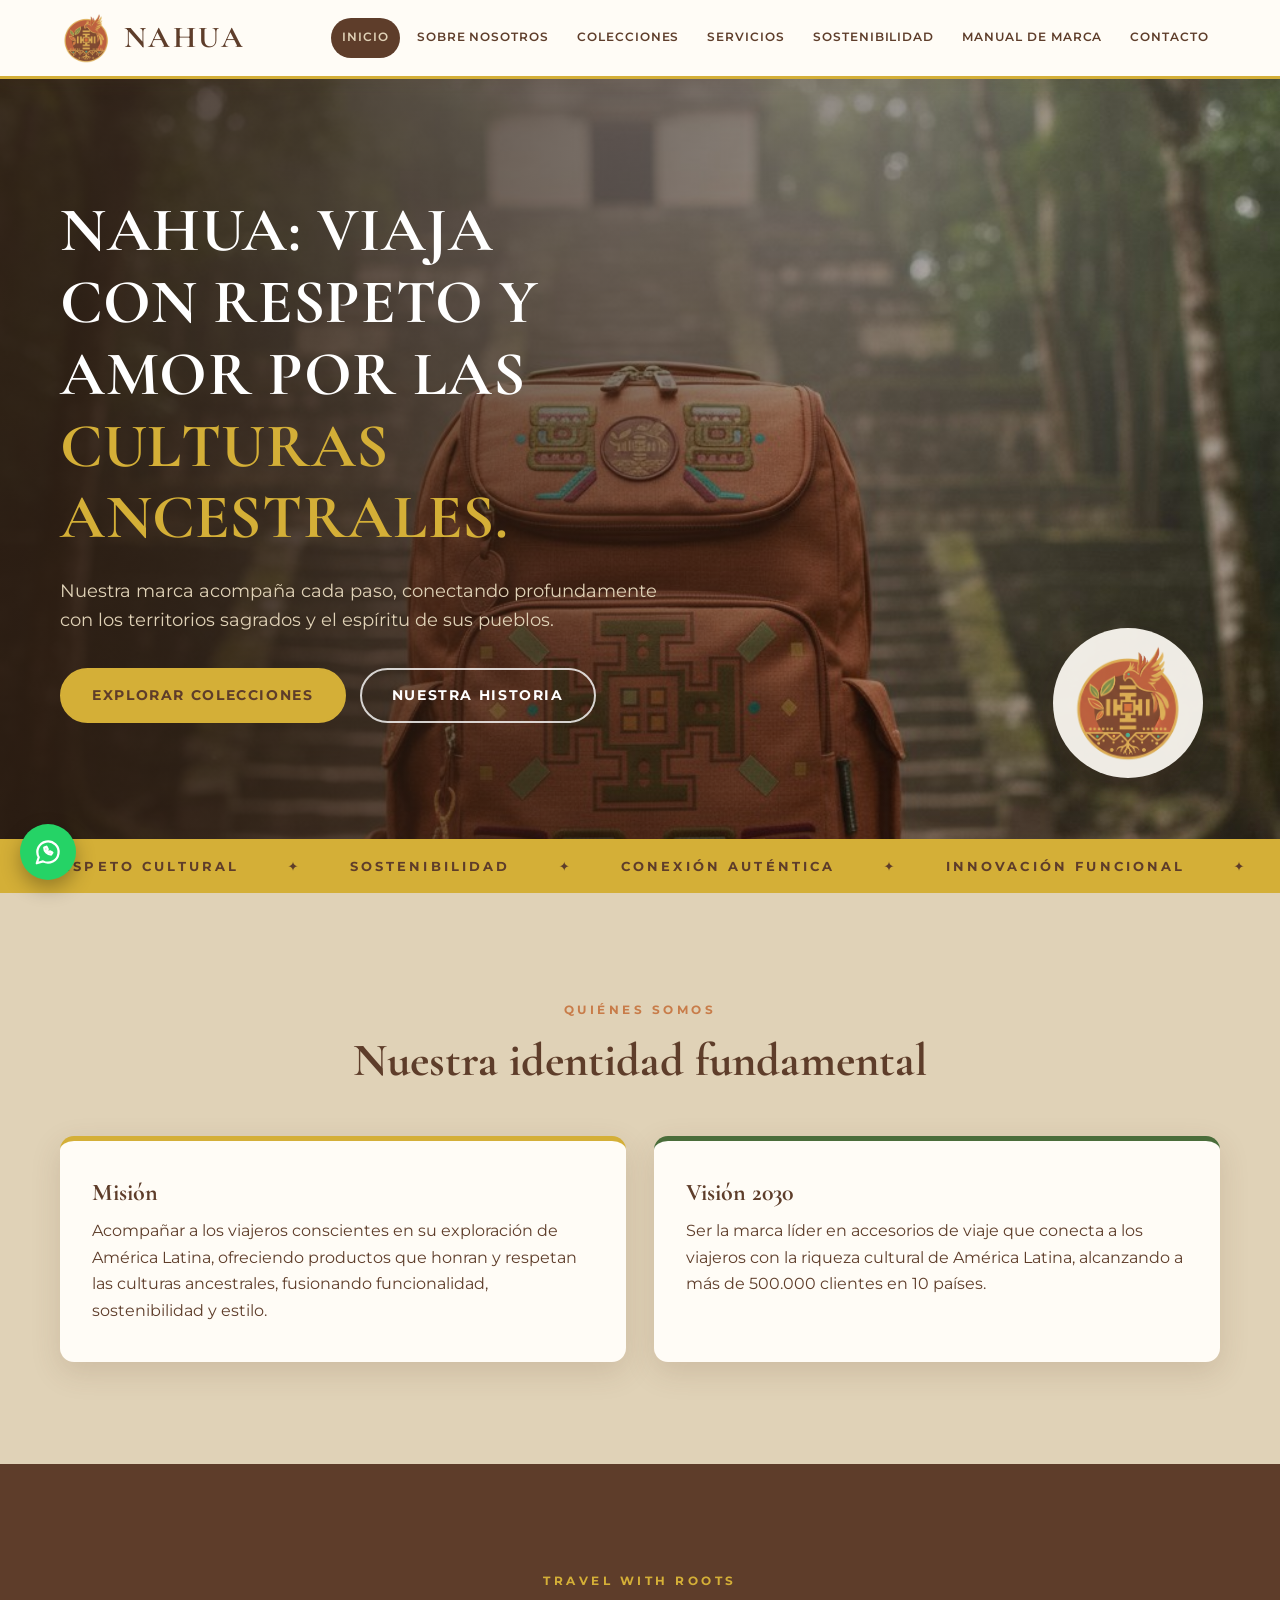
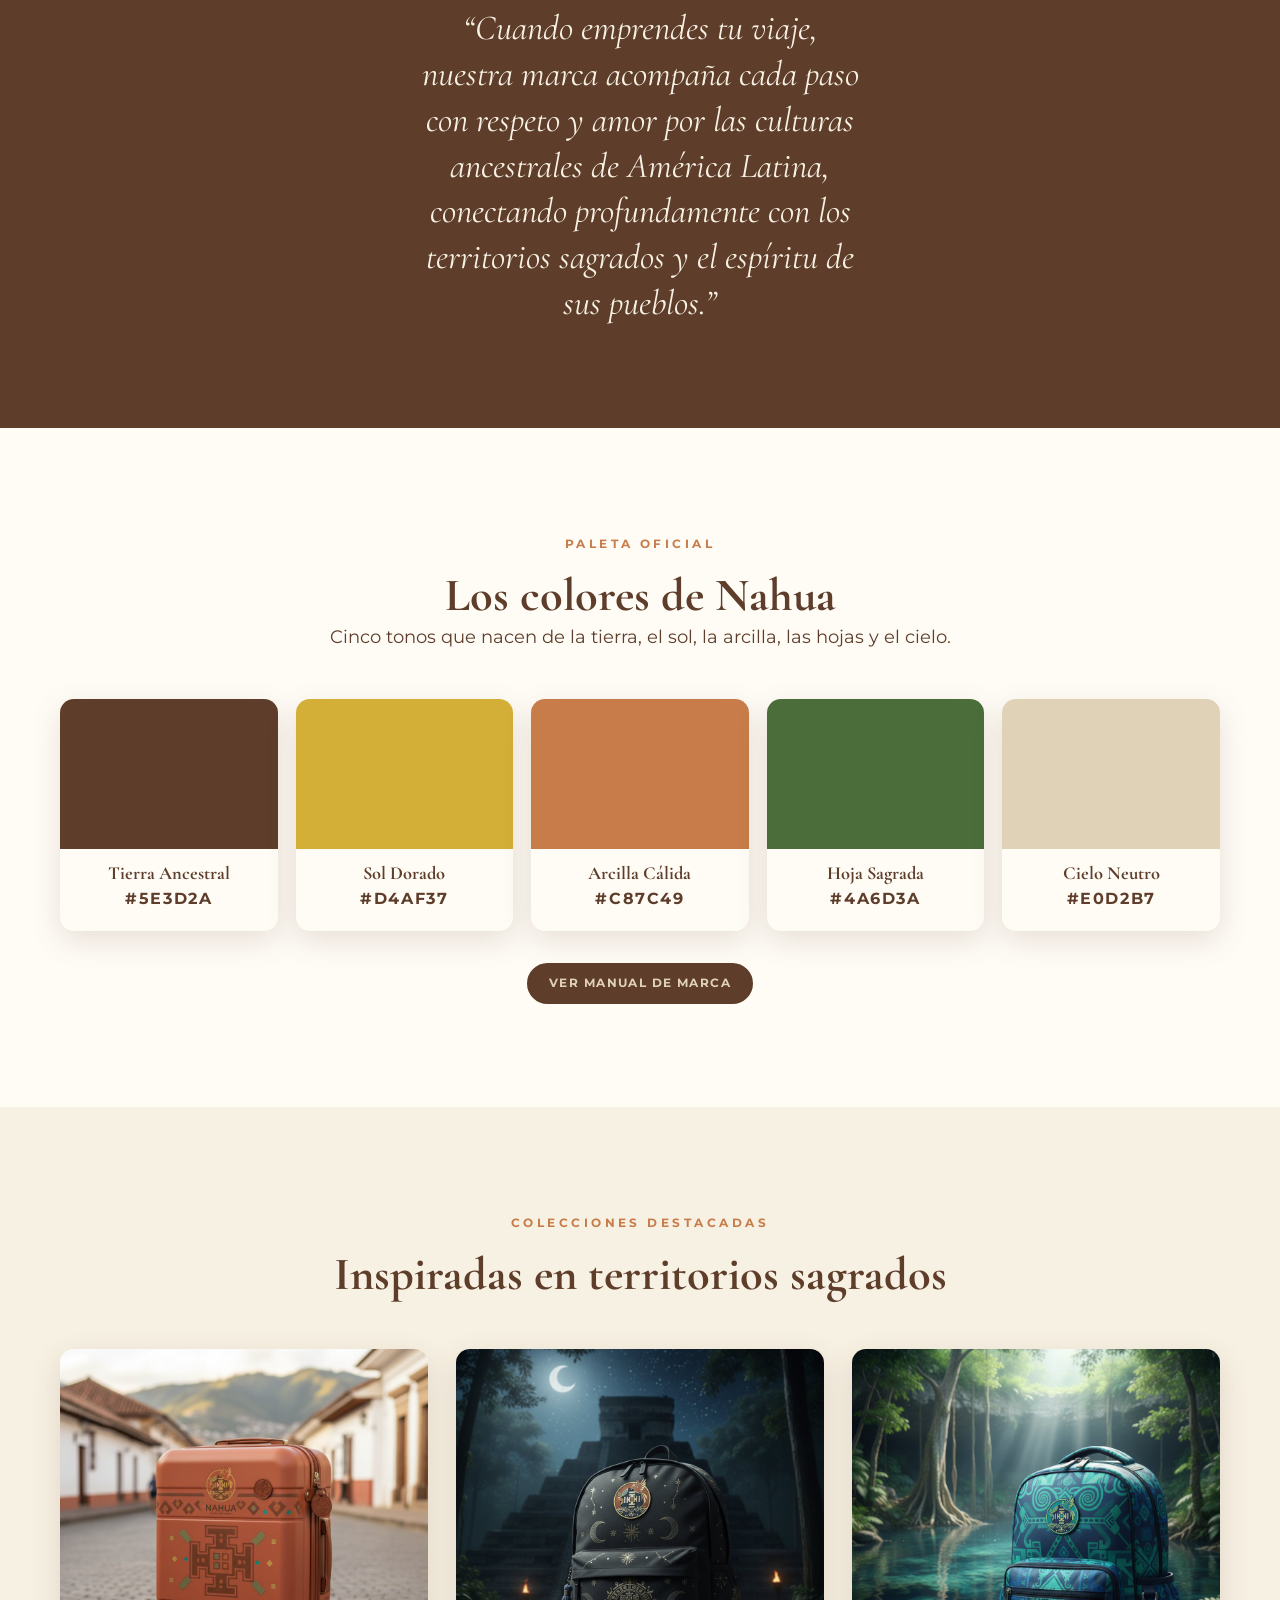
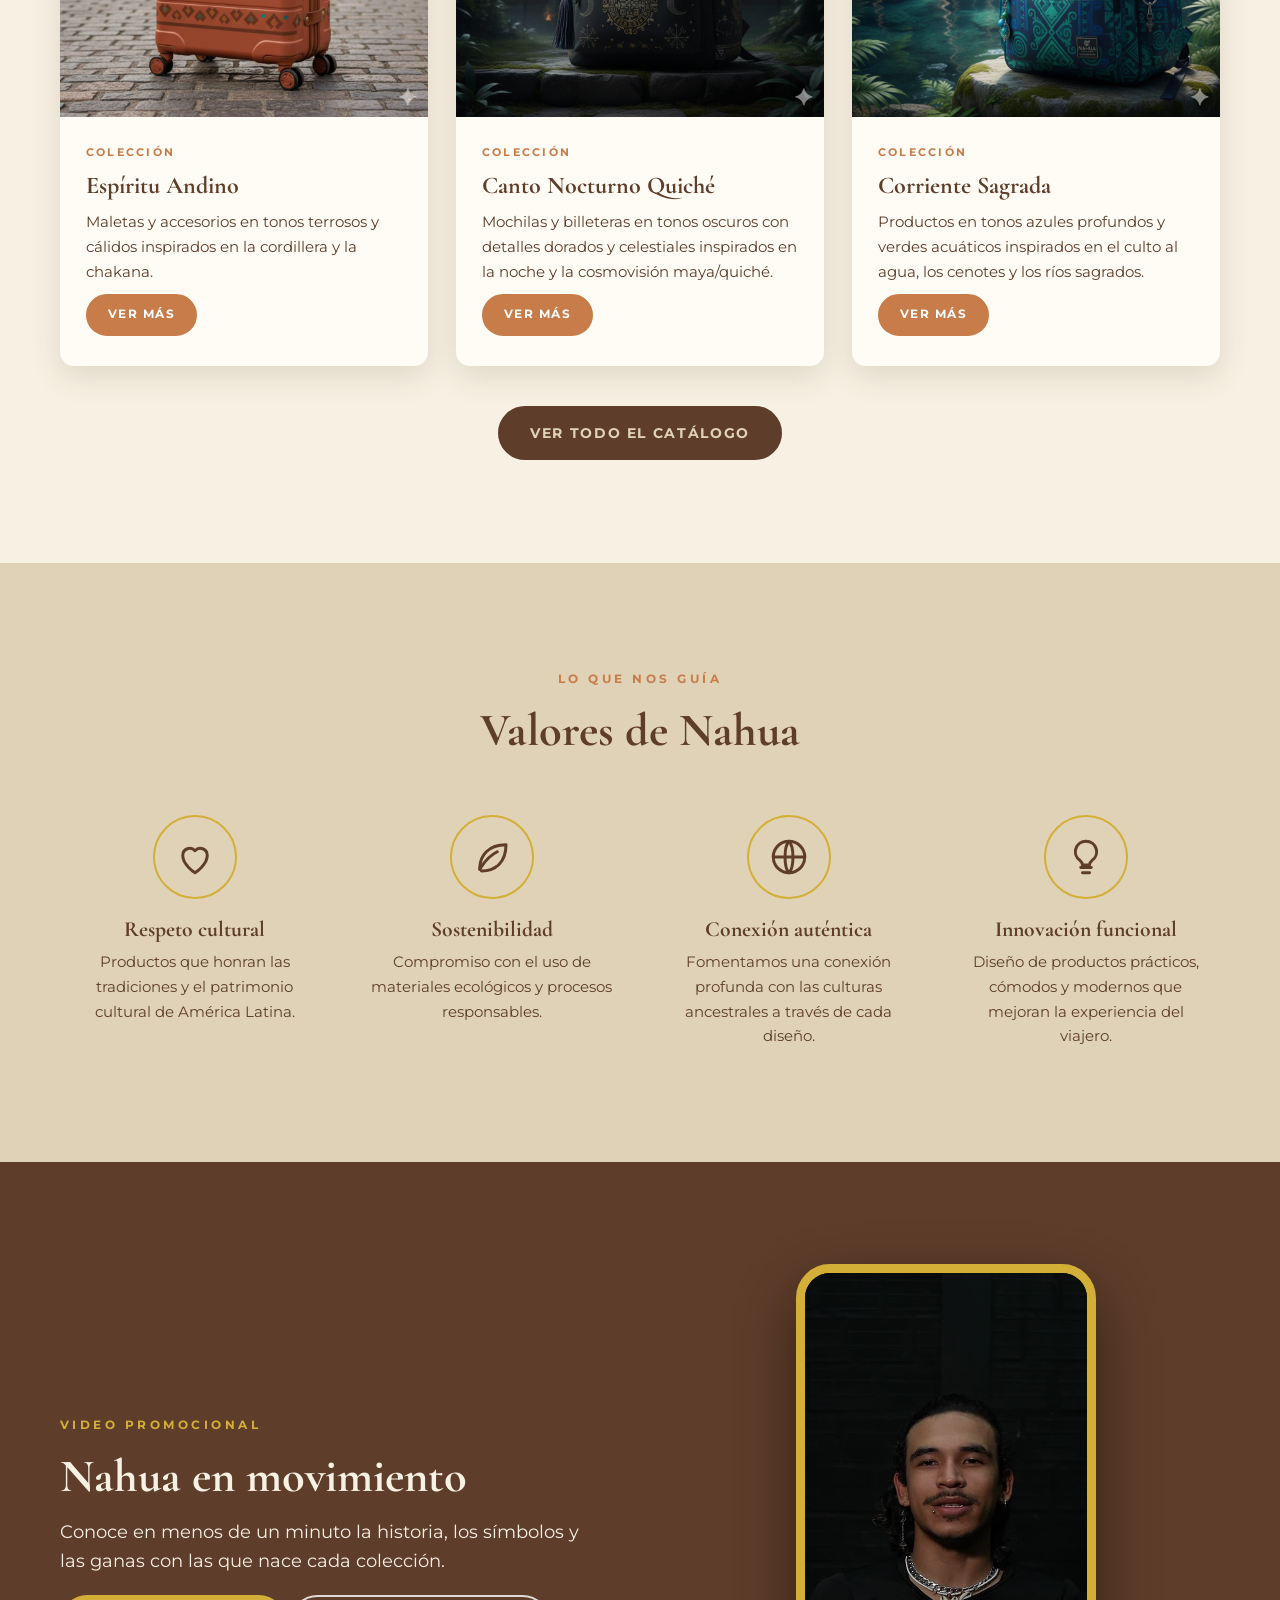
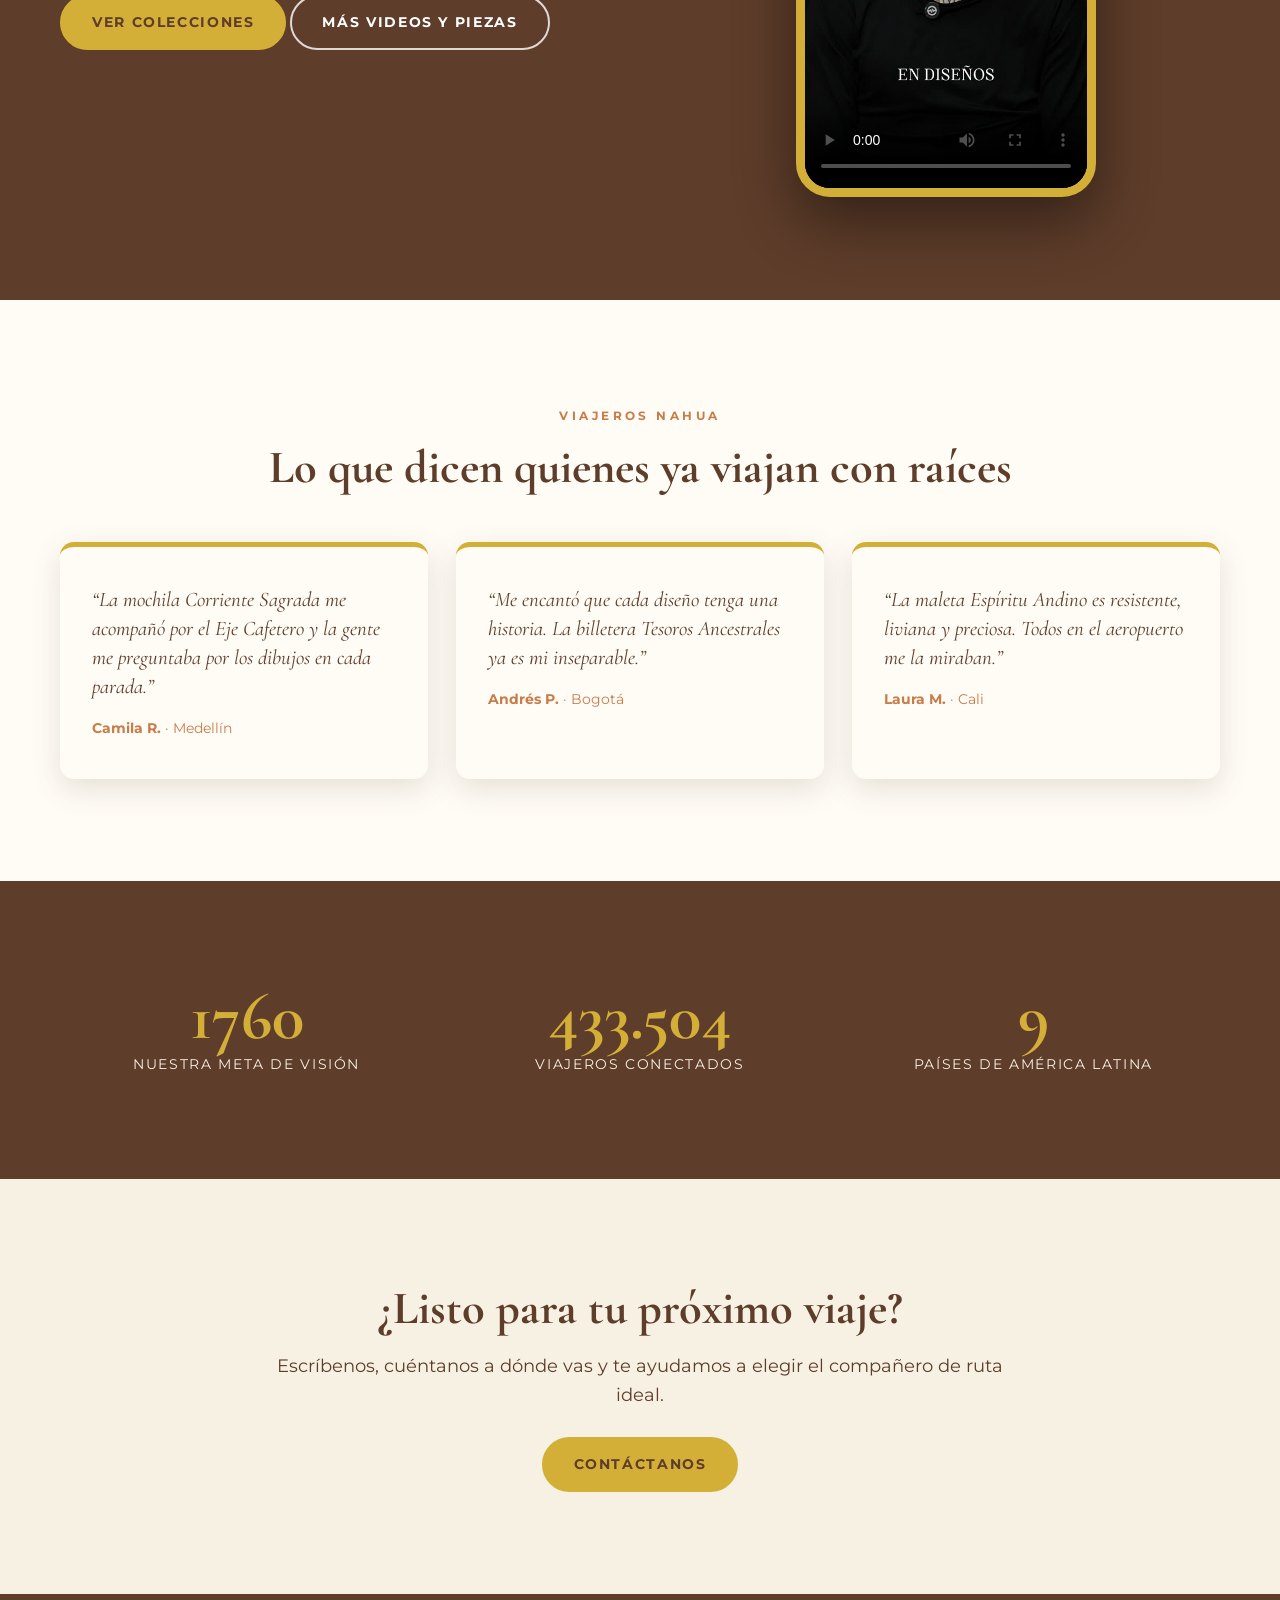
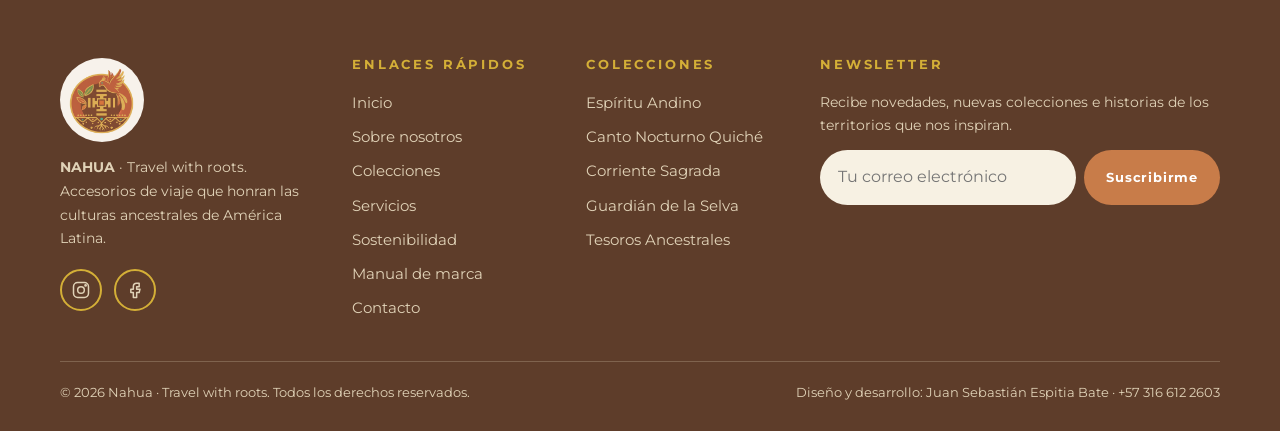
<file: index.html>
<!DOCTYPE html>
<html lang="es">
<head>
  <meta charset="UTF-8">
  <meta name="viewport" content="width=device-width, initial-scale=1.0">
  <title>Nahua · Travel with roots | Accesorios de viaje con raíces</title>
  <meta name="description" content="Nahua: accesorios de viaje que honran las culturas ancestrales de América Latina. Maletas, mochilas y billeteras con respeto, sostenibilidad y estilo.">
  <meta name="theme-color" content="#5E3D2A">
  <meta property="og:title" content="Nahua · Travel with roots | Accesorios de viaje con raíces">
  <meta property="og:description" content="Nahua: accesorios de viaje que honran las culturas ancestrales de América Latina. Maletas, mochilas y billeteras con respeto, sostenibilidad y estilo.">
  <meta property="og:image" content="imagenes/mochila-guardian-de-la-selva.jpg">
  <link rel="icon" href="imagenes/emblema-nahua.png" type="image/png">
  <link rel="preconnect" href="https://fonts.googleapis.com">
  <link rel="preconnect" href="https://fonts.gstatic.com" crossorigin>
  <link href="https://fonts.googleapis.com/css2?family=Cormorant+Garamond:ital,wght@0,500;0,700;1,500&family=Montserrat:wght@400;500;600;700&display=swap" rel="stylesheet">
  <link rel="stylesheet" href="css/styles.css">
</head>
<body>
<a class="skip-link" href="#contenido">Saltar al contenido</a>
<header class="site-header">
  <div class="container nav-wrap">
    <a class="brand" href="index.html" aria-label="Nahua, ir al inicio">
      <img src="imagenes/emblema-nahua.png" alt="" width="52" height="52">
      <span>NAHUA</span>
    </a>
    <input type="checkbox" id="nav-toggle" class="nav-toggle" aria-label="Abrir o cerrar el menú">
    <label for="nav-toggle" class="nav-burger" aria-hidden="true"><span></span><span></span><span></span></label>
    <nav class="main-nav" aria-label="Navegación principal">
      <ul>
        <li><a href="index.html" aria-current="page">Inicio</a></li>
        <li><a href="historia.html">Sobre nosotros</a></li>
        <li><a href="colecciones.html">Colecciones</a></li>
        <li><a href="servicios.html">Servicios</a></li>
        <li><a href="sostenibilidad.html">Sostenibilidad</a></li>
        <li><a href="marca.html">Manual de marca</a></li>
        <li><a href="contacto.html">Contacto</a></li>
      </ul>
    </nav>
  </div>
</header>
<main id="contenido">

<section class="hero" style="background-image: linear-gradient(90deg, rgba(43,27,17,.88) 0%, rgba(43,27,17,.55) 55%, rgba(43,27,17,.1) 100%), url('imagenes/mochila-guardian-de-la-selva.jpg')">
  <div class="container">
    <h1>Nahua: viaja con respeto y amor por las <em>culturas ancestrales.</em></h1>
    <p>Nuestra marca acompaña cada paso, conectando profundamente con los territorios sagrados y el espíritu de sus pueblos.</p>
    <div class="hero-actions">
      <a class="btn" href="colecciones.html">Explorar colecciones</a>
      <a class="btn btn--ghost" href="historia.html">Nuestra historia</a>
    </div>
  </div>
  <div class="hero-badge"><img src="imagenes/emblema-nahua.png" alt="Emblema de Nahua"></div>
</section>

<div class="ribbon" aria-hidden="true"><div class="ribbon-track">
  <span>Respeto cultural</span><span>Sostenibilidad</span><span>Conexión auténtica</span><span>Innovación funcional</span><span>Travel with roots</span>
  <span>Respeto cultural</span><span>Sostenibilidad</span><span>Conexión auténtica</span><span>Innovación funcional</span><span>Travel with roots</span>
</div></div>

<section class="section section--cielo">
  <div class="container">
    <div class="section-head center reveal">
      <span class="eyebrow">Quiénes somos</span>
      <h2>Nuestra identidad fundamental</h2>
    </div>
    <div class="grid-2">
      <article class="card reveal"><h3>Misión</h3><p>Acompañar a los viajeros conscientes en su exploración de América Latina, ofreciendo productos que honran y respetan las culturas ancestrales, fusionando funcionalidad, sostenibilidad y estilo.</p></article>
      <article class="card card--hoja reveal"><h3>Visión 2030</h3><p>Ser la marca líder en accesorios de viaje que conecta a los viajeros con la riqueza cultural de América Latina, alcanzando a más de 500.000 clientes en 10 países.</p></article>
    </div>
  </div>
</section>

<section class="section section--tierra center">
  <div class="container reveal">
    <span class="eyebrow">Travel with roots</span>
    <p class="quote">“Cuando emprendes tu viaje, nuestra marca acompaña cada paso con respeto y amor por las culturas ancestrales de América Latina, conectando profundamente con los territorios sagrados y el espíritu de sus pueblos.”</p>
  </div>
</section>

<section class="section section--papel">
  <div class="container">
    <div class="section-head center reveal">
      <span class="eyebrow">Paleta oficial</span>
      <h2>Los colores de Nahua</h2>
      <p class="lead">Cinco tonos que nacen de la tierra, el sol, la arcilla, las hojas y el cielo.</p>
    </div>
    <div class="swatches">
  <div class="swatch reveal"><div class="color" style="background:#5E3D2A"></div><div class="meta"><h3>Tierra Ancestral</h3><code>#5E3D2A</code></div></div>
  <div class="swatch reveal"><div class="color" style="background:#D4AF37"></div><div class="meta"><h3>Sol Dorado</h3><code>#D4AF37</code></div></div>
  <div class="swatch reveal"><div class="color" style="background:#C87C49"></div><div class="meta"><h3>Arcilla Cálida</h3><code>#C87C49</code></div></div>
  <div class="swatch reveal"><div class="color" style="background:#4A6D3A"></div><div class="meta"><h3>Hoja Sagrada</h3><code>#4A6D3A</code></div></div>
  <div class="swatch reveal"><div class="color" style="background:#E0D2B7"></div><div class="meta"><h3>Cielo Neutro</h3><code>#E0D2B7</code></div></div>
</div>
    <p class="center reveal" style="margin-top:32px"><a class="btn btn--dark btn--small" href="marca.html">Ver manual de marca</a></p>
  </div>
</section>

<section class="section">
  <div class="container">
    <div class="section-head center reveal">
      <span class="eyebrow">Colecciones destacadas</span>
      <h2>Inspiradas en territorios sagrados</h2>
    </div>
    <div class="collections">
    <article class="collection-card reveal">
      <figure><img src="imagenes/maleta-espiritu-andino.jpg" alt="Maleta de cabina Espíritu Andino de Nahua" loading="lazy" width="1024" height="1024"></figure>
      <div class="body"><span class="tag">Colección</span><h3>Espíritu Andino</h3><p>Maletas y accesorios en tonos terrosos y cálidos inspirados en la cordillera y la chakana.</p>
        <a class="btn btn--small" href="colecciones.html#p-maleta-espiritu-andino">Ver más</a></div>
    </article>
    <article class="collection-card reveal">
      <figure><img src="imagenes/mochila-canto-nocturno.jpg" alt="Mochila Canto Nocturno de Nahua" loading="lazy" width="1024" height="1024"></figure>
      <div class="body"><span class="tag">Colección</span><h3>Canto Nocturno Quiché</h3><p>Mochilas y billeteras en tonos oscuros con detalles dorados y celestiales inspirados en la noche y la cosmovisión maya/quiché.</p>
        <a class="btn btn--small" href="colecciones.html#p-mochila-canto-nocturno">Ver más</a></div>
    </article>
    <article class="collection-card reveal">
      <figure><img src="imagenes/mochila-corriente-sagrada.jpg" alt="Mochila Corriente Sagrada de Nahua" loading="lazy" width="1024" height="1024"></figure>
      <div class="body"><span class="tag">Colección</span><h3>Corriente Sagrada</h3><p>Productos en tonos azules profundos y verdes acuáticos inspirados en el culto al agua, los cenotes y los ríos sagrados.</p>
        <a class="btn btn--small" href="colecciones.html#p-mochila-corriente-sagrada">Ver más</a></div>
    </article>
    </div>
    <p class="center reveal" style="margin-top:40px"><a class="btn btn--dark" href="colecciones.html">Ver todo el catálogo</a></p>
  </div>
</section>

<section class="section section--cielo">
  <div class="container">
    <div class="section-head center reveal">
      <span class="eyebrow">Lo que nos guía</span>
      <h2>Valores de Nahua</h2>
    </div>
    <div class="grid-4">
  <div class="value reveal"><div class="value-icon"><svg viewBox="0 0 24 24" aria-hidden="true"><path d="M12 21s-7-4.4-7-10a4 4 0 0 1 7-2.6A4 4 0 0 1 19 11c0 5.6-7 10-7 10z"/></svg></div><h3>Respeto cultural</h3><p>Productos que honran las tradiciones y el patrimonio cultural de América Latina.</p></div>
  <div class="value reveal"><div class="value-icon"><svg viewBox="0 0 24 24" aria-hidden="true"><path d="M5 19c0-8 5-14 15-14 0 10-6 15-14 15"/><path d="M5 19c3-5 6-8 10-10"/></svg></div><h3>Sostenibilidad</h3><p>Compromiso con el uso de materiales ecológicos y procesos responsables.</p></div>
  <div class="value reveal"><div class="value-icon"><svg viewBox="0 0 24 24" aria-hidden="true"><circle cx="12" cy="12" r="9"/><path d="M3 12h18M12 3c3 3 3 15 0 18M12 3c-3 3-3 15 0 18"/></svg></div><h3>Conexión auténtica</h3><p>Fomentamos una conexión profunda con las culturas ancestrales a través de cada diseño.</p></div>
  <div class="value reveal"><div class="value-icon"><svg viewBox="0 0 24 24" aria-hidden="true"><path d="M9 18h6M10 21h4M12 3a6 6 0 0 0-3.5 10.9c.9.7 1.5 1.5 1.5 2.6h4c0-1.1.6-1.9 1.5-2.6A6 6 0 0 0 12 3z"/></svg></div><h3>Innovación funcional</h3><p>Diseño de productos prácticos, cómodos y modernos que mejoran la experiencia del viajero.</p></div>
</div>
  </div>
</section>

<section class="section section--tierra" id="video">
  <div class="container split">
    <div class="reveal">
      <span class="eyebrow">Video promocional</span>
      <h2>Nahua en movimiento</h2>
      <p class="lead" style="margin-top:14px">Conoce en menos de un minuto la historia, los símbolos y las ganas con las que nace cada colección.</p>
      <p style="margin-top:20px"><a class="btn" href="colecciones.html">Ver colecciones</a> <a class="btn btn--ghost" href="marca.html#sec-8">Más videos y piezas</a></p>
    </div>
    <div class="phone reveal">
        <video controls preload="metadata" playsinline poster="imagenes/video-portada.jpg" aria-label="Video promocional de Nahua">
          <source src="videos/nahua-corporativo.mp4" type="video/mp4">
          Tu navegador no puede reproducir el video. <a href="videos/nahua-corporativo.mp4">Descárgalo aquí</a>.
        </video>
      </div>
  </div>
</section>

<section class="section section--papel">
  <div class="container">
    <div class="section-head center reveal"><span class="eyebrow">Viajeros Nahua</span><h2>Lo que dicen quienes ya viajan con raíces</h2></div>
    <div class="grid-3">
      <figure class="card testimonial reveal"><blockquote>“La mochila Corriente Sagrada me acompañó por el Eje Cafetero y la gente me preguntaba por los dibujos en cada parada.”</blockquote><figcaption><strong>Camila R.</strong> · Medellín</figcaption></figure>
      <figure class="card testimonial reveal"><blockquote>“Me encantó que cada diseño tenga una historia. La billetera Tesoros Ancestrales ya es mi inseparable.”</blockquote><figcaption><strong>Andrés P.</strong> · Bogotá</figcaption></figure>
      <figure class="card testimonial reveal"><blockquote>“La maleta Espíritu Andino es resistente, liviana y preciosa. Todos en el aeropuerto me la miraban.”</blockquote><figcaption><strong>Laura M.</strong> · Cali</figcaption></figure>
    </div>
  </div>
</section>

<section class="section section--tierra">
  <div class="container">
    <div class="stats reveal">
      <div class="stat"><strong data-count="2030" data-nogroup="true">2030</strong><span>Nuestra meta de visión</span></div>
      <div class="stat"><strong data-count="500000">500.000</strong><span>Viajeros conectados</span></div>
      <div class="stat"><strong data-count="10">10</strong><span>Países de América Latina</span></div>
    </div>
  </div>
</section>

<section class="section center">
  <div class="container reveal">
    <h2>¿Listo para tu próximo viaje?</h2>
    <p class="lead" style="margin:16px auto 28px">Escríbenos, cuéntanos a dónde vas y te ayudamos a elegir el compañero de ruta ideal.</p>
    <a class="btn" href="contacto.html">Contáctanos</a>
  </div>
</section>
</main>
<footer class="site-footer">
  <div class="container footer-top">
    <div class="footer-brand">
      <img src="imagenes/emblema-nahua.png" alt="Emblema de Nahua" width="84" height="84">
      <p><strong>NAHUA</strong> · Travel with roots.<br>Accesorios de viaje que honran las culturas ancestrales de América Latina.</p>
      <div class="social">
        <a href="https://www.instagram.com/nahua320" target="_blank" rel="noopener" aria-label="Instagram de Nahua"><svg viewBox="0 0 24 24" aria-hidden="true"><rect x="3" y="3" width="18" height="18" rx="5"/><circle cx="12" cy="12" r="4"/><circle cx="17.5" cy="6.5" r=".8"/></svg></a>
        <a href="https://www.facebook.com/people/Sebasti%C3%A1n-Espitia/pfbid02vJPzgsaAKwEZNjMiyfqXMd2s1XmEH31hKfNzRWdk8hM3HJryQjZRbi3x5wxJ3XiCl/" target="_blank" rel="noopener" aria-label="Facebook de Nahua"><svg viewBox="0 0 24 24" aria-hidden="true"><path d="M14 8h3V4h-3a4 4 0 0 0-4 4v3H7v4h3v6h4v-6h3l1-4h-4V8z"/></svg></a>
      </div>
    </div>
    <div>
      <h4>Enlaces rápidos</h4>
      <ul>
        <li><a href="index.html">Inicio</a></li>
        <li><a href="historia.html">Sobre nosotros</a></li>
        <li><a href="colecciones.html">Colecciones</a></li>
        <li><a href="servicios.html">Servicios</a></li>
        <li><a href="sostenibilidad.html">Sostenibilidad</a></li>
        <li><a href="marca.html">Manual de marca</a></li>
        <li><a href="contacto.html">Contacto</a></li>
      </ul>
    </div>
    <div>
      <h4>Colecciones</h4>
      <ul>
        <li><a href="colecciones.html#p-maleta-espiritu-andino">Espíritu Andino</a></li>
        <li><a href="colecciones.html#p-mochila-canto-nocturno">Canto Nocturno Quiché</a></li>
        <li><a href="colecciones.html#p-mochila-corriente-sagrada">Corriente Sagrada</a></li>
        <li><a href="colecciones.html#p-mochila-guardian-de-la-selva">Guardián de la Selva</a></li>
        <li><a href="colecciones.html#p-billetera-tesoros-ancestrales">Tesoros Ancestrales</a></li>
      </ul>
    </div>
    <div>
      <h4>Newsletter</h4>
      <p style="font-size:.9rem">Recibe novedades, nuevas colecciones e historias de los territorios que nos inspiran.</p>
      <form class="newsletter" data-form data-endpoint="" data-ok="¡Gracias por suscribirte!" action="mailto:juansebastianespitiabate@gmail.com?subject=Suscripci%C3%B3n%20al%20newsletter" method="post" enctype="text/plain">
        <label for="nl-email" class="sr" style="position:absolute;left:-999px">Correo electrónico</label>
        <input id="nl-email" type="email" name="correo" placeholder="Tu correo electrónico" required autocomplete="email">
        <button type="submit">Suscribirme</button>
      </form>
      <p class="form-status" role="status" aria-live="polite" style="margin-top:8px"></p>
    </div>
  </div>
  <div class="container footer-bottom">
    <span>&copy; 2026 Nahua · Travel with roots. Todos los derechos reservados.</span>
    <span>Diseño y desarrollo: Juan Sebastián Espitia Bate · +57 316 612 2603</span>
  </div>
</footer>
<a class="wa-float" href="https://wa.me/573166122603?text=Hola%20Nahua%2C%20quiero%20conocer%20m%C3%A1s%20sobre%20sus%20productos" target="_blank" rel="noopener" aria-label="Escríbenos por WhatsApp"><svg viewBox="0 0 24 24" aria-hidden="true"><path d="M3 21l1.6-4.8A8.5 8.5 0 1 1 8 19.5L3 21z"/><path d="M9 8.5c0 3 2.5 5.5 5.5 5.5l1-1.5-2-1-.8.7a3.5 3.5 0 0 1-1.6-1.6l.7-.8-1-2L9 8.5z"/></svg></a>
<script src="js/main.js" defer></script>
</body>
</html>
</file>
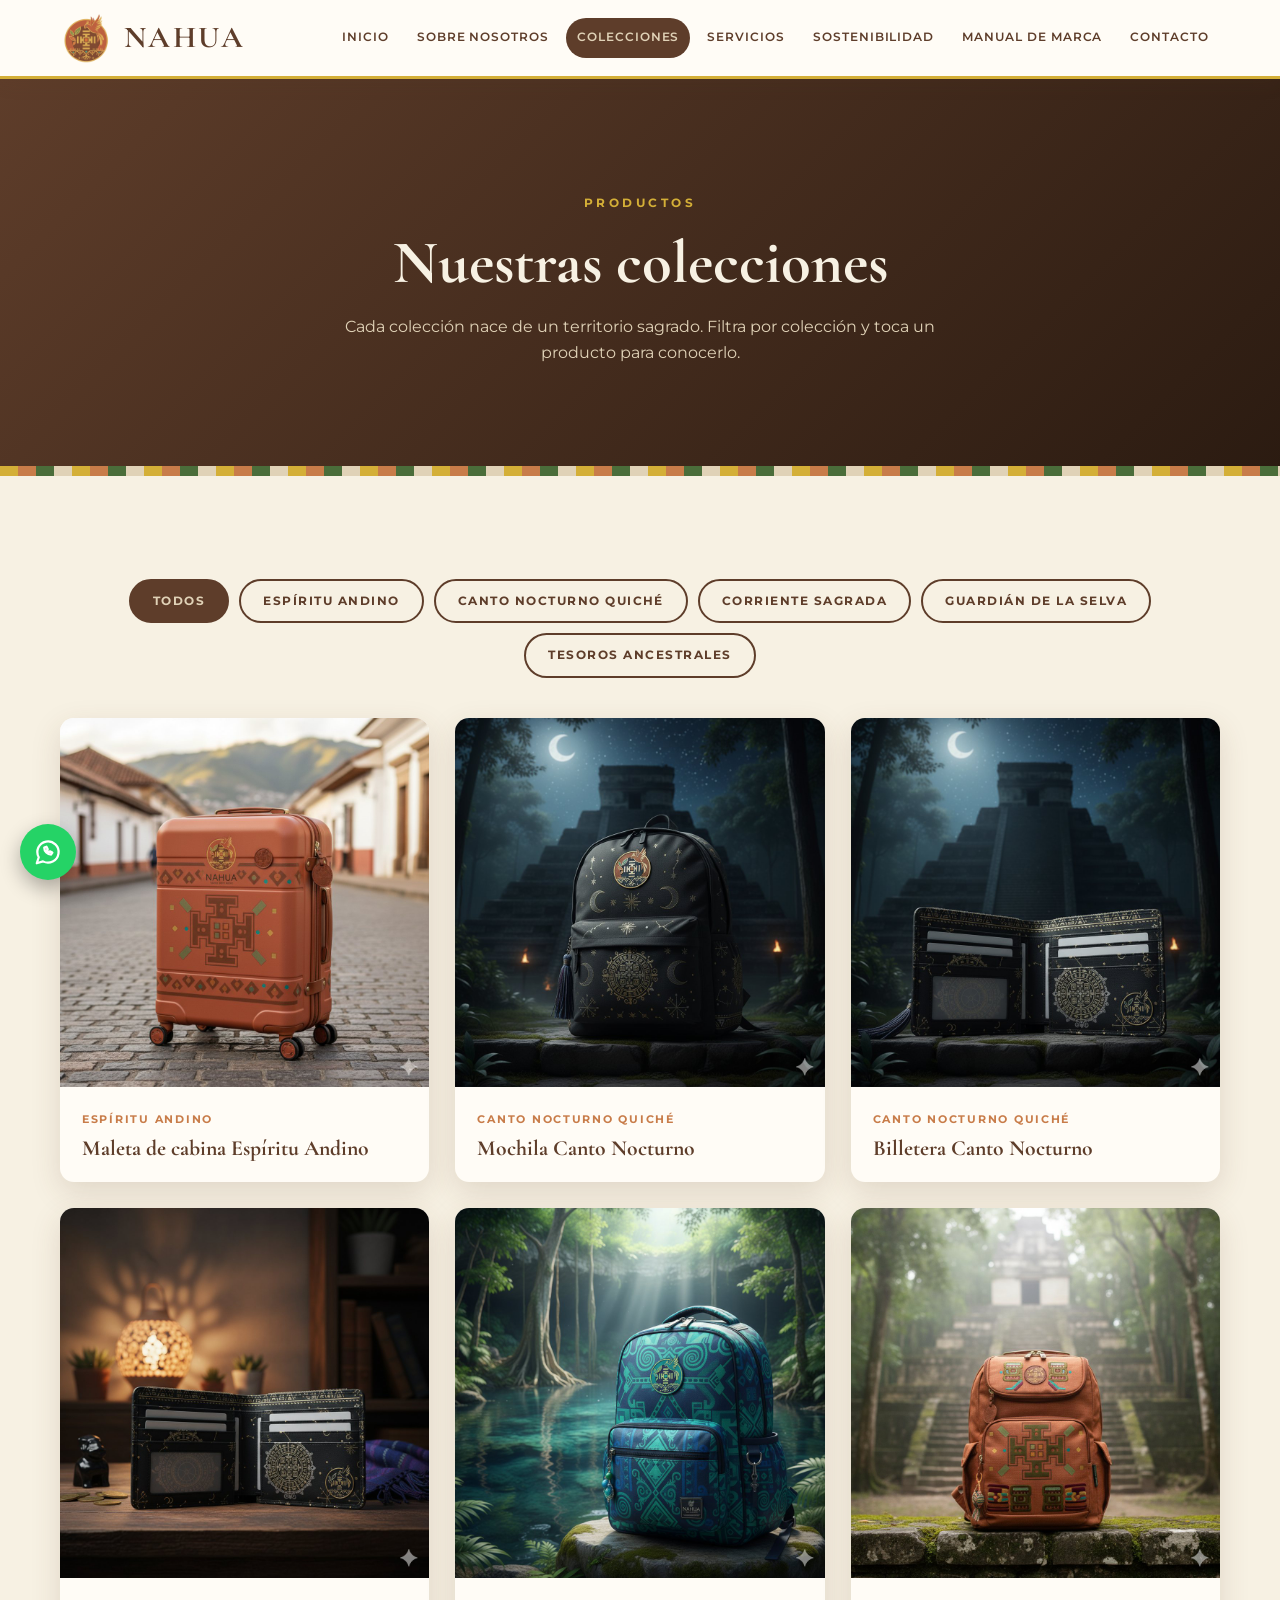
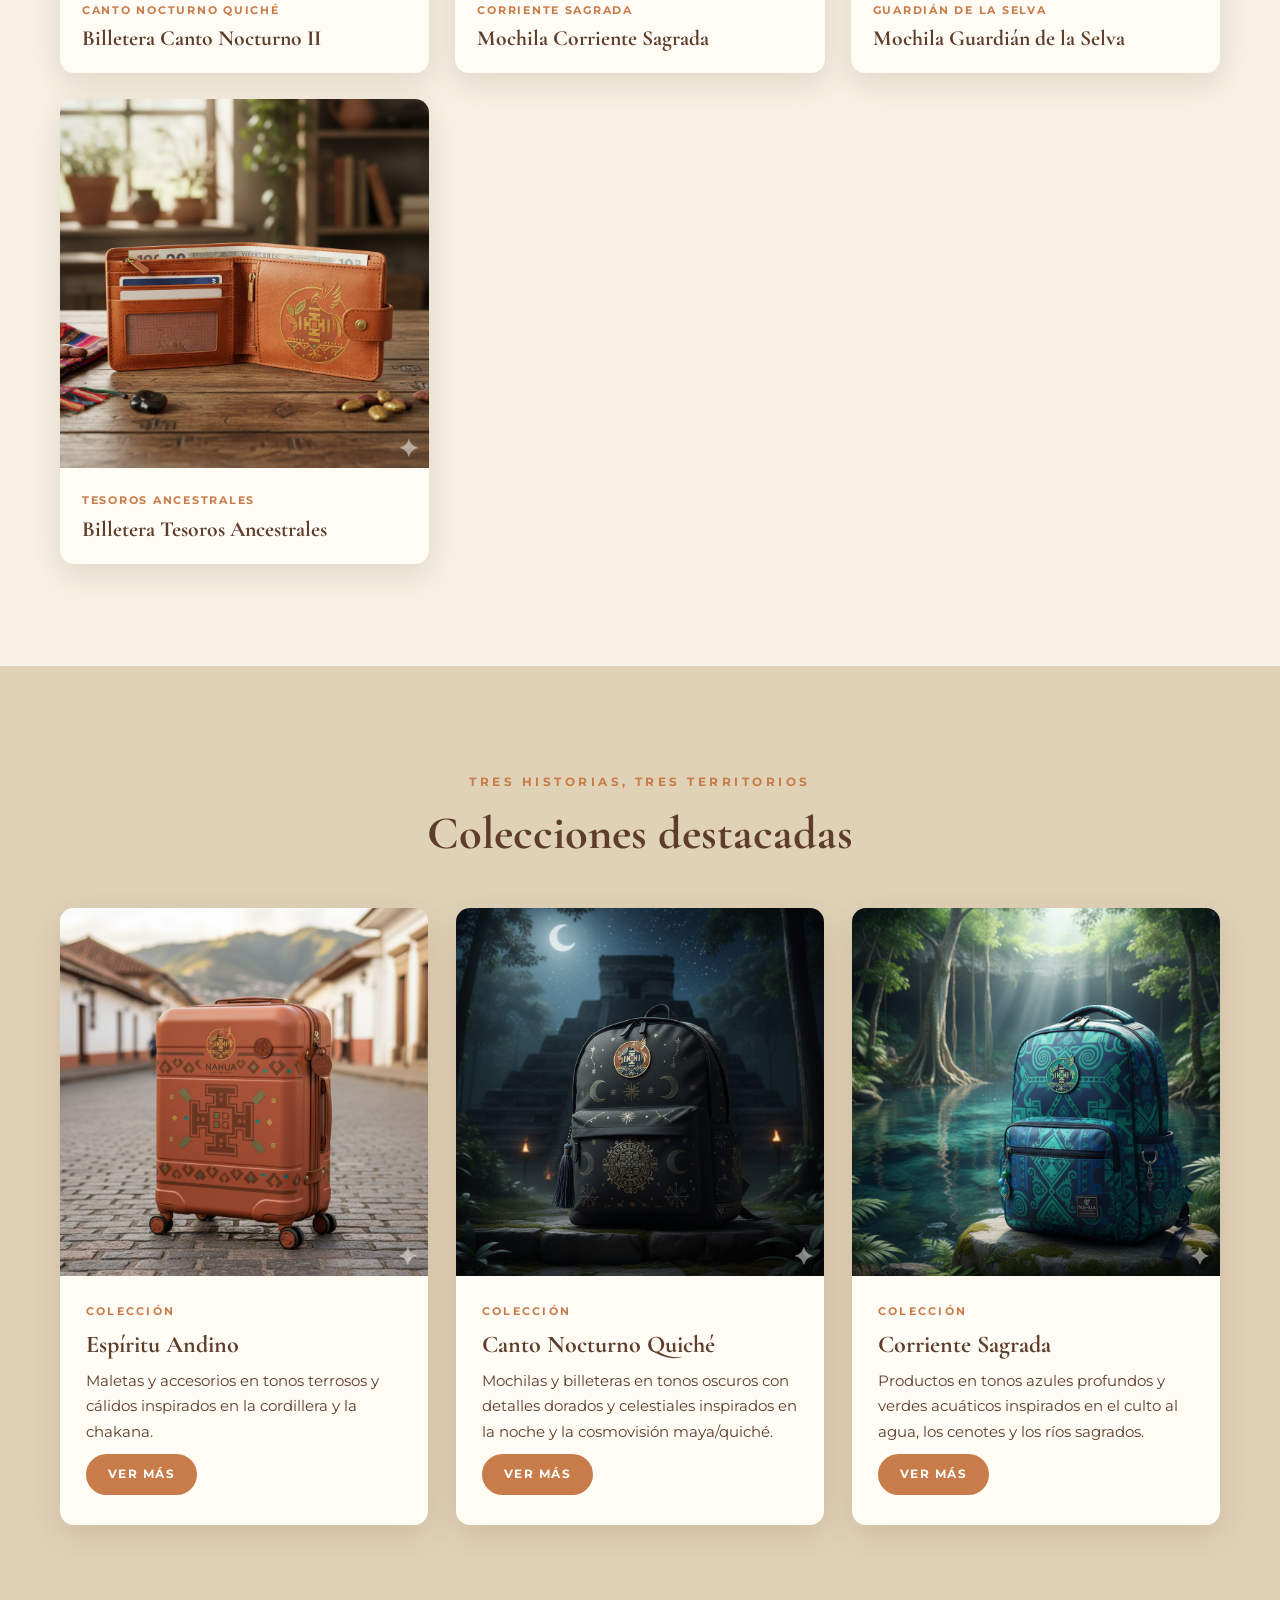
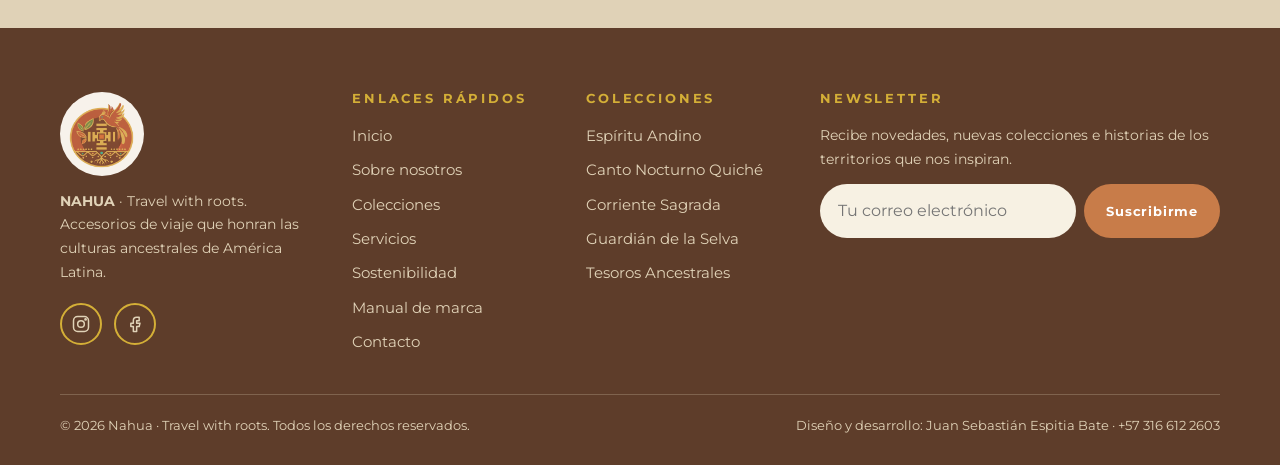
<file: colecciones.html>
<!DOCTYPE html>
<html lang="es">
<head>
  <meta charset="UTF-8">
  <meta name="viewport" content="width=device-width, initial-scale=1.0">
  <title>Colecciones | Nahua</title>
  <meta name="description" content="Catálogo de maletas, mochilas y billeteras Nahua: Espíritu Andino, Canto Nocturno Quiché, Corriente Sagrada y más.">
  <meta name="theme-color" content="#5E3D2A">
  <meta property="og:title" content="Colecciones | Nahua">
  <meta property="og:description" content="Catálogo de maletas, mochilas y billeteras Nahua: Espíritu Andino, Canto Nocturno Quiché, Corriente Sagrada y más.">
  <meta property="og:image" content="imagenes/mochila-guardian-de-la-selva.jpg">
  <link rel="icon" href="imagenes/emblema-nahua.png" type="image/png">
  <link rel="preconnect" href="https://fonts.googleapis.com">
  <link rel="preconnect" href="https://fonts.gstatic.com" crossorigin>
  <link href="https://fonts.googleapis.com/css2?family=Cormorant+Garamond:ital,wght@0,500;0,700;1,500&family=Montserrat:wght@400;500;600;700&display=swap" rel="stylesheet">
  <link rel="stylesheet" href="css/styles.css">
</head>
<body>
<a class="skip-link" href="#contenido">Saltar al contenido</a>
<header class="site-header">
  <div class="container nav-wrap">
    <a class="brand" href="index.html" aria-label="Nahua, ir al inicio">
      <img src="imagenes/emblema-nahua.png" alt="" width="52" height="52">
      <span>NAHUA</span>
    </a>
    <input type="checkbox" id="nav-toggle" class="nav-toggle" aria-label="Abrir o cerrar el menú">
    <label for="nav-toggle" class="nav-burger" aria-hidden="true"><span></span><span></span><span></span></label>
    <nav class="main-nav" aria-label="Navegación principal">
      <ul>
        <li><a href="index.html">Inicio</a></li>
        <li><a href="historia.html">Sobre nosotros</a></li>
        <li><a href="colecciones.html" aria-current="page">Colecciones</a></li>
        <li><a href="servicios.html">Servicios</a></li>
        <li><a href="sostenibilidad.html">Sostenibilidad</a></li>
        <li><a href="marca.html">Manual de marca</a></li>
        <li><a href="contacto.html">Contacto</a></li>
      </ul>
    </nav>
  </div>
</header>
<main id="contenido">
<section class="page-hero">
  <div class="container">
    <span class="eyebrow">Productos</span>
    <h1>Nuestras colecciones</h1>
    <p>Cada colección nace de un territorio sagrado. Filtra por colección y toca un producto para conocerlo.</p>
  </div>
</section>

<section class="section" id="catalogo">
  <div class="container">
    <input class="filter-radio" type="radio" name="filtro" id="f-all" checked>
    <input class="filter-radio" type="radio" name="filtro" id="f-andino">
    <input class="filter-radio" type="radio" name="filtro" id="f-quiche">
    <input class="filter-radio" type="radio" name="filtro" id="f-corriente">
    <input class="filter-radio" type="radio" name="filtro" id="f-selva">
    <input class="filter-radio" type="radio" name="filtro" id="f-tesoros">
    <div class="chips" role="group" aria-label="Filtrar por colección">
      <label for="f-all">Todos</label>
      <label for="f-andino">Espíritu Andino</label>
      <label for="f-quiche">Canto Nocturno Quiché</label>
      <label for="f-corriente">Corriente Sagrada</label>
      <label for="f-selva">Guardián de la Selva</label>
      <label for="f-tesoros">Tesoros Ancestrales</label>
    </div>
    <div class="products">
      <a class="product reveal" data-col="andino" href="#p-maleta-espiritu-andino">
        <figure><img src="imagenes/maleta-espiritu-andino.jpg" alt="Maleta de cabina Espíritu Andino de Nahua en color arcilla con chakana, sobre una calle empedrada" loading="lazy" width="1024" height="1024"></figure>
        <div class="info"><small>Espíritu Andino</small><h3>Maleta de cabina Espíritu Andino</h3></div>
      </a>
      <a class="product reveal" data-col="quiche" href="#p-mochila-canto-nocturno">
        <figure><img src="imagenes/mochila-canto-nocturno.jpg" alt="Mochila negra Canto Nocturno con bordados dorados de lunas y estrellas frente a una pirámide de noche" loading="lazy" width="1024" height="1024"></figure>
        <div class="info"><small>Canto Nocturno Quiché</small><h3>Mochila Canto Nocturno</h3></div>
      </a>
      <a class="product reveal" data-col="quiche" href="#p-billetera-canto-nocturno">
        <figure><img src="imagenes/billetera-canto-nocturno.jpg" alt="Billetera Canto Nocturno de Nahua con detalles dorados" loading="lazy" width="1024" height="1024"></figure>
        <div class="info"><small>Canto Nocturno Quiché</small><h3>Billetera Canto Nocturno</h3></div>
      </a>
      <a class="product reveal" data-col="quiche" href="#p-billetera-canto-nocturno-2">
        <figure><img src="imagenes/billetera-canto-nocturno-2.jpg" alt="Segunda versión de la billetera Canto Nocturno de Nahua" loading="lazy" width="1024" height="1024"></figure>
        <div class="info"><small>Canto Nocturno Quiché</small><h3>Billetera Canto Nocturno II</h3></div>
      </a>
      <a class="product reveal" data-col="corriente" href="#p-mochila-corriente-sagrada">
        <figure><img src="imagenes/mochila-corriente-sagrada.jpg" alt="Mochila Corriente Sagrada en azules y verdes con patrones ancestrales" loading="lazy" width="1024" height="1024"></figure>
        <div class="info"><small>Corriente Sagrada</small><h3>Mochila Corriente Sagrada</h3></div>
      </a>
      <a class="product reveal" data-col="selva" href="#p-mochila-guardian-de-la-selva">
        <figure><img src="imagenes/mochila-guardian-de-la-selva.jpg" alt="Mochila arcilla Guardián de la Selva con bordados geométricos frente a un templo en la selva" loading="lazy" width="1024" height="1024"></figure>
        <div class="info"><small>Guardián de la Selva</small><h3>Mochila Guardián de la Selva</h3></div>
      </a>
      <a class="product reveal" data-col="tesoros" href="#p-billetera-tesoros-ancestrales">
        <figure><img src="imagenes/billetera-tesoros-ancestrales.jpg" alt="Billetera Tesoros Ancestrales de Nahua abierta, con el emblema dorado, sobre una mesa de madera" loading="lazy" width="1024" height="1024"></figure>
        <div class="info"><small>Tesoros Ancestrales</small><h3>Billetera Tesoros Ancestrales</h3></div>
      </a>
    </div>
  </div>
</section>

<section class="section section--cielo">
  <div class="container">
    <div class="section-head center reveal"><span class="eyebrow">Tres historias, tres territorios</span><h2>Colecciones destacadas</h2></div>
    <div class="collections">
    <article class="collection-card reveal">
      <figure><img src="imagenes/maleta-espiritu-andino.jpg" alt="Maleta de cabina Espíritu Andino de Nahua" loading="lazy" width="1024" height="1024"></figure>
      <div class="body"><span class="tag">Colección</span><h3>Espíritu Andino</h3><p>Maletas y accesorios en tonos terrosos y cálidos inspirados en la cordillera y la chakana.</p>
        <a class="btn btn--small" href="colecciones.html#p-maleta-espiritu-andino">Ver más</a></div>
    </article>
    <article class="collection-card reveal">
      <figure><img src="imagenes/mochila-canto-nocturno.jpg" alt="Mochila Canto Nocturno de Nahua" loading="lazy" width="1024" height="1024"></figure>
      <div class="body"><span class="tag">Colección</span><h3>Canto Nocturno Quiché</h3><p>Mochilas y billeteras en tonos oscuros con detalles dorados y celestiales inspirados en la noche y la cosmovisión maya/quiché.</p>
        <a class="btn btn--small" href="colecciones.html#p-mochila-canto-nocturno">Ver más</a></div>
    </article>
    <article class="collection-card reveal">
      <figure><img src="imagenes/mochila-corriente-sagrada.jpg" alt="Mochila Corriente Sagrada de Nahua" loading="lazy" width="1024" height="1024"></figure>
      <div class="body"><span class="tag">Colección</span><h3>Corriente Sagrada</h3><p>Productos en tonos azules profundos y verdes acuáticos inspirados en el culto al agua, los cenotes y los ríos sagrados.</p>
        <a class="btn btn--small" href="colecciones.html#p-mochila-corriente-sagrada">Ver más</a></div>
    </article>
    </div>
  </div>
</section>

<div class="lightbox" id="p-maleta-espiritu-andino" role="dialog" aria-label="Maleta de cabina Espíritu Andino">
  <div class="lightbox-box">
    <a class="lightbox-close" href="#catalogo" aria-label="Cerrar">&times;</a>
    <img src="imagenes/maleta-espiritu-andino.jpg" alt="Maleta de cabina Espíritu Andino de Nahua en color arcilla con chakana, sobre una calle empedrada" loading="lazy">
    <div class="lightbox-text">
      <span class="eyebrow" style="margin:0">Colección Espíritu Andino</span>
      <h2 style="font-size:2.2rem">Maleta de cabina Espíritu Andino</h2>
      <p>Una maleta de cabina en tono arcilla con la chakana al centro, pensada para recorrer calles empedradas y ciudades de montaña.</p>
      <p class="price">Desde $489.000 COP</p>
      <dl class="specs"><div><dt>Material</dt><dd>Carcasa rígida de policarbonato reciclado</dd></div><div><dt>Medidas</dt><dd>55 × 38 × 23 cm (cabina)</dd></div><div><dt>Capacidad</dt><dd>38 litros</dd></div><div><dt>Peso</dt><dd>3,1 kg</dd></div><div><dt>Extras</dt><dd>4 ruedas giratorias 360° y candado TSA</dd></div><div><dt>Color</dt><dd>Arcilla Cálida con chakana en relieve</dd></div></dl>
      <div class="lb-actions">
        <a class="btn btn--small" href="https://wa.me/573166122603?text=Hola%20Nahua%2C%20me%20interesa%20Maleta%20de%20cabina%20Espíritu%20Andino" target="_blank" rel="noopener">Pedir por WhatsApp</a>
        <a class="btn btn--dark btn--small" href="contacto.html#formulario">Consultar</a>
      </div>
    </div>
  </div>
</div>
<div class="lightbox" id="p-mochila-canto-nocturno" role="dialog" aria-label="Mochila Canto Nocturno">
  <div class="lightbox-box">
    <a class="lightbox-close" href="#catalogo" aria-label="Cerrar">&times;</a>
    <img src="imagenes/mochila-canto-nocturno.jpg" alt="Mochila negra Canto Nocturno con bordados dorados de lunas y estrellas frente a una pirámide de noche" loading="lazy">
    <div class="lightbox-text">
      <span class="eyebrow" style="margin:0">Colección Canto Nocturno Quiché</span>
      <h2 style="font-size:2.2rem">Mochila Canto Nocturno</h2>
      <p>Mochila oscura bordada en dorado con lunas, constelaciones y un mandala central, inspirada en la noche y la cosmovisión maya/quiché.</p>
      <p class="price">Desde $259.000 COP</p>
      <dl class="specs"><div><dt>Material</dt><dd>Lona de algodón orgánico negra</dd></div><div><dt>Medidas</dt><dd>42 × 30 × 16 cm</dd></div><div><dt>Capacidad</dt><dd>24 litros</dd></div><div><dt>Detalles</dt><dd>Bordado dorado de lunas y constelaciones</dd></div><div><dt>Extras</dt><dd>Bolsillo acolchado para portátil de 15 pulgadas</dd></div><div><dt>Color</dt><dd>Negro noche con hilo dorado</dd></div></dl>
      <div class="lb-actions">
        <a class="btn btn--small" href="https://wa.me/573166122603?text=Hola%20Nahua%2C%20me%20interesa%20Mochila%20Canto%20Nocturno" target="_blank" rel="noopener">Pedir por WhatsApp</a>
        <a class="btn btn--dark btn--small" href="contacto.html#formulario">Consultar</a>
      </div>
    </div>
  </div>
</div>
<div class="lightbox" id="p-billetera-canto-nocturno" role="dialog" aria-label="Billetera Canto Nocturno">
  <div class="lightbox-box">
    <a class="lightbox-close" href="#catalogo" aria-label="Cerrar">&times;</a>
    <img src="imagenes/billetera-canto-nocturno.jpg" alt="Billetera Canto Nocturno de Nahua con detalles dorados" loading="lazy">
    <div class="lightbox-text">
      <span class="eyebrow" style="margin:0">Colección Canto Nocturno Quiché</span>
      <h2 style="font-size:2.2rem">Billetera Canto Nocturno</h2>
      <p>Billetera en tonos oscuros con detalles dorados que acompaña a la mochila de la colección.</p>
      <p class="price">Desde $89.000 COP</p>
      <dl class="specs"><div><dt>Material</dt><dd>Cuero curtido vegetal</dd></div><div><dt>Medidas</dt><dd>11 × 9 cm cerrada</dd></div><div><dt>Capacidad</dt><dd>8 tarjetas y billetes</dd></div><div><dt>Detalles</dt><dd>Mandala dorado grabado</dd></div><div><dt>Color</dt><dd>Negro con detalles dorados</dd></div></dl>
      <div class="lb-actions">
        <a class="btn btn--small" href="https://wa.me/573166122603?text=Hola%20Nahua%2C%20me%20interesa%20Billetera%20Canto%20Nocturno" target="_blank" rel="noopener">Pedir por WhatsApp</a>
        <a class="btn btn--dark btn--small" href="contacto.html#formulario">Consultar</a>
      </div>
    </div>
  </div>
</div>
<div class="lightbox" id="p-billetera-canto-nocturno-2" role="dialog" aria-label="Billetera Canto Nocturno II">
  <div class="lightbox-box">
    <a class="lightbox-close" href="#catalogo" aria-label="Cerrar">&times;</a>
    <img src="imagenes/billetera-canto-nocturno-2.jpg" alt="Segunda versión de la billetera Canto Nocturno de Nahua" loading="lazy">
    <div class="lightbox-text">
      <span class="eyebrow" style="margin:0">Colección Canto Nocturno Quiché</span>
      <h2 style="font-size:2.2rem">Billetera Canto Nocturno II</h2>
      <p>Una segunda versión de la billetera nocturna, con el emblema Nahua y acabados dorados.</p>
      <p class="price">Desde $99.000 COP</p>
      <dl class="specs"><div><dt>Material</dt><dd>Cuero curtido vegetal</dd></div><div><dt>Medidas</dt><dd>12 × 10 cm cerrada</dd></div><div><dt>Capacidad</dt><dd>10 tarjetas, billetes y monedas</dd></div><div><dt>Detalles</dt><dd>Cierre con cremallera y mandala dorado</dd></div><div><dt>Color</dt><dd>Negro con detalles dorados</dd></div></dl>
      <div class="lb-actions">
        <a class="btn btn--small" href="https://wa.me/573166122603?text=Hola%20Nahua%2C%20me%20interesa%20Billetera%20Canto%20Nocturno%20II" target="_blank" rel="noopener">Pedir por WhatsApp</a>
        <a class="btn btn--dark btn--small" href="contacto.html#formulario">Consultar</a>
      </div>
    </div>
  </div>
</div>
<div class="lightbox" id="p-mochila-corriente-sagrada" role="dialog" aria-label="Mochila Corriente Sagrada">
  <div class="lightbox-box">
    <a class="lightbox-close" href="#catalogo" aria-label="Cerrar">&times;</a>
    <img src="imagenes/mochila-corriente-sagrada.jpg" alt="Mochila Corriente Sagrada en azules y verdes con patrones ancestrales" loading="lazy">
    <div class="lightbox-text">
      <span class="eyebrow" style="margin:0">Colección Corriente Sagrada</span>
      <h2 style="font-size:2.2rem">Mochila Corriente Sagrada</h2>
      <p>Mochila en azules profundos y verdes acuáticos con motivos que evocan el agua, los cenotes y los ríos sagrados.</p>
      <p class="price">Desde $279.000 COP</p>
      <dl class="specs"><div><dt>Material</dt><dd>Lona hecha con botellas PET recicladas</dd></div><div><dt>Medidas</dt><dd>45 × 31 × 17 cm</dd></div><div><dt>Capacidad</dt><dd>26 litros</dd></div><div><dt>Detalles</dt><dd>Estampado de ondas y espirales de agua</dd></div><div><dt>Extras</dt><dd>Tela repelente al agua y bolsillo para botella</dd></div><div><dt>Color</dt><dd>Azul profundo y verde acuático</dd></div></dl>
      <div class="lb-actions">
        <a class="btn btn--small" href="https://wa.me/573166122603?text=Hola%20Nahua%2C%20me%20interesa%20Mochila%20Corriente%20Sagrada" target="_blank" rel="noopener">Pedir por WhatsApp</a>
        <a class="btn btn--dark btn--small" href="contacto.html#formulario">Consultar</a>
      </div>
    </div>
  </div>
</div>
<div class="lightbox" id="p-mochila-guardian-de-la-selva" role="dialog" aria-label="Mochila Guardián de la Selva">
  <div class="lightbox-box">
    <a class="lightbox-close" href="#catalogo" aria-label="Cerrar">&times;</a>
    <img src="imagenes/mochila-guardian-de-la-selva.jpg" alt="Mochila arcilla Guardián de la Selva con bordados geométricos frente a un templo en la selva" loading="lazy">
    <div class="lightbox-text">
      <span class="eyebrow" style="margin:0">Colección Guardián de la Selva</span>
      <h2 style="font-size:2.2rem">Mochila Guardián de la Selva</h2>
      <p>Mochila en arcilla con bordados geométricos de colores, fotografiada frente a un templo escondido en la selva.</p>
      <p class="price">Desde $269.000 COP</p>
      <dl class="specs"><div><dt>Material</dt><dd>Lona de algodón color arcilla</dd></div><div><dt>Medidas</dt><dd>44 × 30 × 16 cm</dd></div><div><dt>Capacidad</dt><dd>25 litros</dd></div><div><dt>Detalles</dt><dd>Bordados geométricos multicolor</dd></div><div><dt>Extras</dt><dd>Llavero tejido artesanal incluido</dd></div><div><dt>Color</dt><dd>Arcilla con hilos verdes, dorados y granate</dd></div></dl>
      <div class="lb-actions">
        <a class="btn btn--small" href="https://wa.me/573166122603?text=Hola%20Nahua%2C%20me%20interesa%20Mochila%20Guardián%20de%20la%20Selva" target="_blank" rel="noopener">Pedir por WhatsApp</a>
        <a class="btn btn--dark btn--small" href="contacto.html#formulario">Consultar</a>
      </div>
    </div>
  </div>
</div>
<div class="lightbox" id="p-billetera-tesoros-ancestrales" role="dialog" aria-label="Billetera Tesoros Ancestrales">
  <div class="lightbox-box">
    <a class="lightbox-close" href="#catalogo" aria-label="Cerrar">&times;</a>
    <img src="imagenes/billetera-tesoros-ancestrales.jpg" alt="Billetera Tesoros Ancestrales de Nahua abierta, con el emblema dorado, sobre una mesa de madera" loading="lazy">
    <div class="lightbox-text">
      <span class="eyebrow" style="margin:0">Colección Tesoros Ancestrales</span>
      <h2 style="font-size:2.2rem">Billetera Tesoros Ancestrales</h2>
      <p>Billetera en tono arcilla con el emblema dorado de Nahua: organización para tus documentos y un símbolo para recordar tus raíces.</p>
      <p class="price">Desde $99.000 COP</p>
      <dl class="specs"><div><dt>Material</dt><dd>Cuero curtido vegetal</dd></div><div><dt>Medidas</dt><dd>12 × 10 cm cerrada</dd></div><div><dt>Capacidad</dt><dd>8 tarjetas, billetes y documentos</dd></div><div><dt>Detalles</dt><dd>Emblema Nahua en relieve dorado</dd></div><div><dt>Color</dt><dd>Arcilla Cálida con dorado</dd></div></dl>
      <div class="lb-actions">
        <a class="btn btn--small" href="https://wa.me/573166122603?text=Hola%20Nahua%2C%20me%20interesa%20Billetera%20Tesoros%20Ancestrales" target="_blank" rel="noopener">Pedir por WhatsApp</a>
        <a class="btn btn--dark btn--small" href="contacto.html#formulario">Consultar</a>
      </div>
    </div>
  </div>
</div></main>
<footer class="site-footer">
  <div class="container footer-top">
    <div class="footer-brand">
      <img src="imagenes/emblema-nahua.png" alt="Emblema de Nahua" width="84" height="84">
      <p><strong>NAHUA</strong> · Travel with roots.<br>Accesorios de viaje que honran las culturas ancestrales de América Latina.</p>
      <div class="social">
        <a href="https://www.instagram.com/nahua320" target="_blank" rel="noopener" aria-label="Instagram de Nahua"><svg viewBox="0 0 24 24" aria-hidden="true"><rect x="3" y="3" width="18" height="18" rx="5"/><circle cx="12" cy="12" r="4"/><circle cx="17.5" cy="6.5" r=".8"/></svg></a>
        <a href="https://www.facebook.com/people/Sebasti%C3%A1n-Espitia/pfbid02vJPzgsaAKwEZNjMiyfqXMd2s1XmEH31hKfNzRWdk8hM3HJryQjZRbi3x5wxJ3XiCl/" target="_blank" rel="noopener" aria-label="Facebook de Nahua"><svg viewBox="0 0 24 24" aria-hidden="true"><path d="M14 8h3V4h-3a4 4 0 0 0-4 4v3H7v4h3v6h4v-6h3l1-4h-4V8z"/></svg></a>
      </div>
    </div>
    <div>
      <h4>Enlaces rápidos</h4>
      <ul>
        <li><a href="index.html">Inicio</a></li>
        <li><a href="historia.html">Sobre nosotros</a></li>
        <li><a href="colecciones.html">Colecciones</a></li>
        <li><a href="servicios.html">Servicios</a></li>
        <li><a href="sostenibilidad.html">Sostenibilidad</a></li>
        <li><a href="marca.html">Manual de marca</a></li>
        <li><a href="contacto.html">Contacto</a></li>
      </ul>
    </div>
    <div>
      <h4>Colecciones</h4>
      <ul>
        <li><a href="colecciones.html#p-maleta-espiritu-andino">Espíritu Andino</a></li>
        <li><a href="colecciones.html#p-mochila-canto-nocturno">Canto Nocturno Quiché</a></li>
        <li><a href="colecciones.html#p-mochila-corriente-sagrada">Corriente Sagrada</a></li>
        <li><a href="colecciones.html#p-mochila-guardian-de-la-selva">Guardián de la Selva</a></li>
        <li><a href="colecciones.html#p-billetera-tesoros-ancestrales">Tesoros Ancestrales</a></li>
      </ul>
    </div>
    <div>
      <h4>Newsletter</h4>
      <p style="font-size:.9rem">Recibe novedades, nuevas colecciones e historias de los territorios que nos inspiran.</p>
      <form class="newsletter" data-form data-endpoint="" data-ok="¡Gracias por suscribirte!" action="mailto:juansebastianespitiabate@gmail.com?subject=Suscripci%C3%B3n%20al%20newsletter" method="post" enctype="text/plain">
        <label for="nl-email" class="sr" style="position:absolute;left:-999px">Correo electrónico</label>
        <input id="nl-email" type="email" name="correo" placeholder="Tu correo electrónico" required autocomplete="email">
        <button type="submit">Suscribirme</button>
      </form>
      <p class="form-status" role="status" aria-live="polite" style="margin-top:8px"></p>
    </div>
  </div>
  <div class="container footer-bottom">
    <span>&copy; 2026 Nahua · Travel with roots. Todos los derechos reservados.</span>
    <span>Diseño y desarrollo: Juan Sebastián Espitia Bate · +57 316 612 2603</span>
  </div>
</footer>
<a class="wa-float" href="https://wa.me/573166122603?text=Hola%20Nahua%2C%20quiero%20conocer%20m%C3%A1s%20sobre%20sus%20productos" target="_blank" rel="noopener" aria-label="Escríbenos por WhatsApp"><svg viewBox="0 0 24 24" aria-hidden="true"><path d="M3 21l1.6-4.8A8.5 8.5 0 1 1 8 19.5L3 21z"/><path d="M9 8.5c0 3 2.5 5.5 5.5 5.5l1-1.5-2-1-.8.7a3.5 3.5 0 0 1-1.6-1.6l.7-.8-1-2L9 8.5z"/></svg></a>
<script src="js/main.js" defer></script>
</body>
</html>
</file>
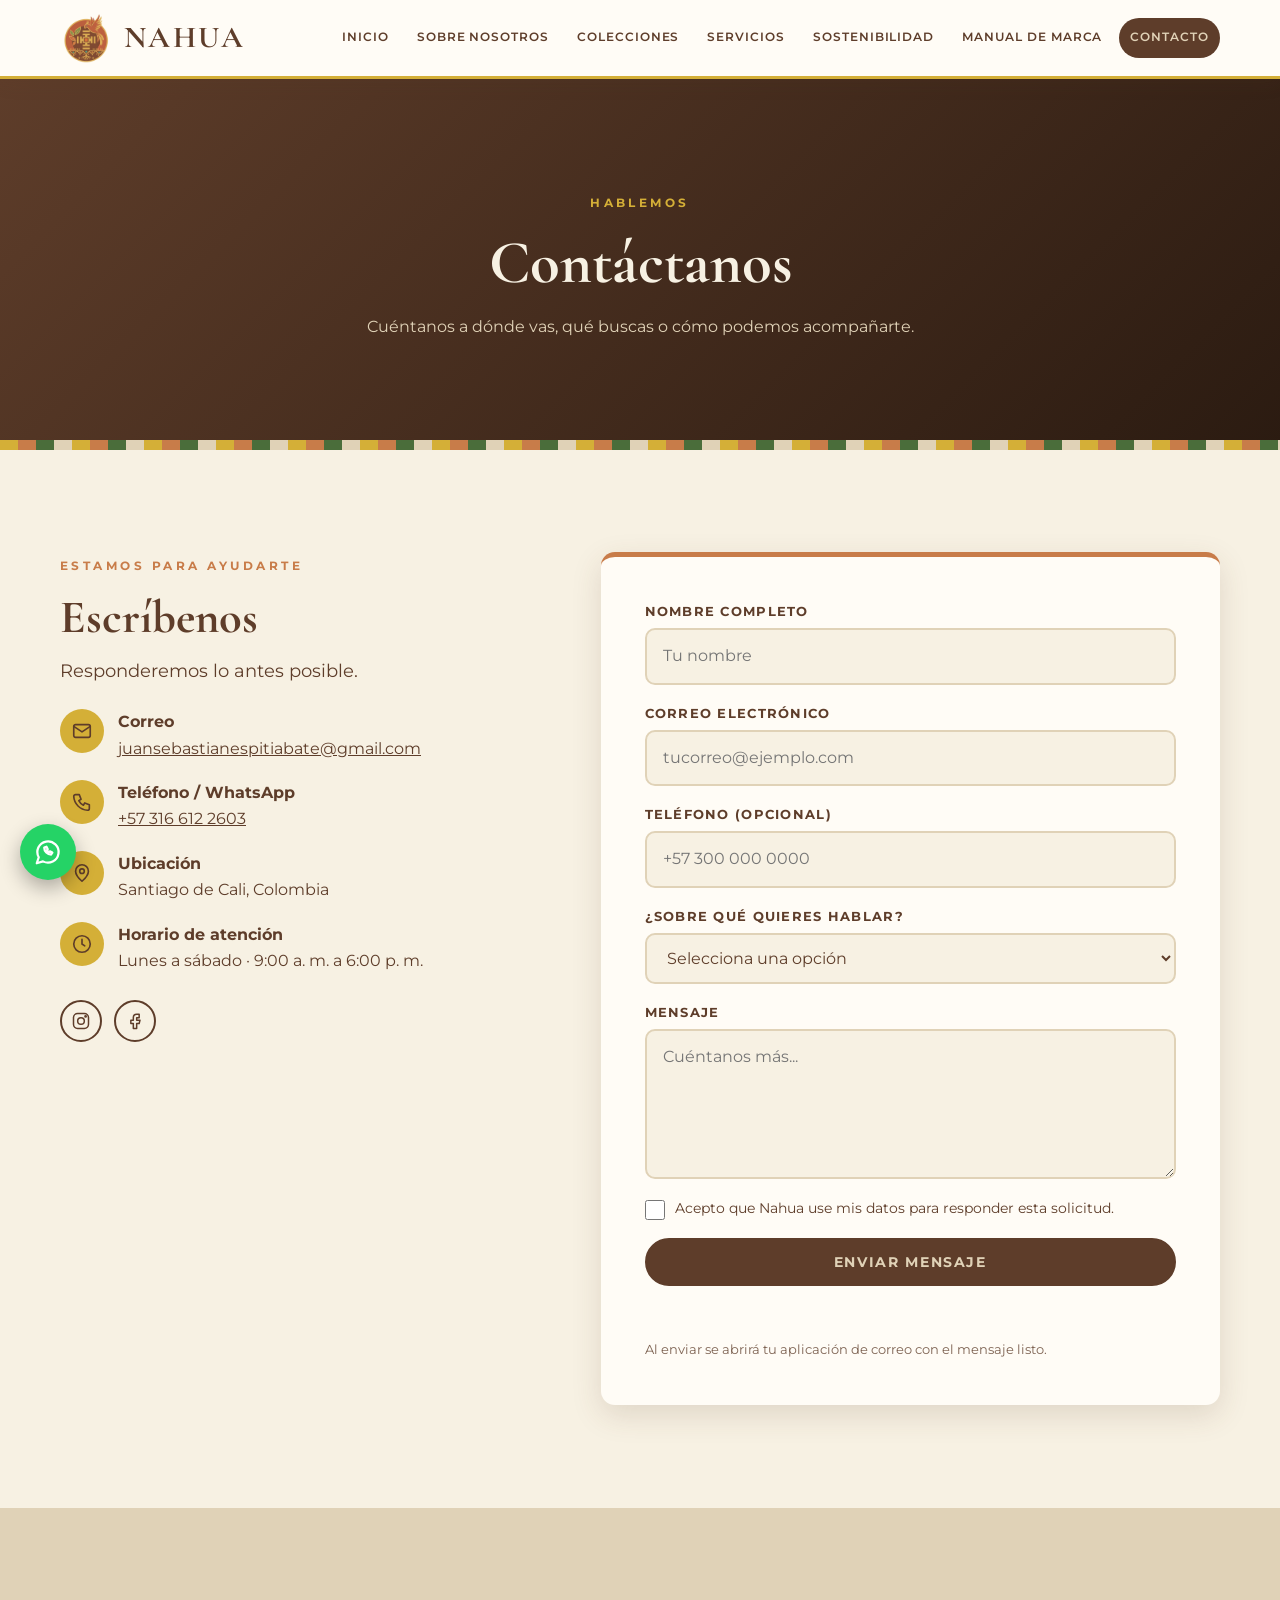
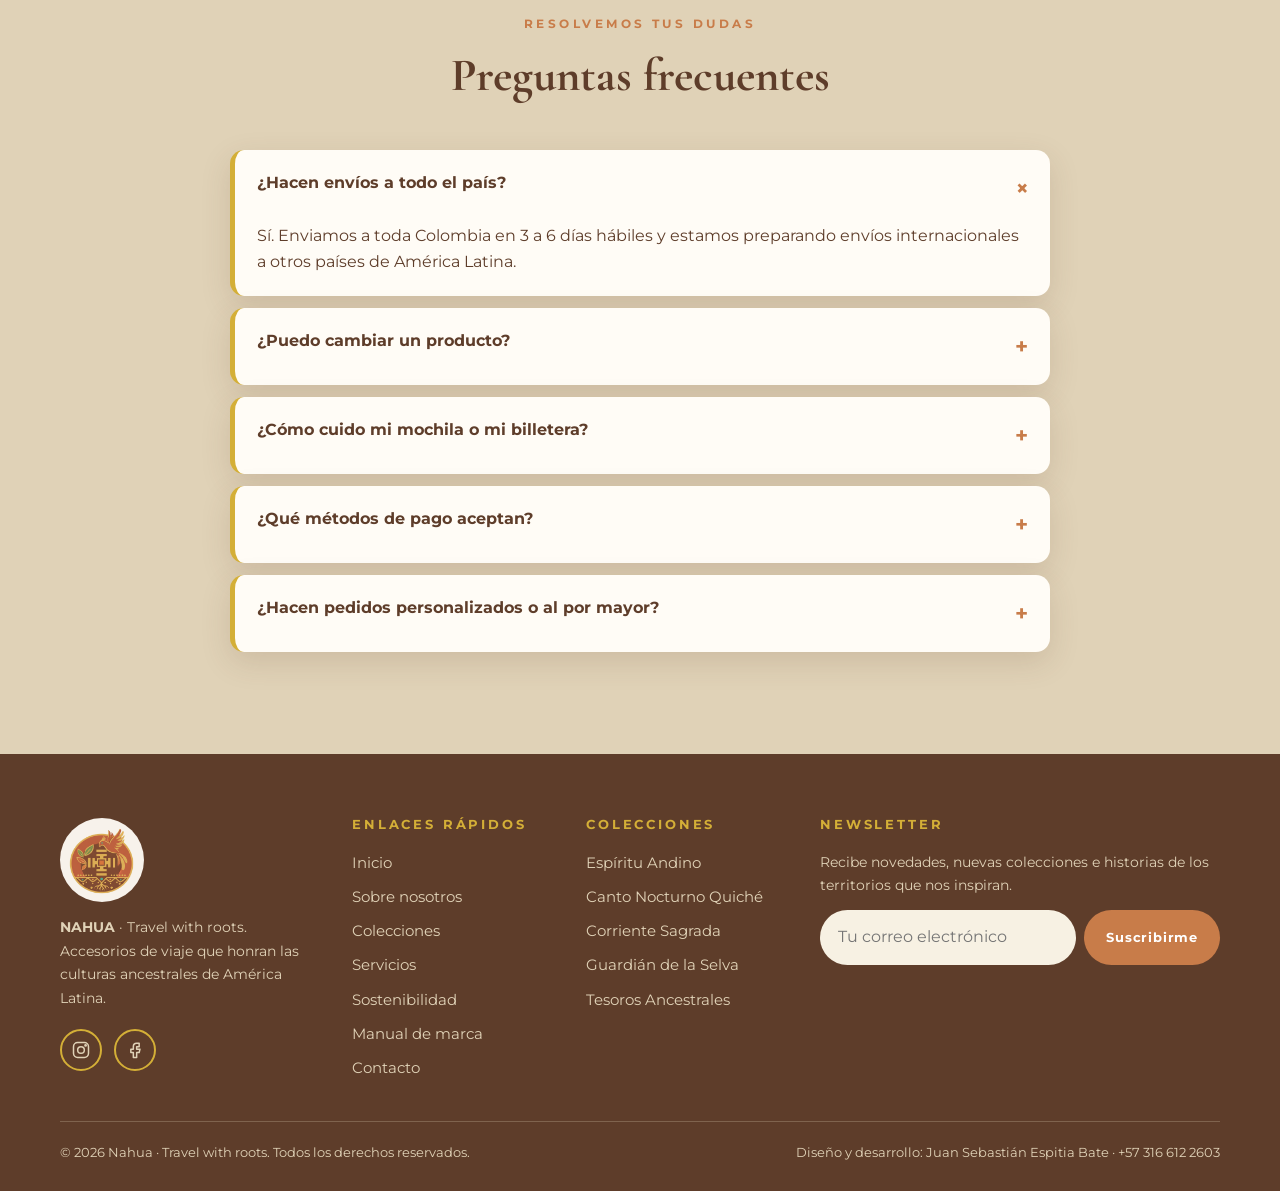
<file: contacto.html>
<!DOCTYPE html>
<html lang="es">
<head>
  <meta charset="UTF-8">
  <meta name="viewport" content="width=device-width, initial-scale=1.0">
  <title>Contacto | Nahua</title>
  <meta name="description" content="Escríbenos: consultas de productos, pedidos y alianzas con Nahua, accesorios de viaje con raíces.">
  <meta name="theme-color" content="#5E3D2A">
  <meta property="og:title" content="Contacto | Nahua">
  <meta property="og:description" content="Escríbenos: consultas de productos, pedidos y alianzas con Nahua, accesorios de viaje con raíces.">
  <meta property="og:image" content="imagenes/mochila-guardian-de-la-selva.jpg">
  <link rel="icon" href="imagenes/emblema-nahua.png" type="image/png">
  <link rel="preconnect" href="https://fonts.googleapis.com">
  <link rel="preconnect" href="https://fonts.gstatic.com" crossorigin>
  <link href="https://fonts.googleapis.com/css2?family=Cormorant+Garamond:ital,wght@0,500;0,700;1,500&family=Montserrat:wght@400;500;600;700&display=swap" rel="stylesheet">
  <link rel="stylesheet" href="css/styles.css">
</head>
<body>
<a class="skip-link" href="#contenido">Saltar al contenido</a>
<header class="site-header">
  <div class="container nav-wrap">
    <a class="brand" href="index.html" aria-label="Nahua, ir al inicio">
      <img src="imagenes/emblema-nahua.png" alt="" width="52" height="52">
      <span>NAHUA</span>
    </a>
    <input type="checkbox" id="nav-toggle" class="nav-toggle" aria-label="Abrir o cerrar el menú">
    <label for="nav-toggle" class="nav-burger" aria-hidden="true"><span></span><span></span><span></span></label>
    <nav class="main-nav" aria-label="Navegación principal">
      <ul>
        <li><a href="index.html">Inicio</a></li>
        <li><a href="historia.html">Sobre nosotros</a></li>
        <li><a href="colecciones.html">Colecciones</a></li>
        <li><a href="servicios.html">Servicios</a></li>
        <li><a href="sostenibilidad.html">Sostenibilidad</a></li>
        <li><a href="marca.html">Manual de marca</a></li>
        <li><a href="contacto.html" aria-current="page">Contacto</a></li>
      </ul>
    </nav>
  </div>
</header>
<main id="contenido">
<section class="page-hero">
  <div class="container">
    <span class="eyebrow">Hablemos</span>
    <h1>Contáctanos</h1>
    <p>Cuéntanos a dónde vas, qué buscas o cómo podemos acompañarte.</p>
  </div>
</section>

<section class="section" id="formulario">
  <div class="container contact-grid">
    <div class="reveal">
      <span class="eyebrow">Estamos para ayudarte</span>
      <h2>Escríbenos</h2>
      <p class="lead" style="margin-top:12px">Responderemos lo antes posible.</p>
      <ul class="contact-list">
        <li><span class="ico"><svg viewBox="0 0 24 24" aria-hidden="true"><rect x="3" y="5" width="18" height="14" rx="2"/><path d="m3 7 9 6 9-6"/></svg></span><div><strong>Correo</strong><br><a href="mailto:juansebastianespitiabate@gmail.com">juansebastianespitiabate@gmail.com</a></div></li>
        <li><span class="ico"><svg viewBox="0 0 24 24" aria-hidden="true"><path d="M5 4h4l2 5-2.5 1.5a11 11 0 0 0 5 5L15 13l5 2v4a2 2 0 0 1-2 2A16 16 0 0 1 3 6a2 2 0 0 1 2-2z"/></svg></span><div><strong>Teléfono / WhatsApp</strong><br><a href="https://wa.me/573166122603" target="_blank" rel="noopener">+57 316 612 2603</a></div></li>
        <li><span class="ico"><svg viewBox="0 0 24 24" aria-hidden="true"><path d="M12 21s-7-6.2-7-11a7 7 0 0 1 14 0c0 4.8-7 11-7 11z"/><circle cx="12" cy="10" r="2.5"/></svg></span><div><strong>Ubicación</strong><br>Santiago de Cali, Colombia</div></li>
        <li><span class="ico"><svg viewBox="0 0 24 24" aria-hidden="true"><circle cx="12" cy="12" r="9"/><path d="M12 7v5l3 2"/></svg></span><div><strong>Horario de atención</strong><br>Lunes a sábado · 9:00 a. m. a 6:00 p. m.</div></li>
      </ul>
      <div class="social" style="margin-top:26px">
        <a href="https://www.instagram.com/nahua320" target="_blank" rel="noopener" aria-label="Instagram de Nahua" style="border-color:var(--tierra)"><svg style='stroke:var(--tierra)' viewBox="0 0 24 24" aria-hidden="true"><rect x="3" y="3" width="18" height="18" rx="5"/><circle cx="12" cy="12" r="4"/><circle cx="17.5" cy="6.5" r=".8"/></svg></a>
        <a href="https://www.facebook.com/people/Sebasti%C3%A1n-Espitia/pfbid02vJPzgsaAKwEZNjMiyfqXMd2s1XmEH31hKfNzRWdk8hM3HJryQjZRbi3x5wxJ3XiCl/" target="_blank" rel="noopener" aria-label="Facebook de Nahua" style="border-color:var(--tierra)"><svg style='stroke:var(--tierra)' viewBox="0 0 24 24" aria-hidden="true"><path d="M14 8h3V4h-3a4 4 0 0 0-4 4v3H7v4h3v6h4v-6h3l1-4h-4V8z"/></svg></a>
      </div>
    </div>
    <form class="form reveal" data-form data-endpoint="" data-ok="¡Gracias! Recibimos tu mensaje y te responderemos pronto." action="mailto:juansebastianespitiabate@gmail.com?subject=Contacto%20desde%20la%20web%20de%20Nahua" method="post" enctype="text/plain">
      <div class="field"><label for="nombre">Nombre completo</label><input id="nombre" name="Nombre" type="text" required autocomplete="name" placeholder="Tu nombre"></div>
      <div class="field"><label for="correo">Correo electrónico</label><input id="correo" name="Correo" type="email" required autocomplete="email" placeholder="tucorreo@ejemplo.com"></div>
      <div class="field"><label for="telefono">Teléfono (opcional)</label><input id="telefono" name="Telefono" type="tel" autocomplete="tel" placeholder="+57 300 000 0000"></div>
      <div class="field"><label for="asunto">¿Sobre qué quieres hablar?</label>
        <select id="asunto" name="Asunto" required>
          <option value="" disabled selected>Selecciona una opción</option>
          <option>Información de un producto</option><option>Pedido o compra</option>
          <option>Venta al por mayor / alianzas</option><option>Prensa y medios</option><option>Otro</option>
        </select></div>
      <div class="field"><label for="mensaje">Mensaje</label><textarea id="mensaje" name="Mensaje" required minlength="10" placeholder="Cuéntanos más..."></textarea></div>
      <label class="check"><input type="checkbox" name="Acepta politica" required><span>Acepto que Nahua use mis datos para responder esta solicitud.</span></label>
      <button class="btn btn--dark" type="submit">Enviar mensaje</button>
      <p class="form-status" role="status" aria-live="polite"></p>
      <p class="form-note">Al enviar se abrirá tu aplicación de correo con el mensaje listo.</p>
    </form>
  </div>
</section>

<section class="section section--cielo">
  <div class="container">
    <div class="section-head center reveal"><span class="eyebrow">Resolvemos tus dudas</span><h2>Preguntas frecuentes</h2></div>
    <div class="faq reveal">
      <details open><summary>¿Hacen envíos a todo el país?</summary><p>Sí. Enviamos a toda Colombia en 3 a 6 días hábiles y estamos preparando envíos internacionales a otros países de América Latina.</p></details>
      <details><summary>¿Puedo cambiar un producto?</summary><p>Tienes 15 días desde que lo recibes para cambiarlo, siempre que esté sin uso y con su empaque original.</p></details>
      <details><summary>¿Cómo cuido mi mochila o mi billetera?</summary><p>Límpiala con un paño húmedo y jabón suave, sin sumergirla ni usar lavadora. Déjala secar a la sombra.</p></details>
      <details><summary>¿Qué métodos de pago aceptan?</summary><p>Transferencia, tarjeta y pago por enlace. Te enviamos las opciones por WhatsApp al confirmar tu pedido.</p></details>
      <details><summary>¿Hacen pedidos personalizados o al por mayor?</summary><p>Sí, escríbenos contando cuántas piezas necesitas y para qué ocasión.</p></details>
    </div>
  </div>
</section>
</main>
<footer class="site-footer">
  <div class="container footer-top">
    <div class="footer-brand">
      <img src="imagenes/emblema-nahua.png" alt="Emblema de Nahua" width="84" height="84">
      <p><strong>NAHUA</strong> · Travel with roots.<br>Accesorios de viaje que honran las culturas ancestrales de América Latina.</p>
      <div class="social">
        <a href="https://www.instagram.com/nahua320" target="_blank" rel="noopener" aria-label="Instagram de Nahua"><svg viewBox="0 0 24 24" aria-hidden="true"><rect x="3" y="3" width="18" height="18" rx="5"/><circle cx="12" cy="12" r="4"/><circle cx="17.5" cy="6.5" r=".8"/></svg></a>
        <a href="https://www.facebook.com/people/Sebasti%C3%A1n-Espitia/pfbid02vJPzgsaAKwEZNjMiyfqXMd2s1XmEH31hKfNzRWdk8hM3HJryQjZRbi3x5wxJ3XiCl/" target="_blank" rel="noopener" aria-label="Facebook de Nahua"><svg viewBox="0 0 24 24" aria-hidden="true"><path d="M14 8h3V4h-3a4 4 0 0 0-4 4v3H7v4h3v6h4v-6h3l1-4h-4V8z"/></svg></a>
      </div>
    </div>
    <div>
      <h4>Enlaces rápidos</h4>
      <ul>
        <li><a href="index.html">Inicio</a></li>
        <li><a href="historia.html">Sobre nosotros</a></li>
        <li><a href="colecciones.html">Colecciones</a></li>
        <li><a href="servicios.html">Servicios</a></li>
        <li><a href="sostenibilidad.html">Sostenibilidad</a></li>
        <li><a href="marca.html">Manual de marca</a></li>
        <li><a href="contacto.html">Contacto</a></li>
      </ul>
    </div>
    <div>
      <h4>Colecciones</h4>
      <ul>
        <li><a href="colecciones.html#p-maleta-espiritu-andino">Espíritu Andino</a></li>
        <li><a href="colecciones.html#p-mochila-canto-nocturno">Canto Nocturno Quiché</a></li>
        <li><a href="colecciones.html#p-mochila-corriente-sagrada">Corriente Sagrada</a></li>
        <li><a href="colecciones.html#p-mochila-guardian-de-la-selva">Guardián de la Selva</a></li>
        <li><a href="colecciones.html#p-billetera-tesoros-ancestrales">Tesoros Ancestrales</a></li>
      </ul>
    </div>
    <div>
      <h4>Newsletter</h4>
      <p style="font-size:.9rem">Recibe novedades, nuevas colecciones e historias de los territorios que nos inspiran.</p>
      <form class="newsletter" data-form data-endpoint="" data-ok="¡Gracias por suscribirte!" action="mailto:juansebastianespitiabate@gmail.com?subject=Suscripci%C3%B3n%20al%20newsletter" method="post" enctype="text/plain">
        <label for="nl-email" class="sr" style="position:absolute;left:-999px">Correo electrónico</label>
        <input id="nl-email" type="email" name="correo" placeholder="Tu correo electrónico" required autocomplete="email">
        <button type="submit">Suscribirme</button>
      </form>
      <p class="form-status" role="status" aria-live="polite" style="margin-top:8px"></p>
    </div>
  </div>
  <div class="container footer-bottom">
    <span>&copy; 2026 Nahua · Travel with roots. Todos los derechos reservados.</span>
    <span>Diseño y desarrollo: Juan Sebastián Espitia Bate · +57 316 612 2603</span>
  </div>
</footer>
<a class="wa-float" href="https://wa.me/573166122603?text=Hola%20Nahua%2C%20quiero%20conocer%20m%C3%A1s%20sobre%20sus%20productos" target="_blank" rel="noopener" aria-label="Escríbenos por WhatsApp"><svg viewBox="0 0 24 24" aria-hidden="true"><path d="M3 21l1.6-4.8A8.5 8.5 0 1 1 8 19.5L3 21z"/><path d="M9 8.5c0 3 2.5 5.5 5.5 5.5l1-1.5-2-1-.8.7a3.5 3.5 0 0 1-1.6-1.6l.7-.8-1-2L9 8.5z"/></svg></a>
<script src="js/main.js" defer></script>
</body>
</html>
</file>
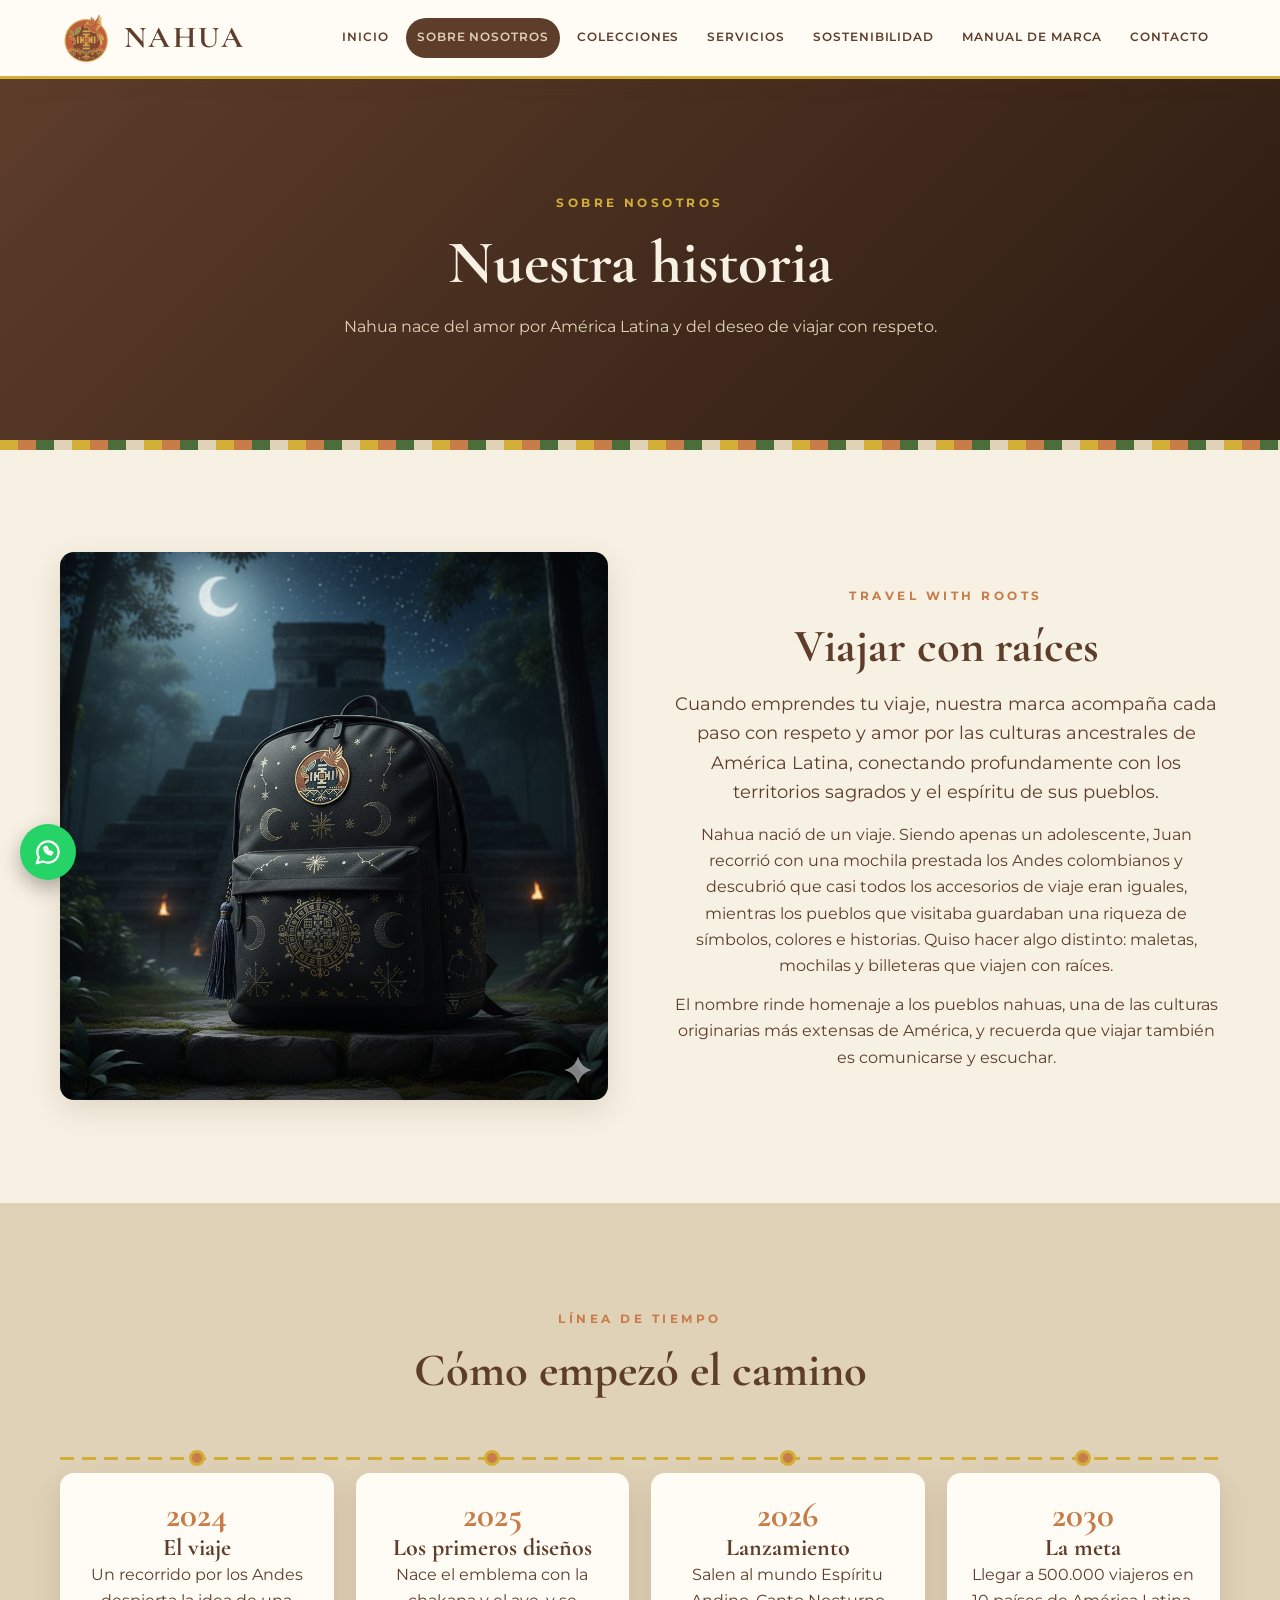
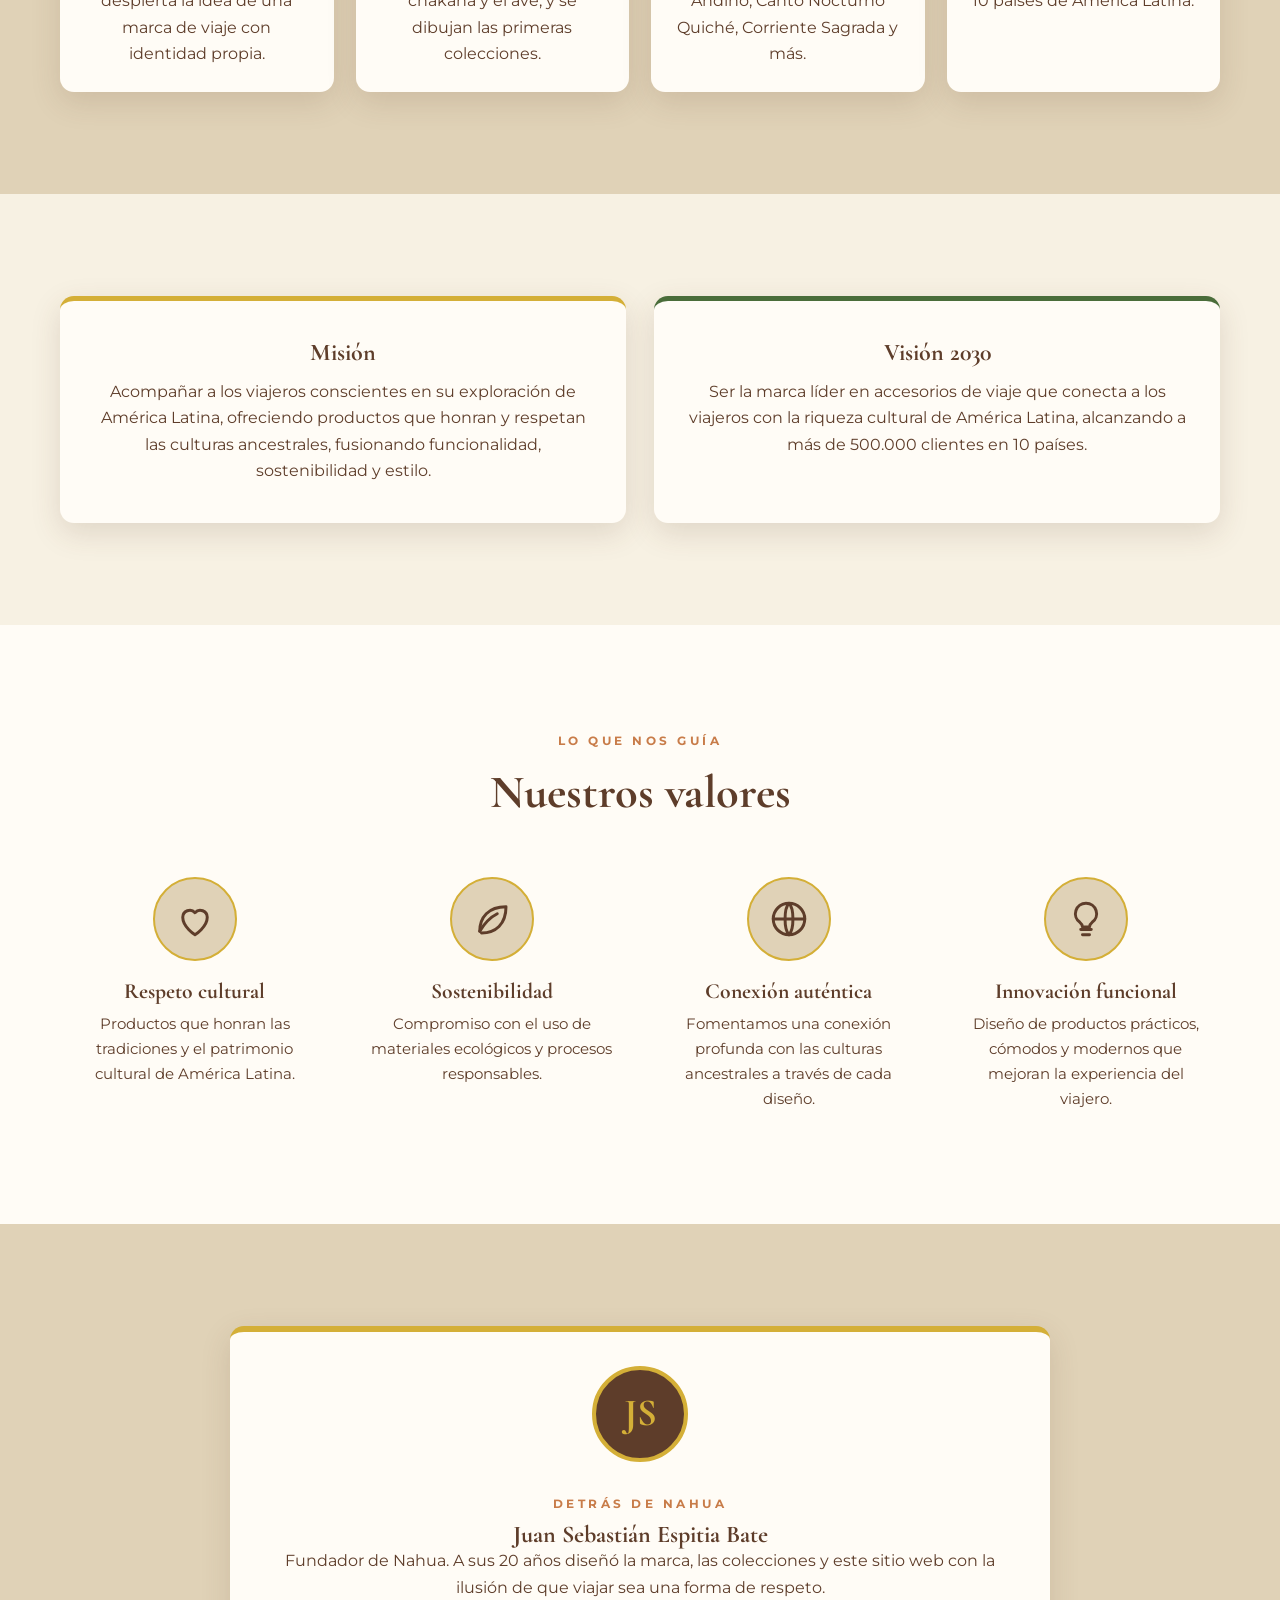
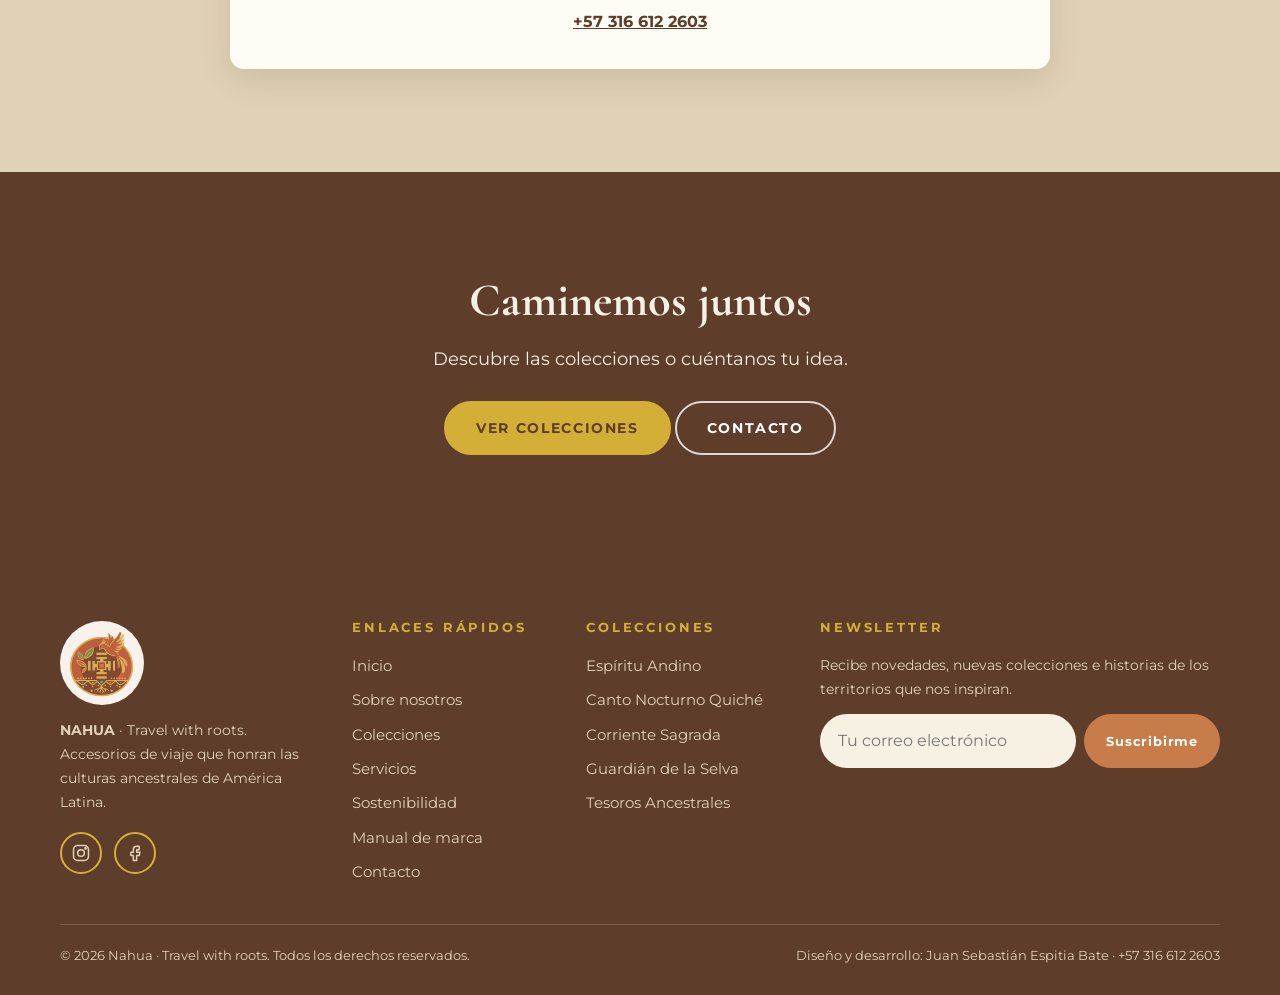
<file: historia.html>
<!DOCTYPE html>
<html lang="es">
<head>
  <meta charset="UTF-8">
  <meta name="viewport" content="width=device-width, initial-scale=1.0">
  <title>Nuestra historia | Nahua</title>
  <meta name="description" content="Misión, visión y valores de Nahua, la marca de accesorios de viaje que honra las culturas ancestrales de América Latina.">
  <meta name="theme-color" content="#5E3D2A">
  <meta property="og:title" content="Nuestra historia | Nahua">
  <meta property="og:description" content="Misión, visión y valores de Nahua, la marca de accesorios de viaje que honra las culturas ancestrales de América Latina.">
  <meta property="og:image" content="imagenes/mochila-guardian-de-la-selva.jpg">
  <link rel="icon" href="imagenes/emblema-nahua.png" type="image/png">
  <link rel="preconnect" href="https://fonts.googleapis.com">
  <link rel="preconnect" href="https://fonts.gstatic.com" crossorigin>
  <link href="https://fonts.googleapis.com/css2?family=Cormorant+Garamond:ital,wght@0,500;0,700;1,500&family=Montserrat:wght@400;500;600;700&display=swap" rel="stylesheet">
  <link rel="stylesheet" href="css/styles.css">
</head>
<body class="centrado">
<a class="skip-link" href="#contenido">Saltar al contenido</a>
<header class="site-header">
  <div class="container nav-wrap">
    <a class="brand" href="index.html" aria-label="Nahua, ir al inicio">
      <img src="imagenes/emblema-nahua.png" alt="" width="52" height="52">
      <span>NAHUA</span>
    </a>
    <input type="checkbox" id="nav-toggle" class="nav-toggle" aria-label="Abrir o cerrar el menú">
    <label for="nav-toggle" class="nav-burger" aria-hidden="true"><span></span><span></span><span></span></label>
    <nav class="main-nav" aria-label="Navegación principal">
      <ul>
        <li><a href="index.html">Inicio</a></li>
        <li><a href="historia.html" aria-current="page">Sobre nosotros</a></li>
        <li><a href="colecciones.html">Colecciones</a></li>
        <li><a href="servicios.html">Servicios</a></li>
        <li><a href="sostenibilidad.html">Sostenibilidad</a></li>
        <li><a href="marca.html">Manual de marca</a></li>
        <li><a href="contacto.html">Contacto</a></li>
      </ul>
    </nav>
  </div>
</header>
<main id="contenido">
<section class="page-hero">
  <div class="container">
    <span class="eyebrow">Sobre nosotros</span>
    <h1>Nuestra historia</h1>
    <p>Nahua nace del amor por América Latina y del deseo de viajar con respeto.</p>
  </div>
</section>

<section class="section">
  <div class="container split">
    <img class="reveal" src="imagenes/mochila-canto-nocturno.jpg" alt="Mochila Canto Nocturno frente a una pirámide bajo la luna" loading="lazy">
    <div class="reveal">
      <span class="eyebrow">Travel with roots</span>
      <h2>Viajar con raíces</h2>
      <p class="lead" style="margin-top:16px">Cuando emprendes tu viaje, nuestra marca acompaña cada paso con respeto y amor por las culturas ancestrales de América Latina, conectando profundamente con los territorios sagrados y el espíritu de sus pueblos.</p>
      <p style="margin-top:16px">Nahua nació de un viaje. Siendo apenas un adolescente, Juan recorrió con una mochila prestada los Andes colombianos y descubrió que casi todos los accesorios de viaje eran iguales, mientras los pueblos que visitaba guardaban una riqueza de símbolos, colores e historias. Quiso hacer algo distinto: maletas, mochilas y billeteras que viajen con raíces.</p>
      <p style="margin-top:12px">El nombre rinde homenaje a los pueblos nahuas, una de las culturas originarias más extensas de América, y recuerda que viajar también es comunicarse y escuchar.</p>
    </div>
  </div>
</section>

<section class="section section--cielo">
  <div class="container">
    <div class="section-head center reveal"><span class="eyebrow">Línea de tiempo</span><h2>Cómo empezó el camino</h2></div>
    <ol class="timeline">
      <li class="reveal"><span class="year">2024</span><h3>El viaje</h3><p>Un recorrido por los Andes despierta la idea de una marca de viaje con identidad propia.</p></li>
      <li class="reveal"><span class="year">2025</span><h3>Los primeros diseños</h3><p>Nace el emblema con la chakana y el ave, y se dibujan las primeras colecciones.</p></li>
      <li class="reveal"><span class="year">2026</span><h3>Lanzamiento</h3><p>Salen al mundo Espíritu Andino, Canto Nocturno Quiché, Corriente Sagrada y más.</p></li>
      <li class="reveal"><span class="year">2030</span><h3>La meta</h3><p>Llegar a 500.000 viajeros en 10 países de América Latina.</p></li>
    </ol>
  </div>
</section>

<section class="section">
  <div class="container">
    <div class="grid-2">
      <article class="card reveal"><h3>Misión</h3><p>Acompañar a los viajeros conscientes en su exploración de América Latina, ofreciendo productos que honran y respetan las culturas ancestrales, fusionando funcionalidad, sostenibilidad y estilo.</p></article>
      <article class="card card--hoja reveal"><h3>Visión 2030</h3><p>Ser la marca líder en accesorios de viaje que conecta a los viajeros con la riqueza cultural de América Latina, alcanzando a más de 500.000 clientes en 10 países.</p></article>
    </div>
  </div>
</section>

<section class="section section--papel">
  <div class="container">
    <div class="section-head center reveal"><span class="eyebrow">Lo que nos guía</span><h2>Nuestros valores</h2></div>
    <div class="grid-4">
  <div class="value reveal"><div class="value-icon"><svg viewBox="0 0 24 24" aria-hidden="true"><path d="M12 21s-7-4.4-7-10a4 4 0 0 1 7-2.6A4 4 0 0 1 19 11c0 5.6-7 10-7 10z"/></svg></div><h3>Respeto cultural</h3><p>Productos que honran las tradiciones y el patrimonio cultural de América Latina.</p></div>
  <div class="value reveal"><div class="value-icon"><svg viewBox="0 0 24 24" aria-hidden="true"><path d="M5 19c0-8 5-14 15-14 0 10-6 15-14 15"/><path d="M5 19c3-5 6-8 10-10"/></svg></div><h3>Sostenibilidad</h3><p>Compromiso con el uso de materiales ecológicos y procesos responsables.</p></div>
  <div class="value reveal"><div class="value-icon"><svg viewBox="0 0 24 24" aria-hidden="true"><circle cx="12" cy="12" r="9"/><path d="M3 12h18M12 3c3 3 3 15 0 18M12 3c-3 3-3 15 0 18"/></svg></div><h3>Conexión auténtica</h3><p>Fomentamos una conexión profunda con las culturas ancestrales a través de cada diseño.</p></div>
  <div class="value reveal"><div class="value-icon"><svg viewBox="0 0 24 24" aria-hidden="true"><path d="M9 18h6M10 21h4M12 3a6 6 0 0 0-3.5 10.9c.9.7 1.5 1.5 1.5 2.6h4c0-1.1.6-1.9 1.5-2.6A6 6 0 0 0 12 3z"/></svg></div><h3>Innovación funcional</h3><p>Diseño de productos prácticos, cómodos y modernos que mejoran la experiencia del viajero.</p></div>
</div>
  </div>
</section>

<section class="section section--cielo">
  <div class="container">
    <div class="author reveal">
      <div class="avatar" aria-hidden="true">JS</div>
      <div>
        <span class="eyebrow" style="margin-bottom:6px">Detrás de Nahua</span>
        <h3>Juan Sebastián Espitia Bate</h3>
        <p>Fundador de Nahua. A sus 20 años diseñó la marca, las colecciones y este sitio web con la ilusión de que viajar sea una forma de respeto.</p>
        <p style="margin-top:8px"><a href="https://wa.me/573166122603" target="_blank" rel="noopener"><strong>+57 316 612 2603</strong></a></p>
      </div>
    </div>
  </div>
</section>

<section class="section section--tierra center">
  <div class="container reveal">
    <h2>Caminemos juntos</h2>
    <p class="lead" style="margin:16px auto 28px">Descubre las colecciones o cuéntanos tu idea.</p>
    <a class="btn" href="colecciones.html">Ver colecciones</a> <a class="btn btn--ghost" href="contacto.html">Contacto</a>
  </div>
</section>
</main>
<footer class="site-footer">
  <div class="container footer-top">
    <div class="footer-brand">
      <img src="imagenes/emblema-nahua.png" alt="Emblema de Nahua" width="84" height="84">
      <p><strong>NAHUA</strong> · Travel with roots.<br>Accesorios de viaje que honran las culturas ancestrales de América Latina.</p>
      <div class="social">
        <a href="https://www.instagram.com/nahua320" target="_blank" rel="noopener" aria-label="Instagram de Nahua"><svg viewBox="0 0 24 24" aria-hidden="true"><rect x="3" y="3" width="18" height="18" rx="5"/><circle cx="12" cy="12" r="4"/><circle cx="17.5" cy="6.5" r=".8"/></svg></a>
        <a href="https://www.facebook.com/people/Sebasti%C3%A1n-Espitia/pfbid02vJPzgsaAKwEZNjMiyfqXMd2s1XmEH31hKfNzRWdk8hM3HJryQjZRbi3x5wxJ3XiCl/" target="_blank" rel="noopener" aria-label="Facebook de Nahua"><svg viewBox="0 0 24 24" aria-hidden="true"><path d="M14 8h3V4h-3a4 4 0 0 0-4 4v3H7v4h3v6h4v-6h3l1-4h-4V8z"/></svg></a>
      </div>
    </div>
    <div>
      <h4>Enlaces rápidos</h4>
      <ul>
        <li><a href="index.html">Inicio</a></li>
        <li><a href="historia.html">Sobre nosotros</a></li>
        <li><a href="colecciones.html">Colecciones</a></li>
        <li><a href="servicios.html">Servicios</a></li>
        <li><a href="sostenibilidad.html">Sostenibilidad</a></li>
        <li><a href="marca.html">Manual de marca</a></li>
        <li><a href="contacto.html">Contacto</a></li>
      </ul>
    </div>
    <div>
      <h4>Colecciones</h4>
      <ul>
        <li><a href="colecciones.html#p-maleta-espiritu-andino">Espíritu Andino</a></li>
        <li><a href="colecciones.html#p-mochila-canto-nocturno">Canto Nocturno Quiché</a></li>
        <li><a href="colecciones.html#p-mochila-corriente-sagrada">Corriente Sagrada</a></li>
        <li><a href="colecciones.html#p-mochila-guardian-de-la-selva">Guardián de la Selva</a></li>
        <li><a href="colecciones.html#p-billetera-tesoros-ancestrales">Tesoros Ancestrales</a></li>
      </ul>
    </div>
    <div>
      <h4>Newsletter</h4>
      <p style="font-size:.9rem">Recibe novedades, nuevas colecciones e historias de los territorios que nos inspiran.</p>
      <form class="newsletter" data-form data-endpoint="" data-ok="¡Gracias por suscribirte!" action="mailto:juansebastianespitiabate@gmail.com?subject=Suscripci%C3%B3n%20al%20newsletter" method="post" enctype="text/plain">
        <label for="nl-email" class="sr" style="position:absolute;left:-999px">Correo electrónico</label>
        <input id="nl-email" type="email" name="correo" placeholder="Tu correo electrónico" required autocomplete="email">
        <button type="submit">Suscribirme</button>
      </form>
      <p class="form-status" role="status" aria-live="polite" style="margin-top:8px"></p>
    </div>
  </div>
  <div class="container footer-bottom">
    <span>&copy; 2026 Nahua · Travel with roots. Todos los derechos reservados.</span>
    <span>Diseño y desarrollo: Juan Sebastián Espitia Bate · +57 316 612 2603</span>
  </div>
</footer>
<a class="wa-float" href="https://wa.me/573166122603?text=Hola%20Nahua%2C%20quiero%20conocer%20m%C3%A1s%20sobre%20sus%20productos" target="_blank" rel="noopener" aria-label="Escríbenos por WhatsApp"><svg viewBox="0 0 24 24" aria-hidden="true"><path d="M3 21l1.6-4.8A8.5 8.5 0 1 1 8 19.5L3 21z"/><path d="M9 8.5c0 3 2.5 5.5 5.5 5.5l1-1.5-2-1-.8.7a3.5 3.5 0 0 1-1.6-1.6l.7-.8-1-2L9 8.5z"/></svg></a>
<script src="js/main.js" defer></script>
</body>
</html>
</file>
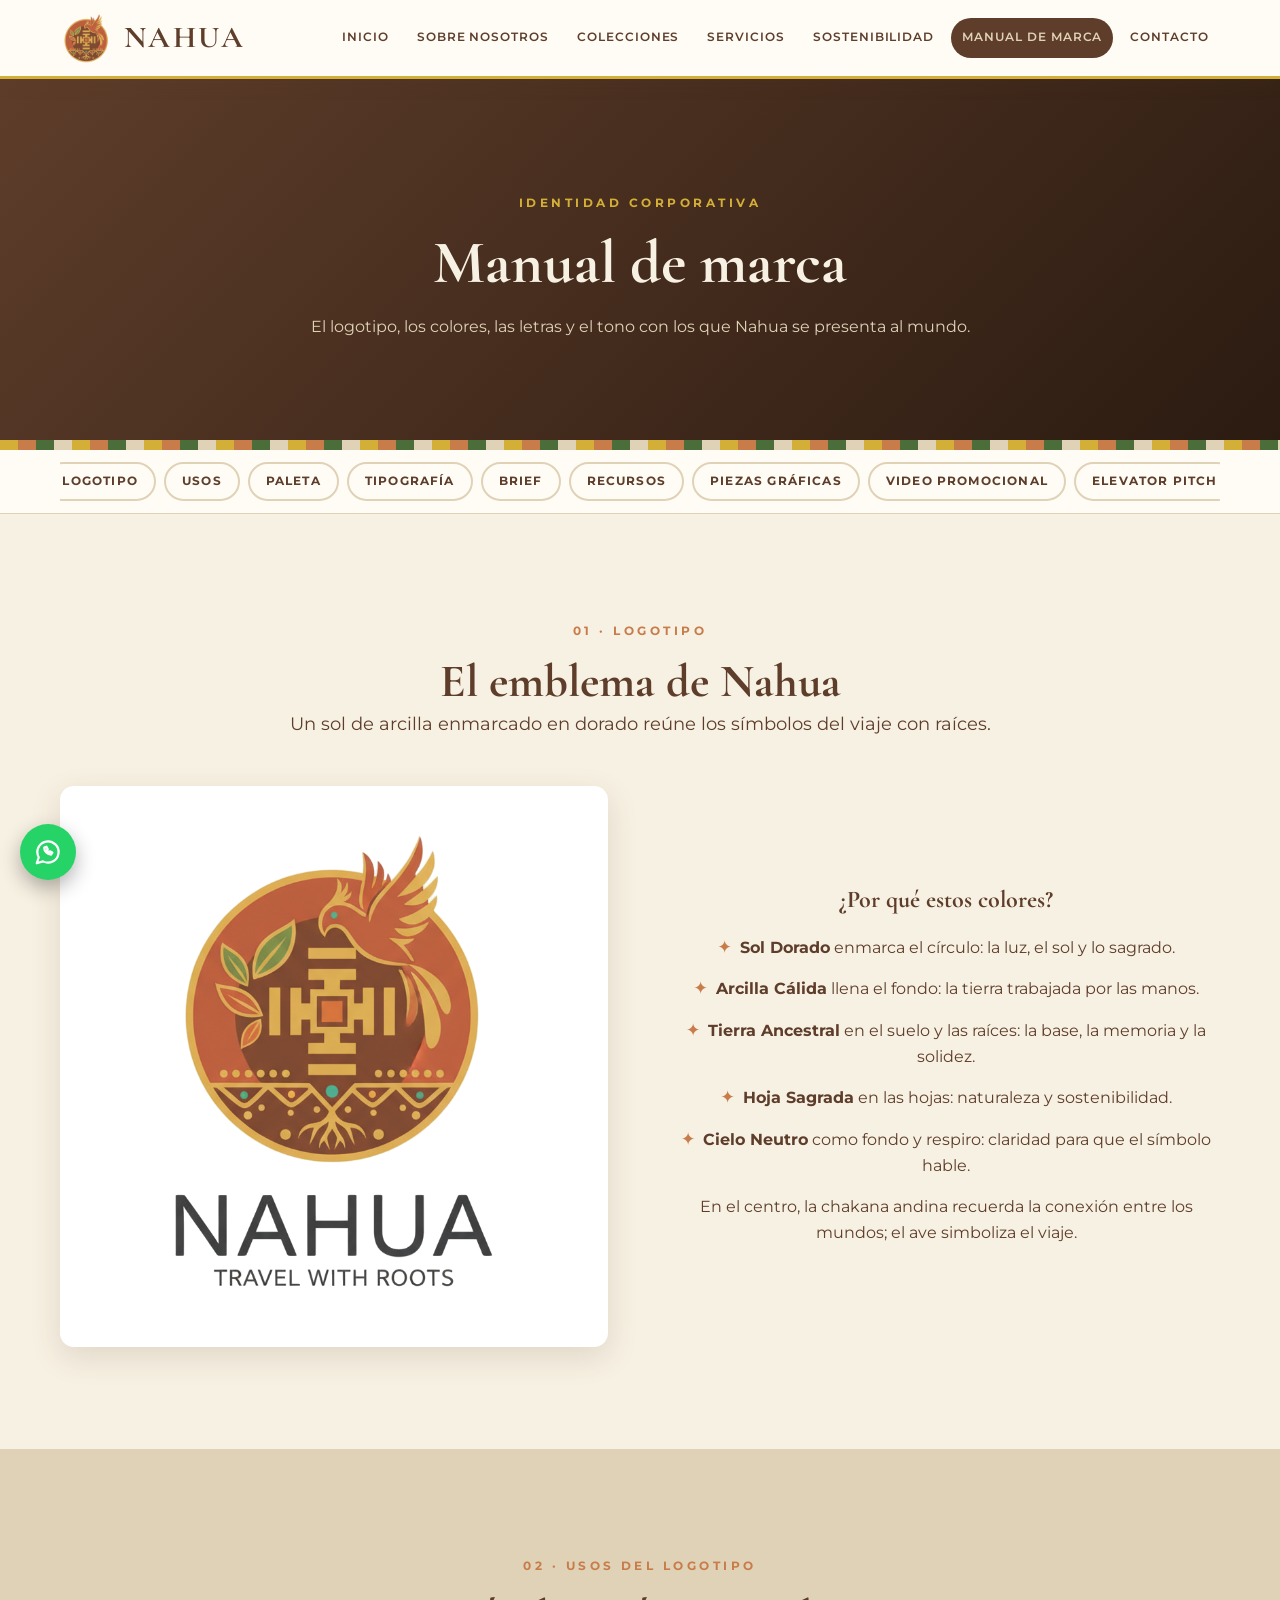
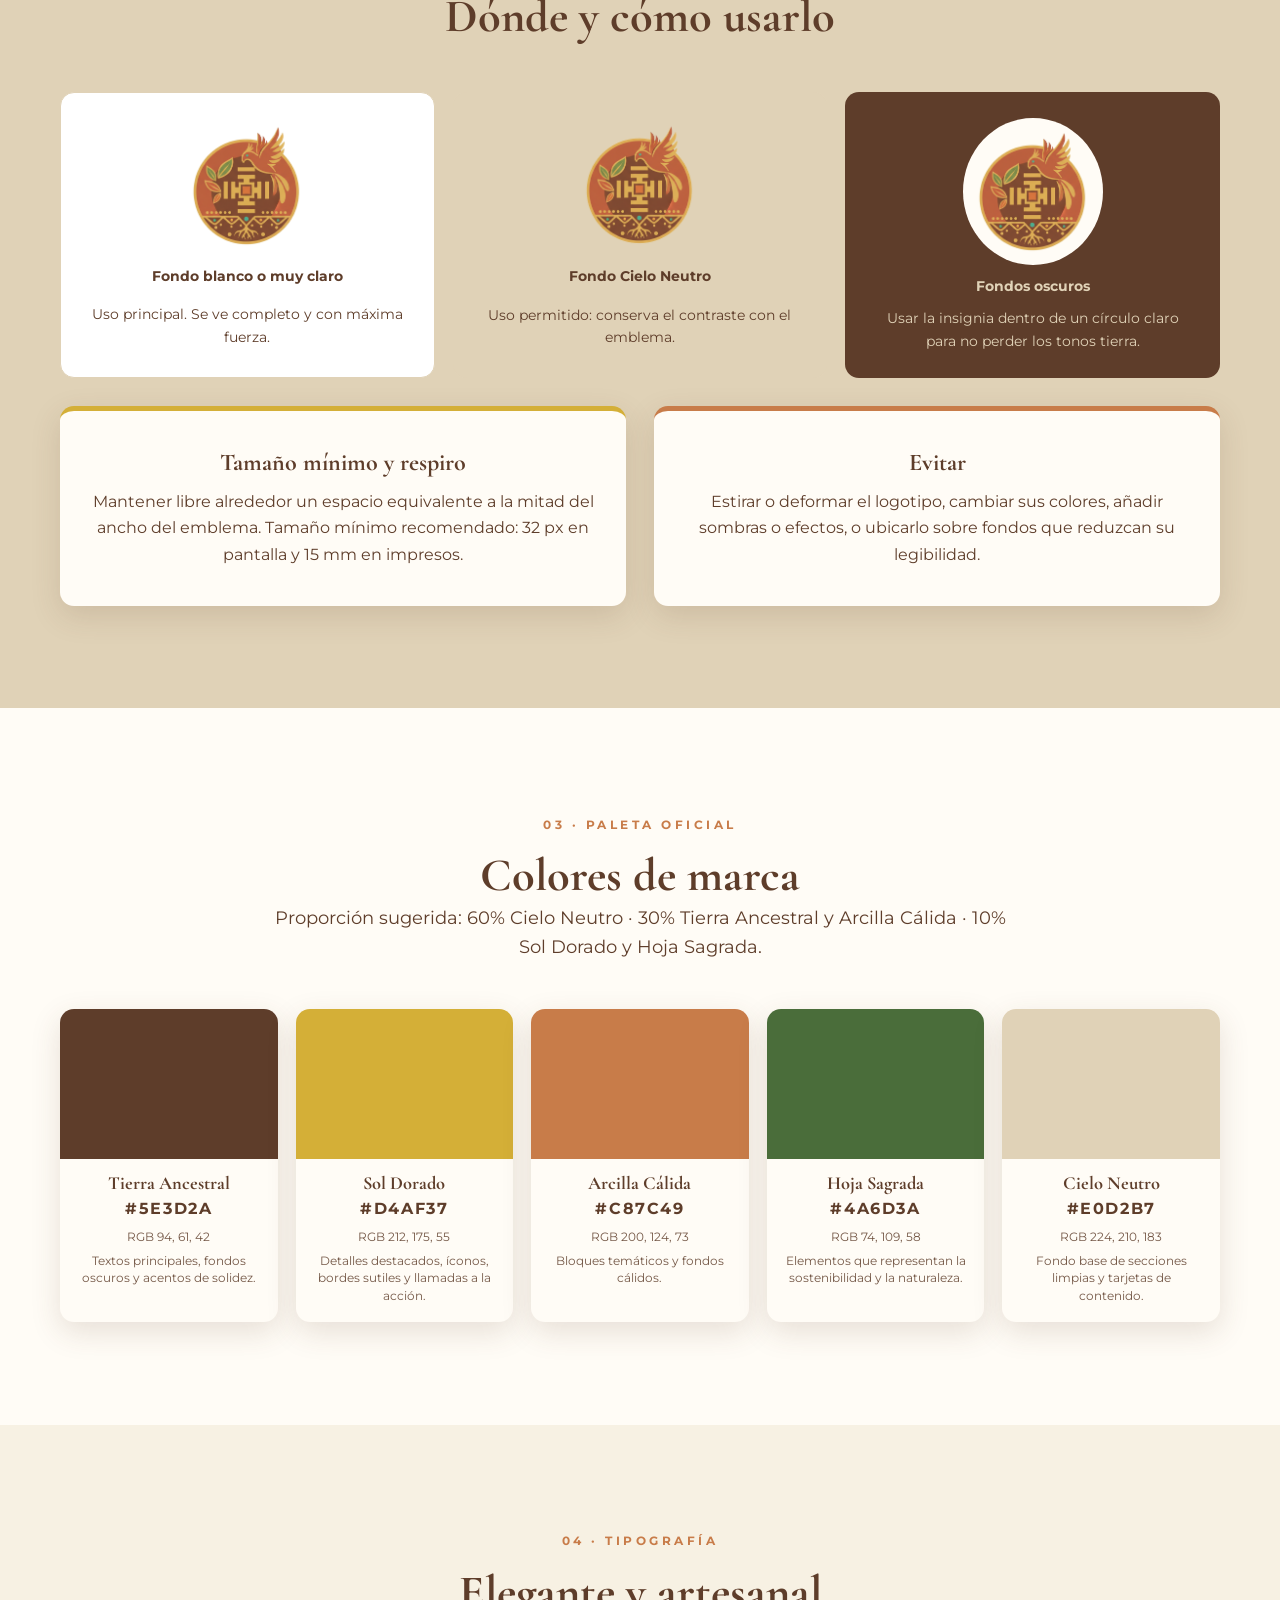
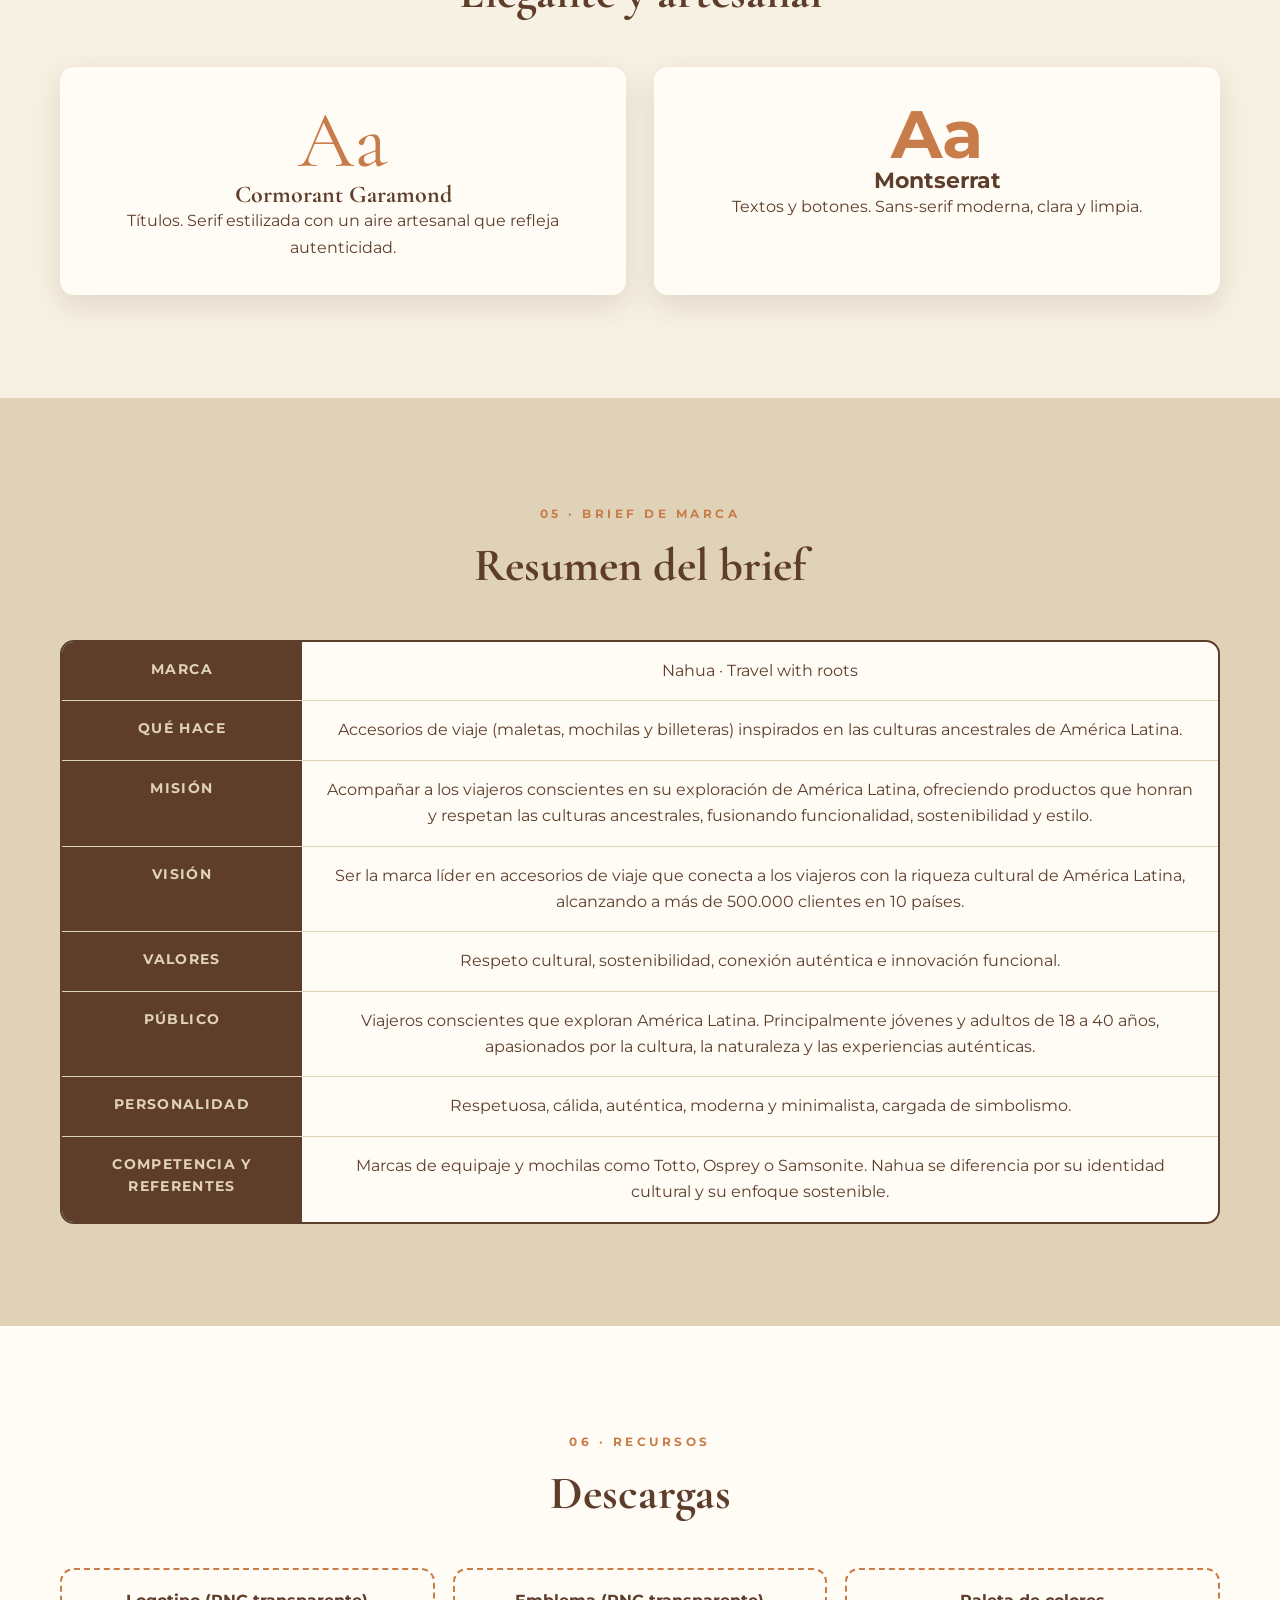
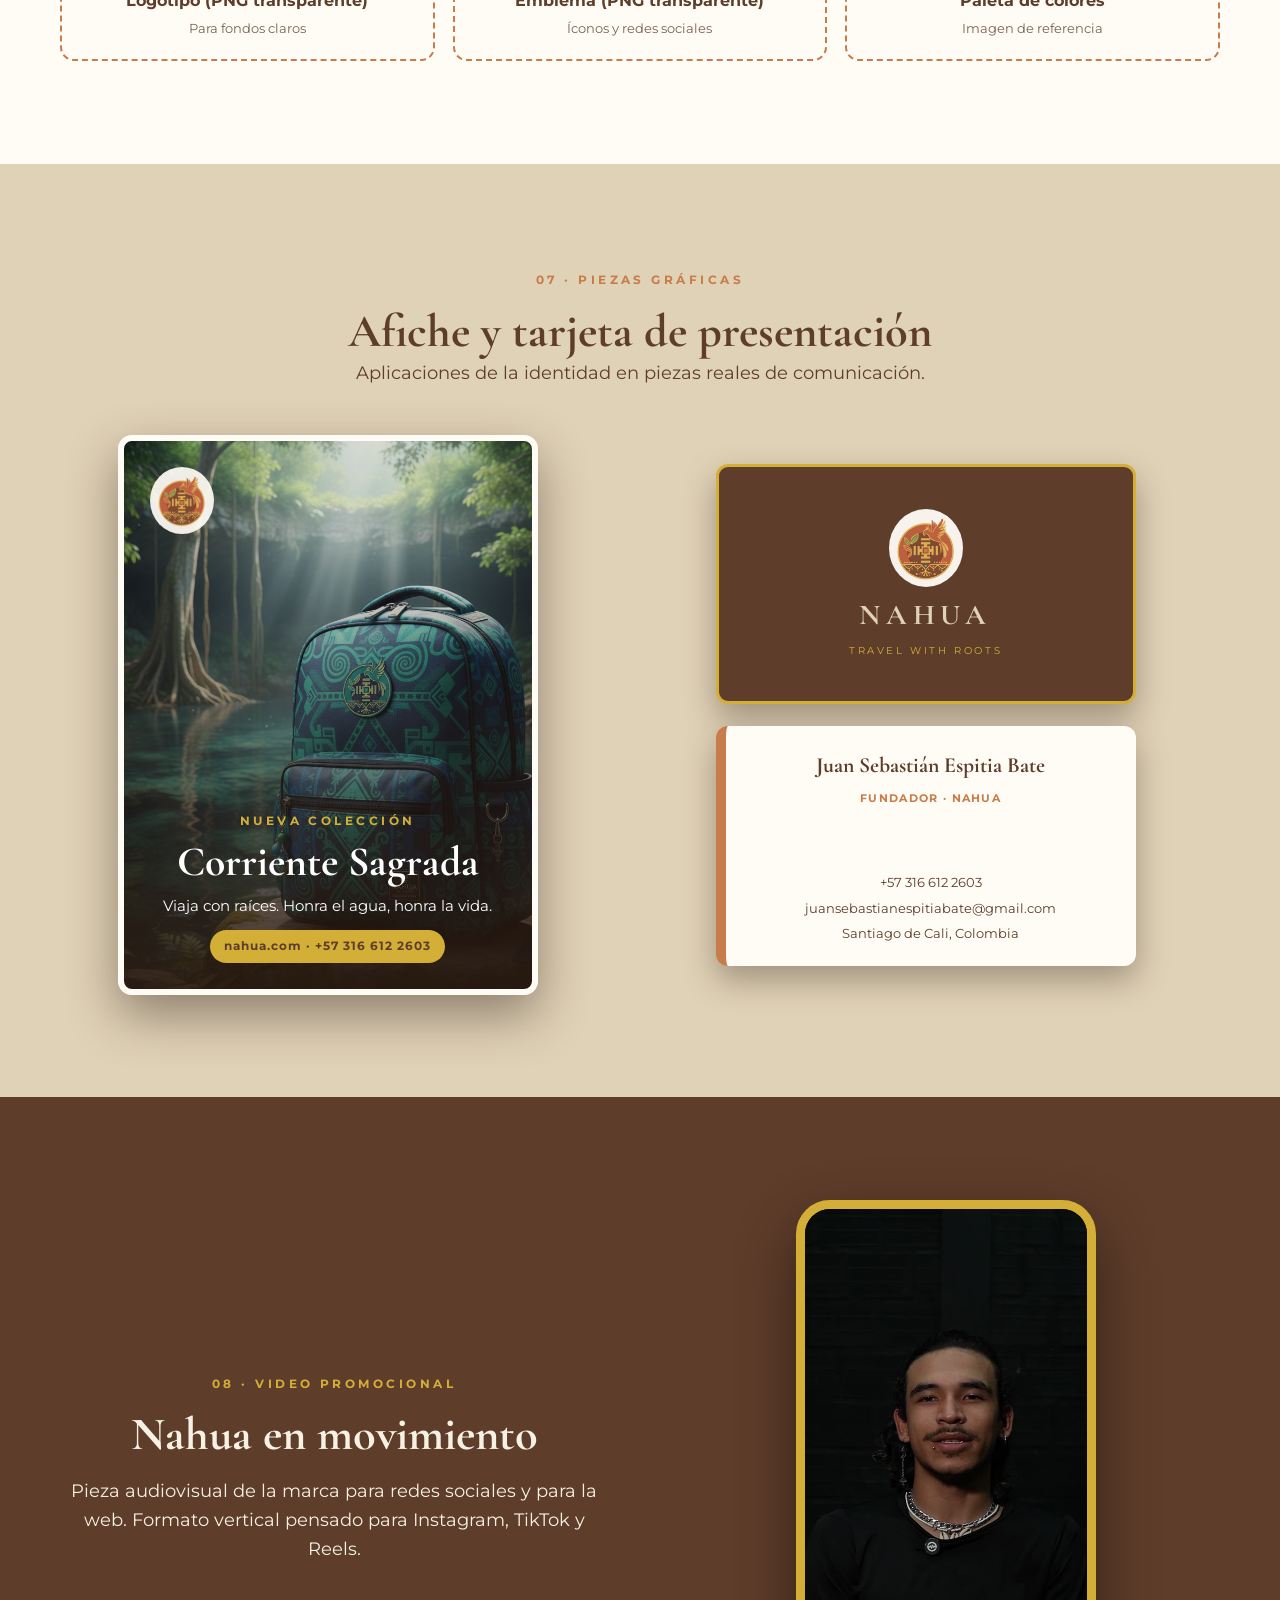
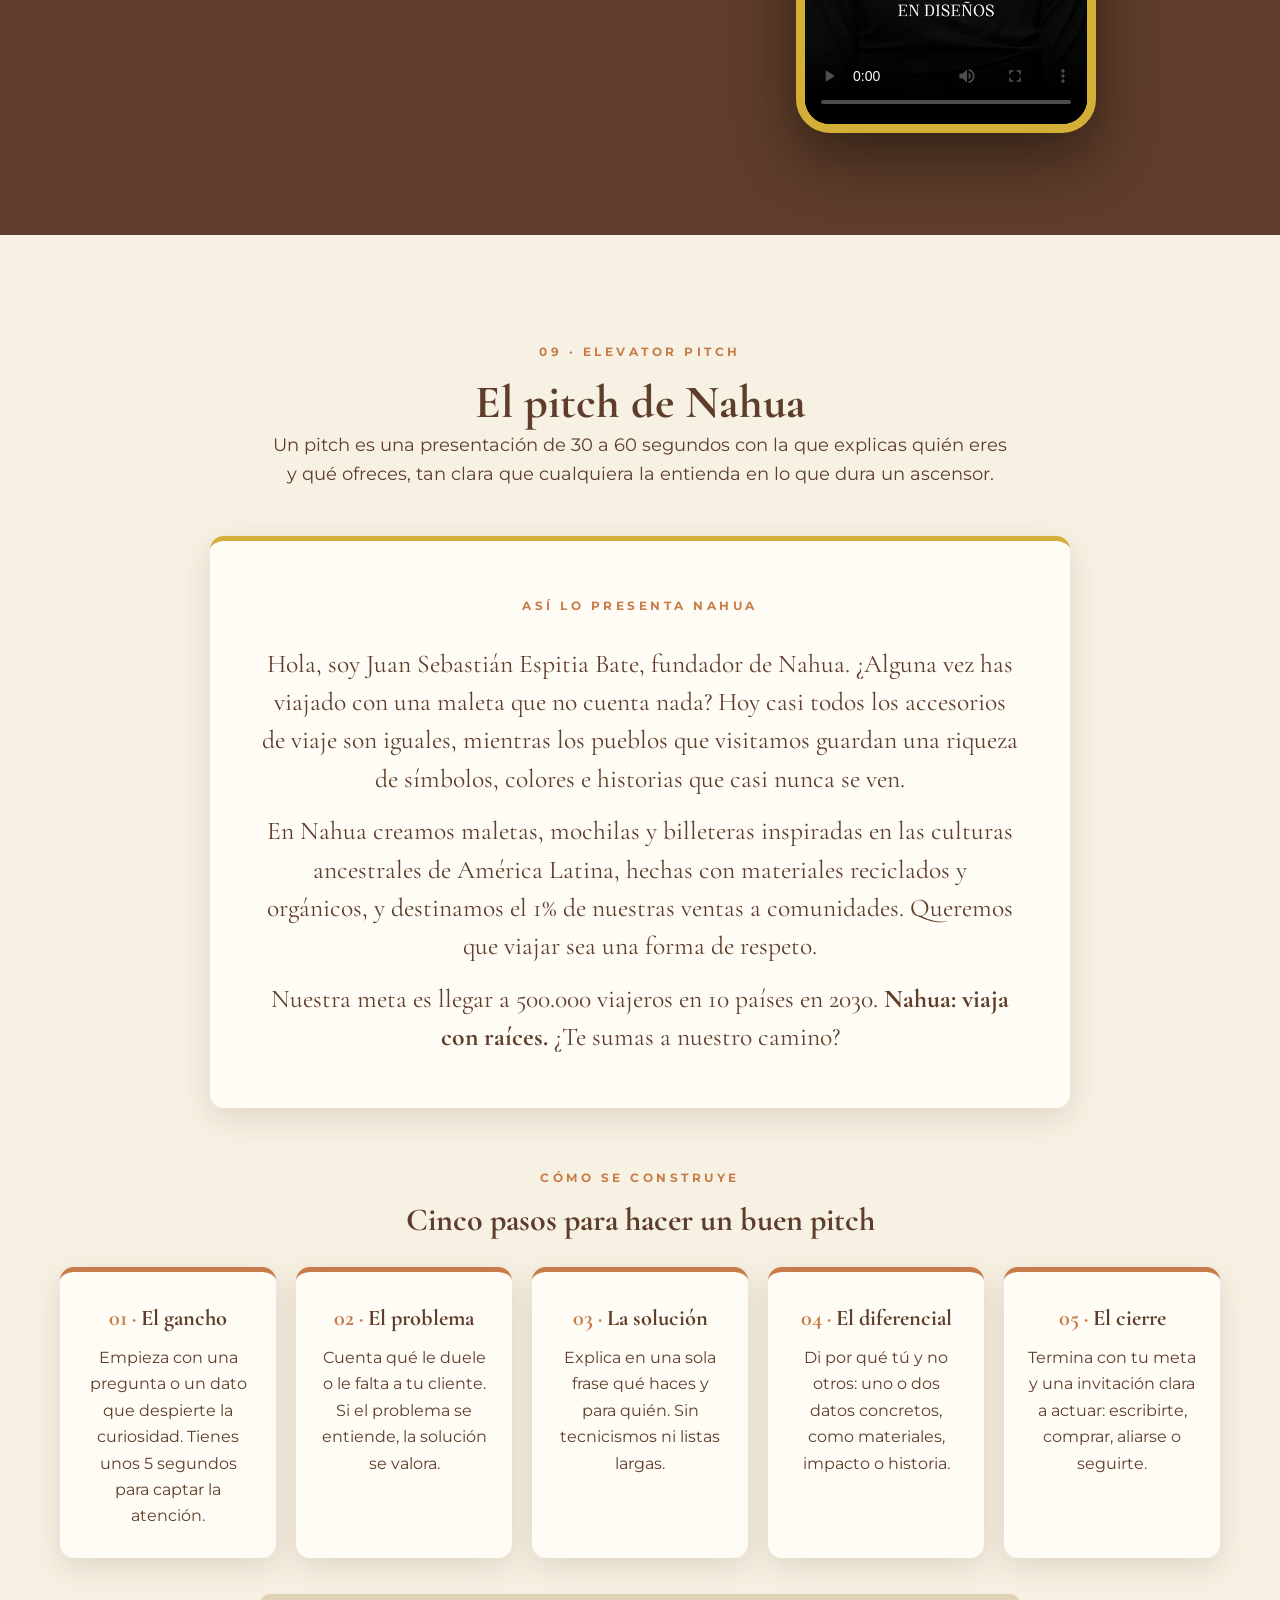
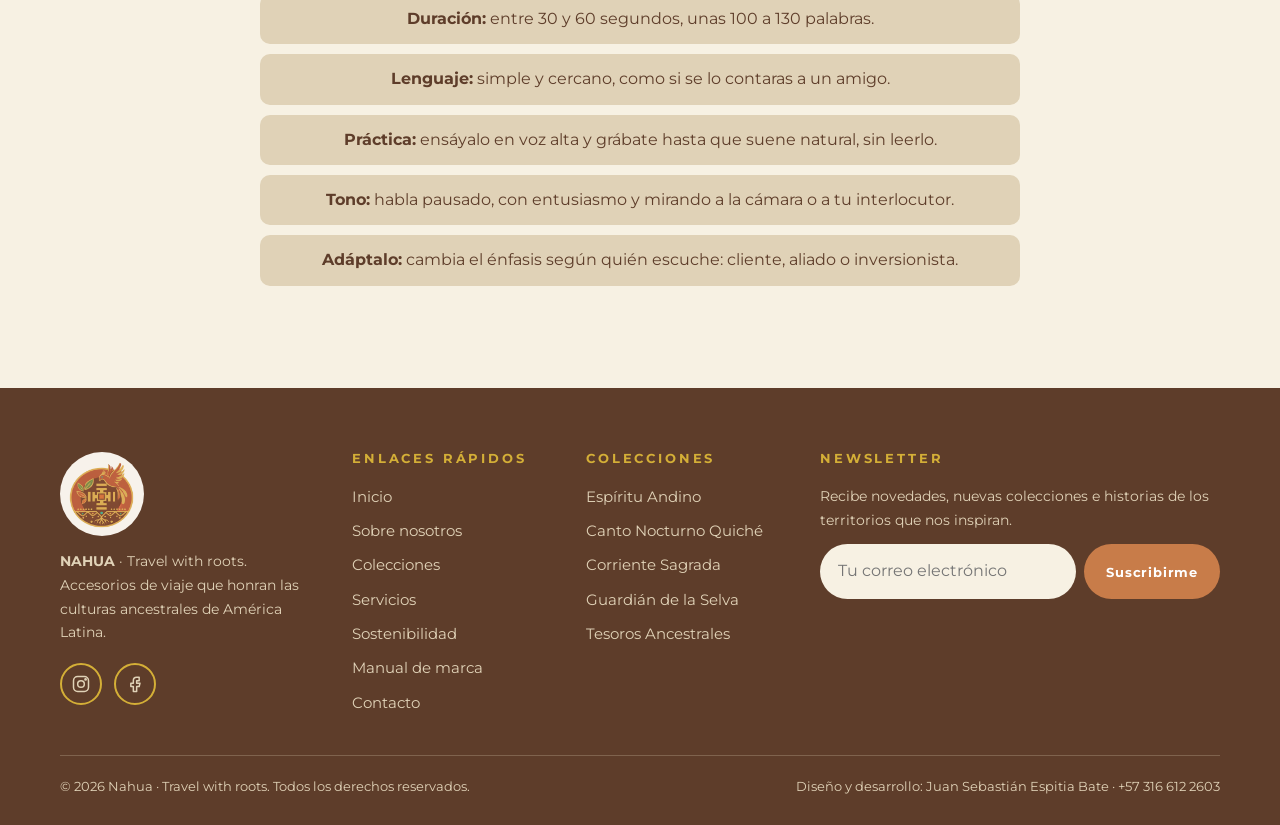
<file: marca.html>
<!DOCTYPE html>
<html lang="es">
<head>
  <meta charset="UTF-8">
  <meta name="viewport" content="width=device-width, initial-scale=1.0">
  <title>Manual de marca | Nahua</title>
  <meta name="description" content="Logotipo, paleta de colores, tipografía, brief y lineamientos de la identidad corporativa de Nahua.">
  <meta name="theme-color" content="#5E3D2A">
  <meta property="og:title" content="Manual de marca | Nahua">
  <meta property="og:description" content="Logotipo, paleta de colores, tipografía, brief y lineamientos de la identidad corporativa de Nahua.">
  <meta property="og:image" content="imagenes/mochila-guardian-de-la-selva.jpg">
  <link rel="icon" href="imagenes/emblema-nahua.png" type="image/png">
  <link rel="preconnect" href="https://fonts.googleapis.com">
  <link rel="preconnect" href="https://fonts.gstatic.com" crossorigin>
  <link href="https://fonts.googleapis.com/css2?family=Cormorant+Garamond:ital,wght@0,500;0,700;1,500&family=Montserrat:wght@400;500;600;700&display=swap" rel="stylesheet">
  <link rel="stylesheet" href="css/styles.css">
</head>
<body class="centrado">
<a class="skip-link" href="#contenido">Saltar al contenido</a>
<header class="site-header">
  <div class="container nav-wrap">
    <a class="brand" href="index.html" aria-label="Nahua, ir al inicio">
      <img src="imagenes/emblema-nahua.png" alt="" width="52" height="52">
      <span>NAHUA</span>
    </a>
    <input type="checkbox" id="nav-toggle" class="nav-toggle" aria-label="Abrir o cerrar el menú">
    <label for="nav-toggle" class="nav-burger" aria-hidden="true"><span></span><span></span><span></span></label>
    <nav class="main-nav" aria-label="Navegación principal">
      <ul>
        <li><a href="index.html">Inicio</a></li>
        <li><a href="historia.html">Sobre nosotros</a></li>
        <li><a href="colecciones.html">Colecciones</a></li>
        <li><a href="servicios.html">Servicios</a></li>
        <li><a href="sostenibilidad.html">Sostenibilidad</a></li>
        <li><a href="marca.html" aria-current="page">Manual de marca</a></li>
        <li><a href="contacto.html">Contacto</a></li>
      </ul>
    </nav>
  </div>
</header>
<main id="contenido">
<section class="page-hero">
  <div class="container">
    <span class="eyebrow">Identidad corporativa</span>
    <h1>Manual de marca</h1>
    <p>El logotipo, los colores, las letras y el tono con los que Nahua se presenta al mundo.</p>
  </div>
</section>

<nav class="toc" aria-label="Contenido del manual">
  <div class="container">
    <a href="#sec-1">Logotipo</a><a href="#sec-2">Usos</a><a href="#sec-3">Paleta</a><a href="#sec-4">Tipografía</a>
    <a href="#sec-5">Brief</a><a href="#sec-6">Recursos</a><a href="#sec-7">Piezas gráficas</a><a href="#sec-8">Video promocional</a><a href="#sec-9">Elevator pitch</a>
  </div>
</nav>

<section id="sec-1" class="section">
  <div class="container">
    <div class="section-head center reveal"><span class="eyebrow">01 · Logotipo</span><h2>El emblema de Nahua</h2>
      <p class="lead">Un sol de arcilla enmarcado en dorado reúne los símbolos del viaje con raíces.</p></div>
    <div class="split">
      <div class="logo-stage reveal"><img src="imagenes/logo-nahua.png" alt="Logotipo de Nahua con el lema Travel with roots"></div>
      <div class="reveal">
        <h3>¿Por qué estos colores?</h3>
        <ul class="checklist">
          <li><strong>Sol Dorado</strong> enmarca el círculo: la luz, el sol y lo sagrado.</li>
          <li><strong>Arcilla Cálida</strong> llena el fondo: la tierra trabajada por las manos.</li>
          <li><strong>Tierra Ancestral</strong> en el suelo y las raíces: la base, la memoria y la solidez.</li>
          <li><strong>Hoja Sagrada</strong> en las hojas: naturaleza y sostenibilidad.</li>
          <li><strong>Cielo Neutro</strong> como fondo y respiro: claridad para que el símbolo hable.</li>
        </ul>
        <p style="margin-top:14px">En el centro, la chakana andina recuerda la conexión entre los mundos; el ave simboliza el viaje.</p>
      </div>
    </div>
  </div>
</section>

<section id="sec-2" class="section section--cielo">
  <div class="container">
    <div class="section-head center reveal"><span class="eyebrow">02 · Usos del logotipo</span><h2>Dónde y cómo usarlo</h2></div>
    <div class="logo-uses">
    <div class="logo-use white reveal"><div><img src="imagenes/emblema-nahua.png" alt="Emblema Nahua"></div><strong>Fondo blanco o muy claro</strong><span>Uso principal. Se ve completo y con máxima fuerza.</span></div>
    <div class="logo-use beige reveal"><div><img src="imagenes/emblema-nahua.png" alt="Emblema Nahua"></div><strong>Fondo Cielo Neutro</strong><span>Uso permitido: conserva el contraste con el emblema.</span></div>
    <div class="logo-use dark reveal"><div style="background:#FFFCF6;border-radius:50%;padding:10px;width:140px"><img src="imagenes/emblema-nahua.png" alt="Emblema Nahua"></div><strong>Fondos oscuros</strong><span>Usar la insignia dentro de un círculo claro para no perder los tonos tierra.</span></div>
    </div>
    <div class="grid-2" style="margin-top:28px">
      <div class="card reveal"><h3>Tamaño mínimo y respiro</h3><p>Mantener libre alrededor un espacio equivalente a la mitad del ancho del emblema. Tamaño mínimo recomendado: 32 px en pantalla y 15 mm en impresos.</p></div>
      <div class="card card--arcilla reveal"><h3>Evitar</h3><p>Estirar o deformar el logotipo, cambiar sus colores, añadir sombras o efectos, o ubicarlo sobre fondos que reduzcan su legibilidad.</p></div>
    </div>
  </div>
</section>

<section id="sec-3" class="section section--papel">
  <div class="container">
    <div class="section-head center reveal"><span class="eyebrow">03 · Paleta oficial</span><h2>Colores de marca</h2>
      <p class="lead">Proporción sugerida: 60% Cielo Neutro · 30% Tierra Ancestral y Arcilla Cálida · 10% Sol Dorado y Hoja Sagrada.</p></div>
    <div class="swatches">
  <div class="swatch reveal"><div class="color" style="background:#5E3D2A"></div><div class="meta"><h3>Tierra Ancestral</h3><code>#5E3D2A</code><small>RGB 94, 61, 42</small><small>Textos principales, fondos oscuros y acentos de solidez.</small></div></div>
  <div class="swatch reveal"><div class="color" style="background:#D4AF37"></div><div class="meta"><h3>Sol Dorado</h3><code>#D4AF37</code><small>RGB 212, 175, 55</small><small>Detalles destacados, íconos, bordes sutiles y llamadas a la acción.</small></div></div>
  <div class="swatch reveal"><div class="color" style="background:#C87C49"></div><div class="meta"><h3>Arcilla Cálida</h3><code>#C87C49</code><small>RGB 200, 124, 73</small><small>Bloques temáticos y fondos cálidos.</small></div></div>
  <div class="swatch reveal"><div class="color" style="background:#4A6D3A"></div><div class="meta"><h3>Hoja Sagrada</h3><code>#4A6D3A</code><small>RGB 74, 109, 58</small><small>Elementos que representan la sostenibilidad y la naturaleza.</small></div></div>
  <div class="swatch reveal"><div class="color" style="background:#E0D2B7"></div><div class="meta"><h3>Cielo Neutro</h3><code>#E0D2B7</code><small>RGB 224, 210, 183</small><small>Fondo base de secciones limpias y tarjetas de contenido.</small></div></div>
</div>
  </div>
</section>

<section id="sec-4" class="section">
  <div class="container">
    <div class="section-head center reveal"><span class="eyebrow">04 · Tipografía</span><h2>Elegante y artesanal</h2></div>
    <div class="grid-2">
      <div class="type-specimen reveal"><div class="aa">Aa</div><h3>Cormorant Garamond</h3><p>Títulos. Serif estilizada con un aire artesanal que refleja autenticidad.</p></div>
      <div class="type-specimen sans reveal"><div class="aa">Aa</div><h3 style="font-family:var(--font-body);font-size:1.4rem">Montserrat</h3><p>Textos y botones. Sans-serif moderna, clara y limpia.</p></div>
    </div>
  </div>
</section>

<section id="sec-5" class="section section--cielo">
  <div class="container">
    <div class="section-head center reveal"><span class="eyebrow">05 · Brief de marca</span><h2>Resumen del brief</h2></div>
    <dl class="brief reveal">
      <div class="brief-row"><dt>Marca</dt><dd>Nahua · Travel with roots</dd></div>
      <div class="brief-row"><dt>Qué hace</dt><dd>Accesorios de viaje (maletas, mochilas y billeteras) inspirados en las culturas ancestrales de América Latina.</dd></div>
      <div class="brief-row"><dt>Misión</dt><dd>Acompañar a los viajeros conscientes en su exploración de América Latina, ofreciendo productos que honran y respetan las culturas ancestrales, fusionando funcionalidad, sostenibilidad y estilo.</dd></div>
      <div class="brief-row"><dt>Visión</dt><dd>Ser la marca líder en accesorios de viaje que conecta a los viajeros con la riqueza cultural de América Latina, alcanzando a más de 500.000 clientes en 10 países.</dd></div>
      <div class="brief-row"><dt>Valores</dt><dd>Respeto cultural, sostenibilidad, conexión auténtica e innovación funcional.</dd></div>
      <div class="brief-row"><dt>Público</dt><dd>Viajeros conscientes que exploran América Latina. Principalmente jóvenes y adultos de 18 a 40 años, apasionados por la cultura, la naturaleza y las experiencias auténticas.</dd></div>
      <div class="brief-row"><dt>Personalidad</dt><dd>Respetuosa, cálida, auténtica, moderna y minimalista, cargada de simbolismo.</dd></div>
      <div class="brief-row"><dt>Competencia y referentes</dt><dd>Marcas de equipaje y mochilas como Totto, Osprey o Samsonite. Nahua se diferencia por su identidad cultural y su enfoque sostenible.</dd></div>
    </dl>
  </div>
</section>

<section id="sec-6" class="section section--papel">
  <div class="container">
    <div class="section-head center reveal"><span class="eyebrow">06 · Recursos</span><h2>Descargas</h2></div>
    <div class="downloads">
      <a class="download reveal" href="imagenes/logo-nahua.png" download><div><strong>Logotipo (PNG transparente)</strong><small>Para fondos claros</small></div></a>
      <a class="download reveal" href="imagenes/emblema-nahua.png" download><div><strong>Emblema (PNG transparente)</strong><small>Íconos y redes sociales</small></div></a>
      <a class="download reveal" href="imagenes/paleta-colores.jpg" download><div><strong>Paleta de colores</strong><small>Imagen de referencia</small></div></a>
    </div>
  </div>
</section>

<section id="sec-7" class="section section--cielo">
  <div class="container">
    <div class="section-head center reveal"><span class="eyebrow">07 · Piezas gráficas</span><h2>Afiche y tarjeta de presentación</h2>
      <p class="lead">Aplicaciones de la identidad en piezas reales de comunicación.</p></div>
    <div class="pieces">
      <article class="poster reveal" style="background-image:linear-gradient(180deg,rgba(43,27,17,.15) 20%,rgba(43,27,17,.88) 100%),url('imagenes/mochila-corriente-sagrada.jpg')">
        <img class="poster-logo" src="imagenes/emblema-nahua.png" alt="Emblema de Nahua">
        <div class="poster-text">
          <span>Nueva colección</span>
          <h3>Corriente Sagrada</h3>
          <p>Viaja con raíces. Honra el agua, honra la vida.</p>
          <strong>nahua.com · +57 316 612 2603</strong>
        </div>
      </article>
      <div class="cards-col">
        <article class="bcard bcard--front reveal"><img src="imagenes/emblema-nahua.png" alt="Emblema de Nahua"><strong>NAHUA</strong><small>Travel with roots</small></article>
        <article class="bcard bcard--back reveal">
          <div><strong>Juan Sebastián Espitia Bate</strong><small>Fundador · Nahua</small></div>
          <ul><li>+57 316 612 2603</li><li>juansebastianespitiabate@gmail.com</li><li>Santiago de Cali, Colombia</li></ul>
        </article>
      </div>
    </div>
  </div>
</section>

<section class="section section--tierra" id="sec-8">
  <div class="container split">
    <div class="reveal">
      <span class="eyebrow">08 · Video promocional</span>
      <h2>Nahua en movimiento</h2>
      <p class="lead" style="margin-top:14px">Pieza audiovisual de la marca para redes sociales y para la web. Formato vertical pensado para Instagram, TikTok y Reels.</p>
    </div>
    <div class="phone reveal">
        <video controls preload="metadata" playsinline poster="imagenes/video-portada.jpg" aria-label="Video promocional de Nahua">
          <source src="videos/nahua-corporativo.mp4" type="video/mp4">
          Tu navegador no puede reproducir el video. <a href="videos/nahua-corporativo.mp4">Descárgalo aquí</a>.
        </video>
      </div>
  </div>
</section>

<section class="section" id="sec-9">
  <div class="container">
    <div class="section-head center reveal"><span class="eyebrow">09 · Elevator pitch</span><h2>El pitch de Nahua</h2>
      <p class="lead">Un pitch es una presentación de 30 a 60 segundos con la que explicas quién eres y qué ofreces, tan clara que cualquiera la entienda en lo que dura un ascensor.</p></div>

    <article class="pitch-text reveal">
      <span class="eyebrow">Así lo presenta Nahua</span>
      <p>Hola, soy Juan Sebastián Espitia Bate, fundador de Nahua. ¿Alguna vez has viajado con una maleta que no cuenta nada? Hoy casi todos los accesorios de viaje son iguales, mientras los pueblos que visitamos guardan una riqueza de símbolos, colores e historias que casi nunca se ven.</p>
      <p>En Nahua creamos maletas, mochilas y billeteras inspiradas en las culturas ancestrales de América Latina, hechas con materiales reciclados y orgánicos, y destinamos el 1% de nuestras ventas a comunidades. Queremos que viajar sea una forma de respeto.</p>
      <p>Nuestra meta es llegar a 500.000 viajeros en 10 países en 2030. <strong>Nahua: viaja con raíces.</strong> ¿Te sumas a nuestro camino?</p>
    </article>

    <div class="section-head center reveal" style="margin:56px 0 28px"><span class="eyebrow">Cómo se construye</span><h3 style="font-size:2rem">Cinco pasos para hacer un buen pitch</h3></div>
    <div class="pitch">
      <article class="pitch-step reveal"><span>El gancho</span><p>Empieza con una pregunta o un dato que despierte la curiosidad. Tienes unos 5 segundos para captar la atención.</p></article>
      <article class="pitch-step reveal"><span>El problema</span><p>Cuenta qué le duele o le falta a tu cliente. Si el problema se entiende, la solución se valora.</p></article>
      <article class="pitch-step reveal"><span>La solución</span><p>Explica en una sola frase qué haces y para quién. Sin tecnicismos ni listas largas.</p></article>
      <article class="pitch-step reveal"><span>El diferencial</span><p>Di por qué tú y no otros: uno o dos datos concretos, como materiales, impacto o historia.</p></article>
      <article class="pitch-step reveal"><span>El cierre</span><p>Termina con tu meta y una invitación clara a actuar: escribirte, comprar, aliarse o seguirte.</p></article>
    </div>

    <ul class="tips reveal">
      <li><strong>Duración:</strong> entre 30 y 60 segundos, unas 100 a 130 palabras.</li>
      <li><strong>Lenguaje:</strong> simple y cercano, como si se lo contaras a un amigo.</li>
      <li><strong>Práctica:</strong> ensáyalo en voz alta y grábate hasta que suene natural, sin leerlo.</li>
      <li><strong>Tono:</strong> habla pausado, con entusiasmo y mirando a la cámara o a tu interlocutor.</li>
      <li><strong>Adáptalo:</strong> cambia el énfasis según quién escuche: cliente, aliado o inversionista.</li>
    </ul>
  </div>
</section>

</main>
<footer class="site-footer">
  <div class="container footer-top">
    <div class="footer-brand">
      <img src="imagenes/emblema-nahua.png" alt="Emblema de Nahua" width="84" height="84">
      <p><strong>NAHUA</strong> · Travel with roots.<br>Accesorios de viaje que honran las culturas ancestrales de América Latina.</p>
      <div class="social">
        <a href="https://www.instagram.com/nahua320" target="_blank" rel="noopener" aria-label="Instagram de Nahua"><svg viewBox="0 0 24 24" aria-hidden="true"><rect x="3" y="3" width="18" height="18" rx="5"/><circle cx="12" cy="12" r="4"/><circle cx="17.5" cy="6.5" r=".8"/></svg></a>
        <a href="https://www.facebook.com/people/Sebasti%C3%A1n-Espitia/pfbid02vJPzgsaAKwEZNjMiyfqXMd2s1XmEH31hKfNzRWdk8hM3HJryQjZRbi3x5wxJ3XiCl/" target="_blank" rel="noopener" aria-label="Facebook de Nahua"><svg viewBox="0 0 24 24" aria-hidden="true"><path d="M14 8h3V4h-3a4 4 0 0 0-4 4v3H7v4h3v6h4v-6h3l1-4h-4V8z"/></svg></a>
      </div>
    </div>
    <div>
      <h4>Enlaces rápidos</h4>
      <ul>
        <li><a href="index.html">Inicio</a></li>
        <li><a href="historia.html">Sobre nosotros</a></li>
        <li><a href="colecciones.html">Colecciones</a></li>
        <li><a href="servicios.html">Servicios</a></li>
        <li><a href="sostenibilidad.html">Sostenibilidad</a></li>
        <li><a href="marca.html">Manual de marca</a></li>
        <li><a href="contacto.html">Contacto</a></li>
      </ul>
    </div>
    <div>
      <h4>Colecciones</h4>
      <ul>
        <li><a href="colecciones.html#p-maleta-espiritu-andino">Espíritu Andino</a></li>
        <li><a href="colecciones.html#p-mochila-canto-nocturno">Canto Nocturno Quiché</a></li>
        <li><a href="colecciones.html#p-mochila-corriente-sagrada">Corriente Sagrada</a></li>
        <li><a href="colecciones.html#p-mochila-guardian-de-la-selva">Guardián de la Selva</a></li>
        <li><a href="colecciones.html#p-billetera-tesoros-ancestrales">Tesoros Ancestrales</a></li>
      </ul>
    </div>
    <div>
      <h4>Newsletter</h4>
      <p style="font-size:.9rem">Recibe novedades, nuevas colecciones e historias de los territorios que nos inspiran.</p>
      <form class="newsletter" data-form data-endpoint="" data-ok="¡Gracias por suscribirte!" action="mailto:juansebastianespitiabate@gmail.com?subject=Suscripci%C3%B3n%20al%20newsletter" method="post" enctype="text/plain">
        <label for="nl-email" class="sr" style="position:absolute;left:-999px">Correo electrónico</label>
        <input id="nl-email" type="email" name="correo" placeholder="Tu correo electrónico" required autocomplete="email">
        <button type="submit">Suscribirme</button>
      </form>
      <p class="form-status" role="status" aria-live="polite" style="margin-top:8px"></p>
    </div>
  </div>
  <div class="container footer-bottom">
    <span>&copy; 2026 Nahua · Travel with roots. Todos los derechos reservados.</span>
    <span>Diseño y desarrollo: Juan Sebastián Espitia Bate · +57 316 612 2603</span>
  </div>
</footer>
<a class="wa-float" href="https://wa.me/573166122603?text=Hola%20Nahua%2C%20quiero%20conocer%20m%C3%A1s%20sobre%20sus%20productos" target="_blank" rel="noopener" aria-label="Escríbenos por WhatsApp"><svg viewBox="0 0 24 24" aria-hidden="true"><path d="M3 21l1.6-4.8A8.5 8.5 0 1 1 8 19.5L3 21z"/><path d="M9 8.5c0 3 2.5 5.5 5.5 5.5l1-1.5-2-1-.8.7a3.5 3.5 0 0 1-1.6-1.6l.7-.8-1-2L9 8.5z"/></svg></a>
<script src="js/main.js" defer></script>
</body>
</html>
</file>
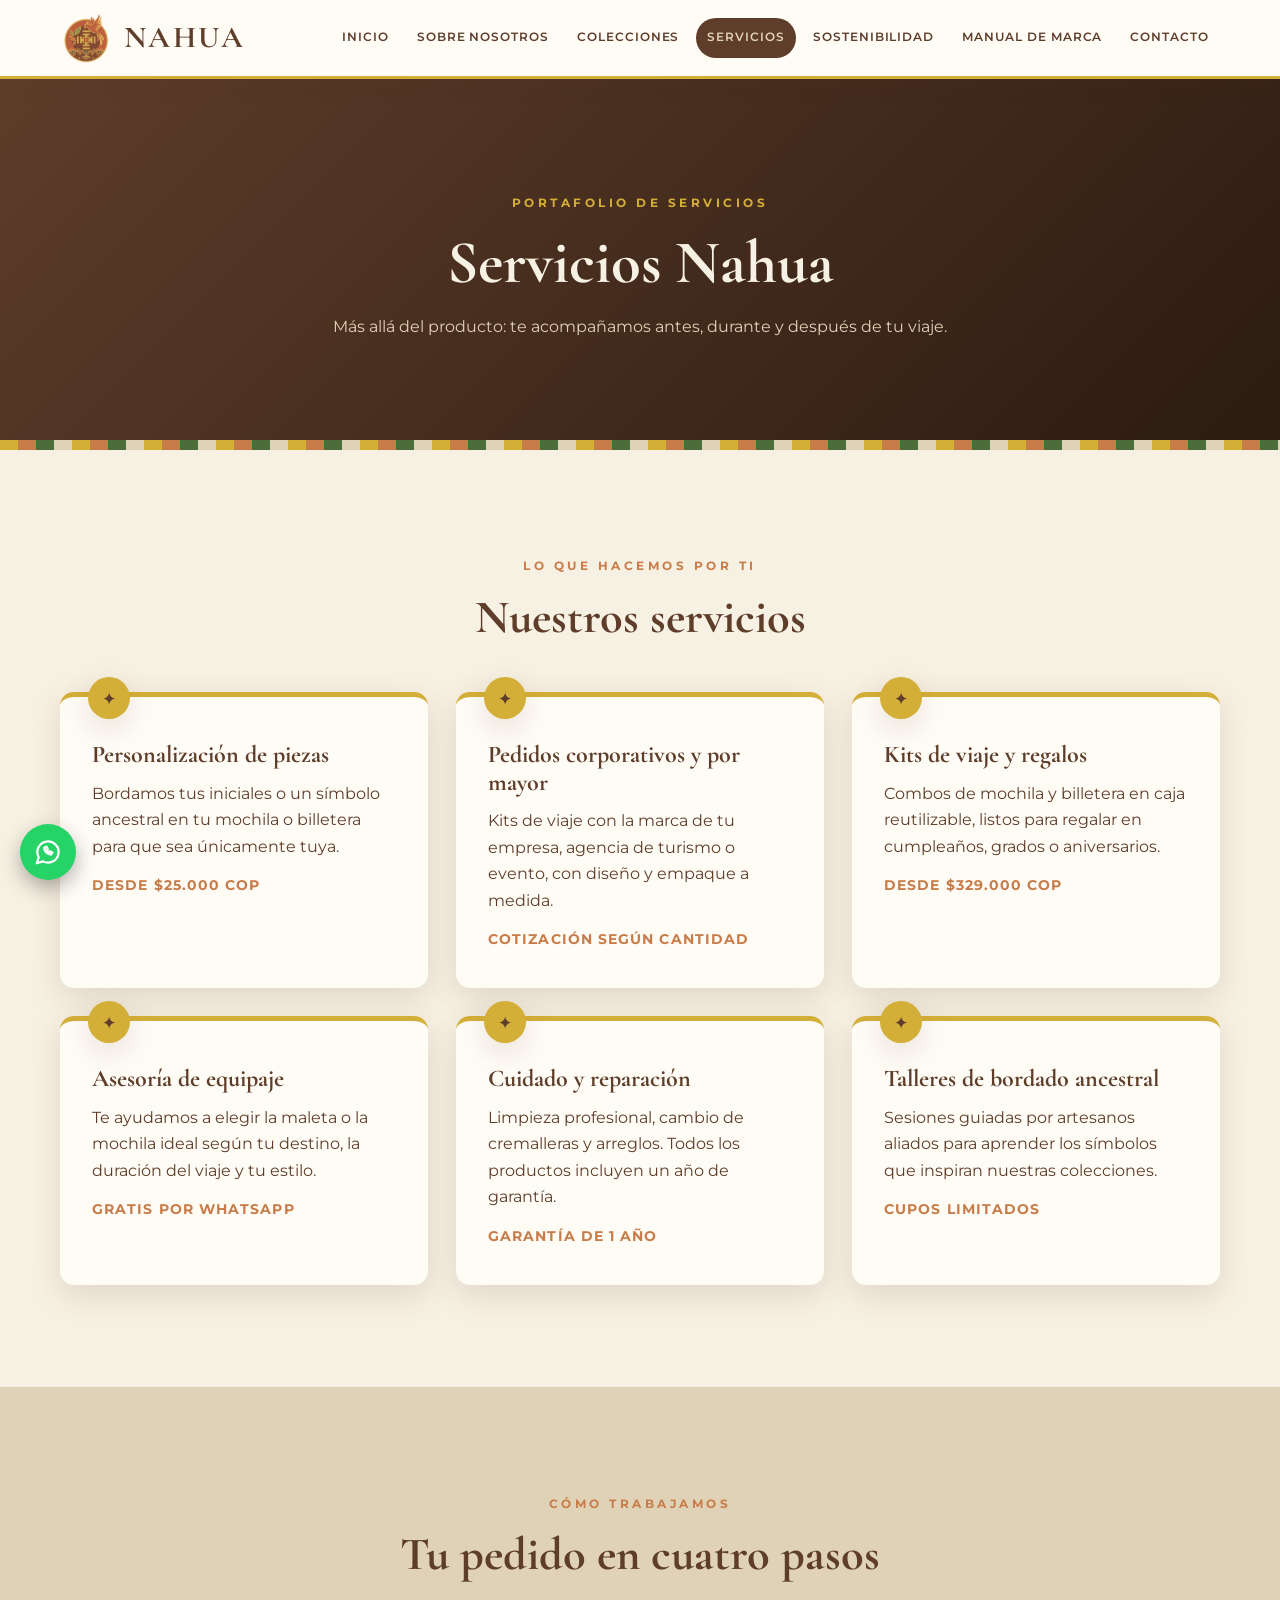
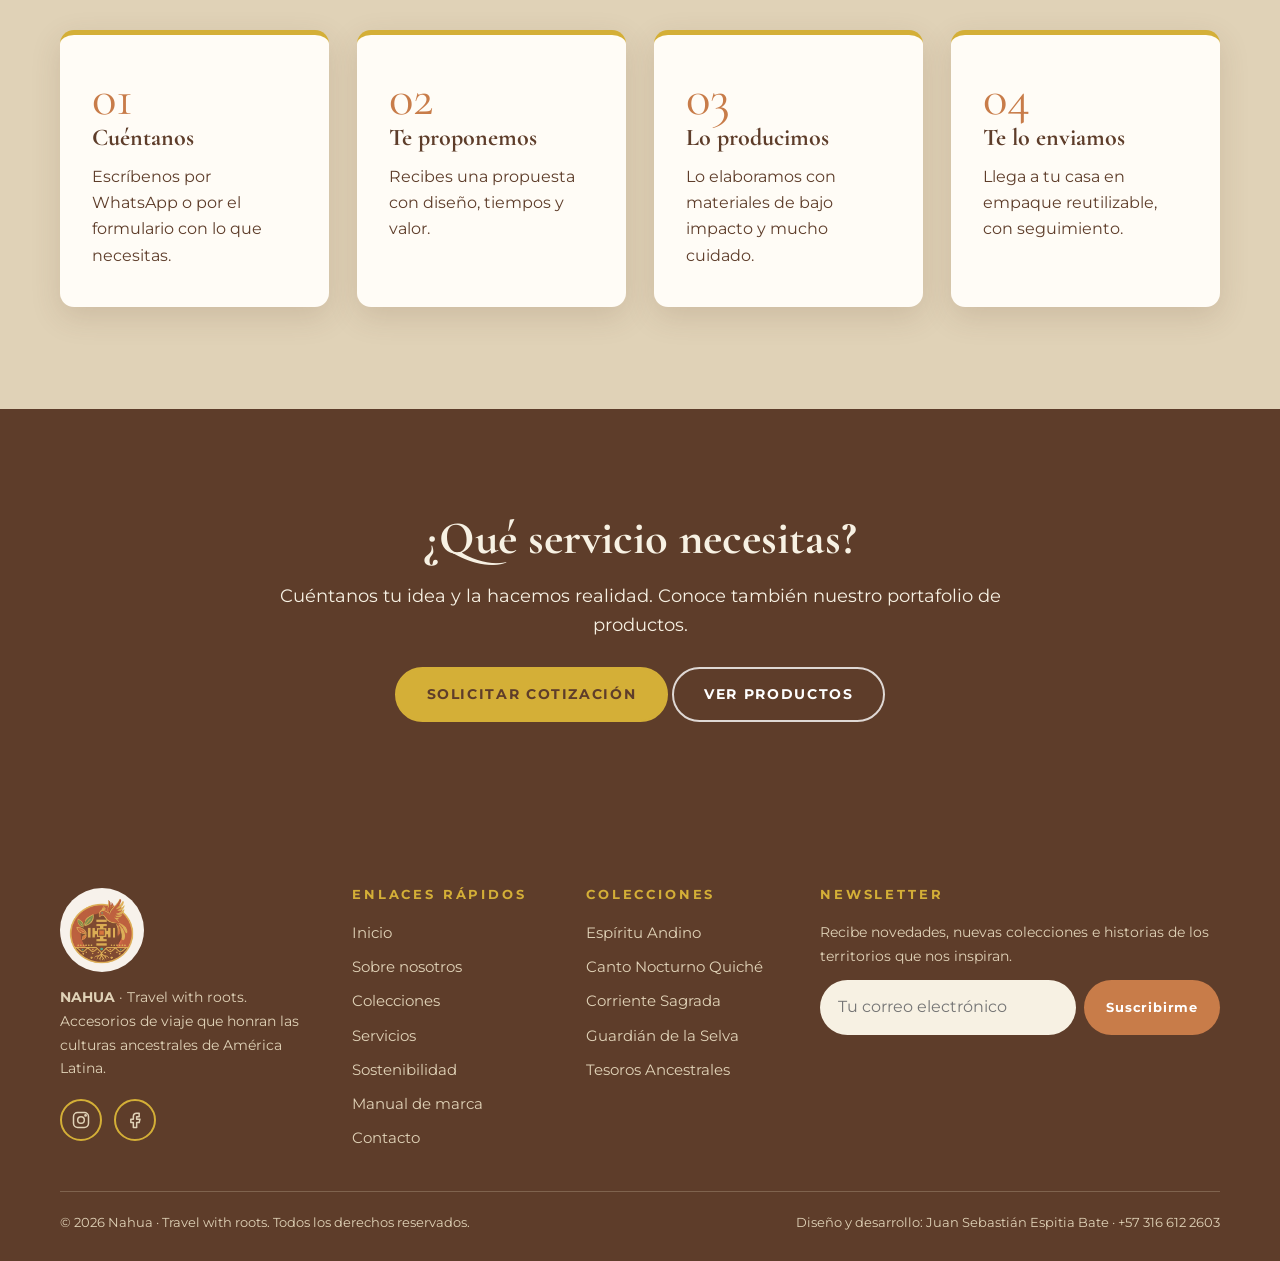
<file: servicios.html>
<!DOCTYPE html>
<html lang="es">
<head>
  <meta charset="UTF-8">
  <meta name="viewport" content="width=device-width, initial-scale=1.0">
  <title>Servicios | Nahua</title>
  <meta name="description" content="Portafolio de servicios de Nahua: personalización, pedidos corporativos, kits de viaje, asesoría de equipaje, reparación y talleres.">
  <meta name="theme-color" content="#5E3D2A">
  <meta property="og:title" content="Servicios | Nahua">
  <meta property="og:description" content="Portafolio de servicios de Nahua: personalización, pedidos corporativos, kits de viaje, asesoría de equipaje, reparación y talleres.">
  <meta property="og:image" content="imagenes/mochila-guardian-de-la-selva.jpg">
  <link rel="icon" href="imagenes/emblema-nahua.png" type="image/png">
  <link rel="preconnect" href="https://fonts.googleapis.com">
  <link rel="preconnect" href="https://fonts.gstatic.com" crossorigin>
  <link href="https://fonts.googleapis.com/css2?family=Cormorant+Garamond:ital,wght@0,500;0,700;1,500&family=Montserrat:wght@400;500;600;700&display=swap" rel="stylesheet">
  <link rel="stylesheet" href="css/styles.css">
</head>
<body>
<a class="skip-link" href="#contenido">Saltar al contenido</a>
<header class="site-header">
  <div class="container nav-wrap">
    <a class="brand" href="index.html" aria-label="Nahua, ir al inicio">
      <img src="imagenes/emblema-nahua.png" alt="" width="52" height="52">
      <span>NAHUA</span>
    </a>
    <input type="checkbox" id="nav-toggle" class="nav-toggle" aria-label="Abrir o cerrar el menú">
    <label for="nav-toggle" class="nav-burger" aria-hidden="true"><span></span><span></span><span></span></label>
    <nav class="main-nav" aria-label="Navegación principal">
      <ul>
        <li><a href="index.html">Inicio</a></li>
        <li><a href="historia.html">Sobre nosotros</a></li>
        <li><a href="colecciones.html">Colecciones</a></li>
        <li><a href="servicios.html" aria-current="page">Servicios</a></li>
        <li><a href="sostenibilidad.html">Sostenibilidad</a></li>
        <li><a href="marca.html">Manual de marca</a></li>
        <li><a href="contacto.html">Contacto</a></li>
      </ul>
    </nav>
  </div>
</header>
<main id="contenido">
<section class="page-hero">
  <div class="container">
    <span class="eyebrow">Portafolio de servicios</span>
    <h1>Servicios Nahua</h1>
    <p>Más allá del producto: te acompañamos antes, durante y después de tu viaje.</p>
  </div>
</section>

<section class="section">
  <div class="container">
    <div class="section-head center reveal"><span class="eyebrow">Lo que hacemos por ti</span><h2>Nuestros servicios</h2></div>
    <div class="grid-3">
      <article class="card service reveal"><span class="service-ico">✦</span><h3>Personalización de piezas</h3><p>Bordamos tus iniciales o un símbolo ancestral en tu mochila o billetera para que sea únicamente tuya.</p><strong class="service-price">Desde $25.000 COP</strong></article>
      <article class="card service reveal"><span class="service-ico">✦</span><h3>Pedidos corporativos y por mayor</h3><p>Kits de viaje con la marca de tu empresa, agencia de turismo o evento, con diseño y empaque a medida.</p><strong class="service-price">Cotización según cantidad</strong></article>
      <article class="card service reveal"><span class="service-ico">✦</span><h3>Kits de viaje y regalos</h3><p>Combos de mochila y billetera en caja reutilizable, listos para regalar en cumpleaños, grados o aniversarios.</p><strong class="service-price">Desde $329.000 COP</strong></article>
      <article class="card service reveal"><span class="service-ico">✦</span><h3>Asesoría de equipaje</h3><p>Te ayudamos a elegir la maleta o la mochila ideal según tu destino, la duración del viaje y tu estilo.</p><strong class="service-price">Gratis por WhatsApp</strong></article>
      <article class="card service reveal"><span class="service-ico">✦</span><h3>Cuidado y reparación</h3><p>Limpieza profesional, cambio de cremalleras y arreglos. Todos los productos incluyen un año de garantía.</p><strong class="service-price">Garantía de 1 año</strong></article>
      <article class="card service reveal"><span class="service-ico">✦</span><h3>Talleres de bordado ancestral</h3><p>Sesiones guiadas por artesanos aliados para aprender los símbolos que inspiran nuestras colecciones.</p><strong class="service-price">Cupos limitados</strong></article>
    </div>
  </div>
</section>

<section class="section section--cielo">
  <div class="container">
    <div class="section-head center reveal"><span class="eyebrow">Cómo trabajamos</span><h2>Tu pedido en cuatro pasos</h2></div>
    <div class="grid-4">
      <div class="card reveal"><div class="big">01</div><h3>Cuéntanos</h3><p>Escríbenos por WhatsApp o por el formulario con lo que necesitas.</p></div>
      <div class="card reveal"><div class="big">02</div><h3>Te proponemos</h3><p>Recibes una propuesta con diseño, tiempos y valor.</p></div>
      <div class="card reveal"><div class="big">03</div><h3>Lo producimos</h3><p>Lo elaboramos con materiales de bajo impacto y mucho cuidado.</p></div>
      <div class="card reveal"><div class="big">04</div><h3>Te lo enviamos</h3><p>Llega a tu casa en empaque reutilizable, con seguimiento.</p></div>
    </div>
  </div>
</section>

<section class="section section--tierra center">
  <div class="container reveal">
    <h2>¿Qué servicio necesitas?</h2>
    <p class="lead" style="margin:16px auto 28px">Cuéntanos tu idea y la hacemos realidad. Conoce también nuestro portafolio de productos.</p>
    <a class="btn" href="contacto.html#formulario">Solicitar cotización</a> <a class="btn btn--ghost" href="colecciones.html">Ver productos</a>
  </div>
</section>
</main>
<footer class="site-footer">
  <div class="container footer-top">
    <div class="footer-brand">
      <img src="imagenes/emblema-nahua.png" alt="Emblema de Nahua" width="84" height="84">
      <p><strong>NAHUA</strong> · Travel with roots.<br>Accesorios de viaje que honran las culturas ancestrales de América Latina.</p>
      <div class="social">
        <a href="https://www.instagram.com/nahua320" target="_blank" rel="noopener" aria-label="Instagram de Nahua"><svg viewBox="0 0 24 24" aria-hidden="true"><rect x="3" y="3" width="18" height="18" rx="5"/><circle cx="12" cy="12" r="4"/><circle cx="17.5" cy="6.5" r=".8"/></svg></a>
        <a href="https://www.facebook.com/people/Sebasti%C3%A1n-Espitia/pfbid02vJPzgsaAKwEZNjMiyfqXMd2s1XmEH31hKfNzRWdk8hM3HJryQjZRbi3x5wxJ3XiCl/" target="_blank" rel="noopener" aria-label="Facebook de Nahua"><svg viewBox="0 0 24 24" aria-hidden="true"><path d="M14 8h3V4h-3a4 4 0 0 0-4 4v3H7v4h3v6h4v-6h3l1-4h-4V8z"/></svg></a>
      </div>
    </div>
    <div>
      <h4>Enlaces rápidos</h4>
      <ul>
        <li><a href="index.html">Inicio</a></li>
        <li><a href="historia.html">Sobre nosotros</a></li>
        <li><a href="colecciones.html">Colecciones</a></li>
        <li><a href="servicios.html">Servicios</a></li>
        <li><a href="sostenibilidad.html">Sostenibilidad</a></li>
        <li><a href="marca.html">Manual de marca</a></li>
        <li><a href="contacto.html">Contacto</a></li>
      </ul>
    </div>
    <div>
      <h4>Colecciones</h4>
      <ul>
        <li><a href="colecciones.html#p-maleta-espiritu-andino">Espíritu Andino</a></li>
        <li><a href="colecciones.html#p-mochila-canto-nocturno">Canto Nocturno Quiché</a></li>
        <li><a href="colecciones.html#p-mochila-corriente-sagrada">Corriente Sagrada</a></li>
        <li><a href="colecciones.html#p-mochila-guardian-de-la-selva">Guardián de la Selva</a></li>
        <li><a href="colecciones.html#p-billetera-tesoros-ancestrales">Tesoros Ancestrales</a></li>
      </ul>
    </div>
    <div>
      <h4>Newsletter</h4>
      <p style="font-size:.9rem">Recibe novedades, nuevas colecciones e historias de los territorios que nos inspiran.</p>
      <form class="newsletter" data-form data-endpoint="" data-ok="¡Gracias por suscribirte!" action="mailto:juansebastianespitiabate@gmail.com?subject=Suscripci%C3%B3n%20al%20newsletter" method="post" enctype="text/plain">
        <label for="nl-email" class="sr" style="position:absolute;left:-999px">Correo electrónico</label>
        <input id="nl-email" type="email" name="correo" placeholder="Tu correo electrónico" required autocomplete="email">
        <button type="submit">Suscribirme</button>
      </form>
      <p class="form-status" role="status" aria-live="polite" style="margin-top:8px"></p>
    </div>
  </div>
  <div class="container footer-bottom">
    <span>&copy; 2026 Nahua · Travel with roots. Todos los derechos reservados.</span>
    <span>Diseño y desarrollo: Juan Sebastián Espitia Bate · +57 316 612 2603</span>
  </div>
</footer>
<a class="wa-float" href="https://wa.me/573166122603?text=Hola%20Nahua%2C%20quiero%20conocer%20m%C3%A1s%20sobre%20sus%20productos" target="_blank" rel="noopener" aria-label="Escríbenos por WhatsApp"><svg viewBox="0 0 24 24" aria-hidden="true"><path d="M3 21l1.6-4.8A8.5 8.5 0 1 1 8 19.5L3 21z"/><path d="M9 8.5c0 3 2.5 5.5 5.5 5.5l1-1.5-2-1-.8.7a3.5 3.5 0 0 1-1.6-1.6l.7-.8-1-2L9 8.5z"/></svg></a>
<script src="js/main.js" defer></script>
</body>
</html>
</file>
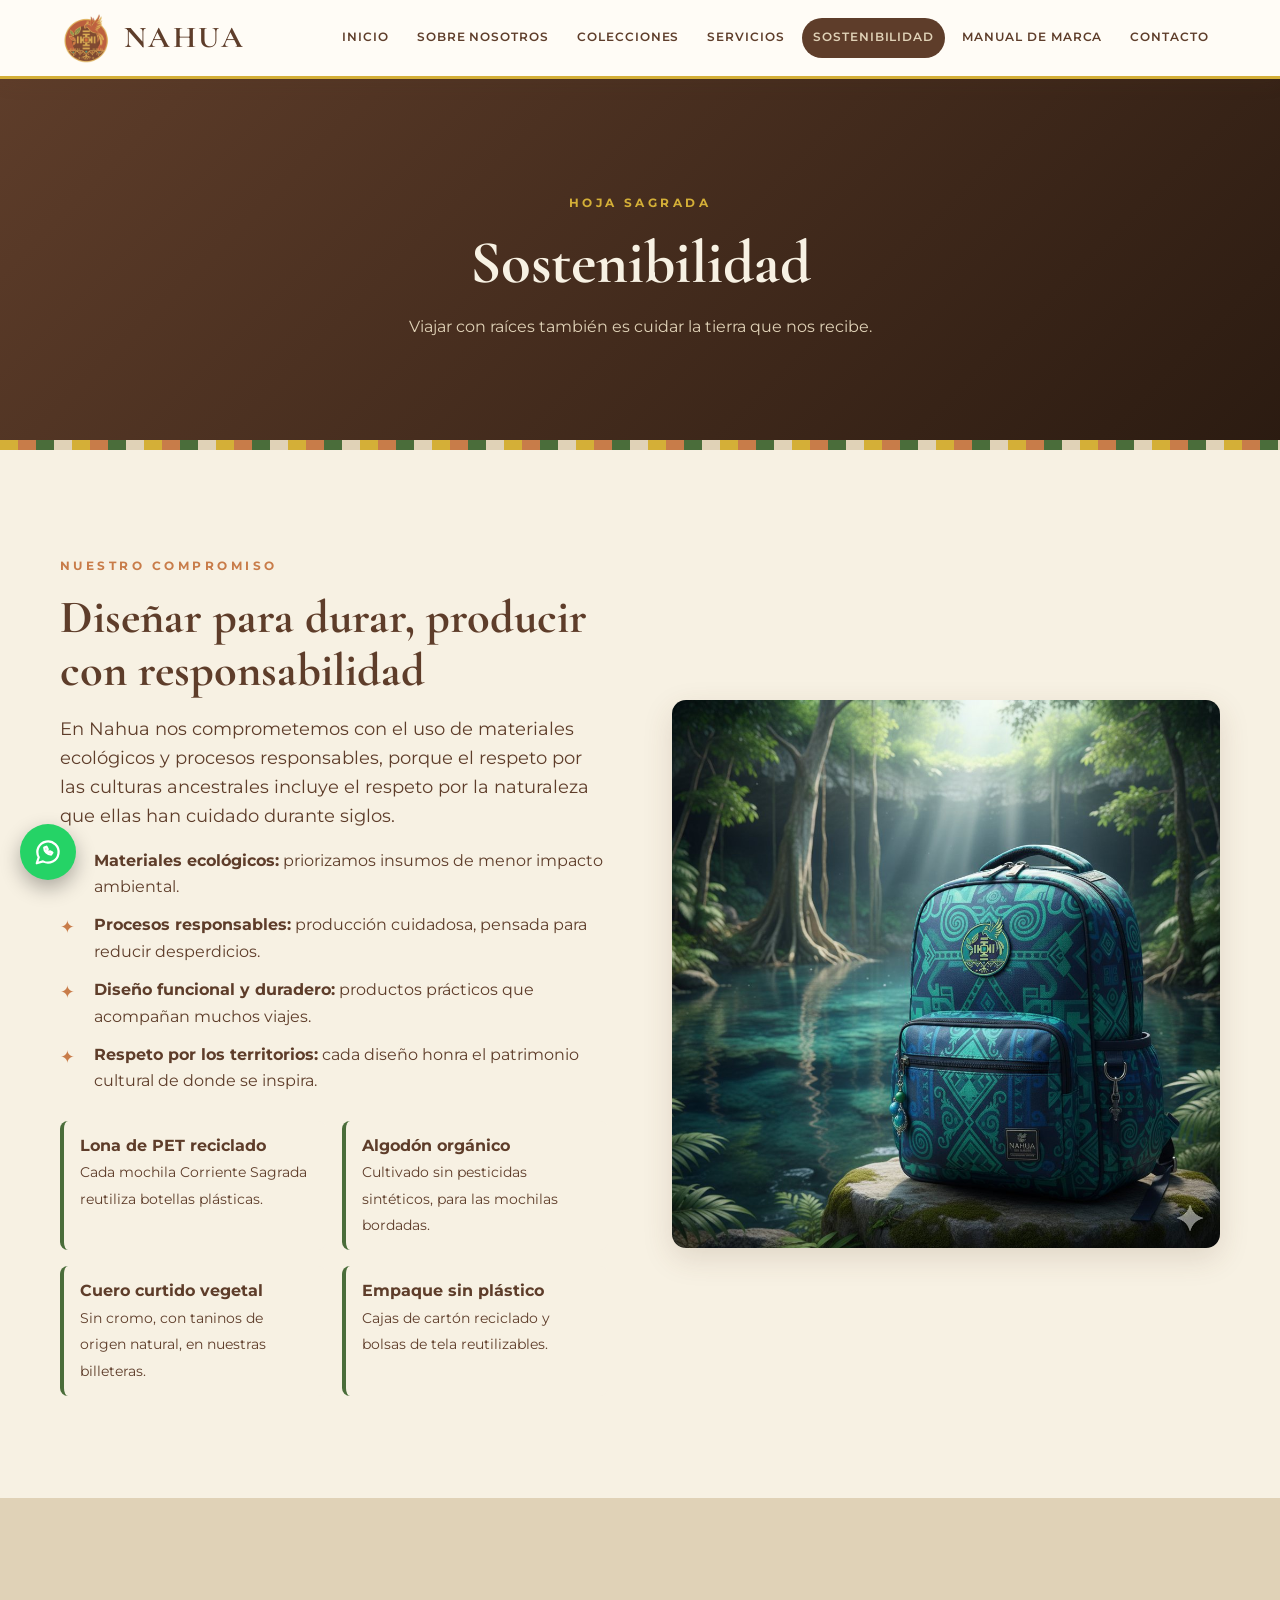
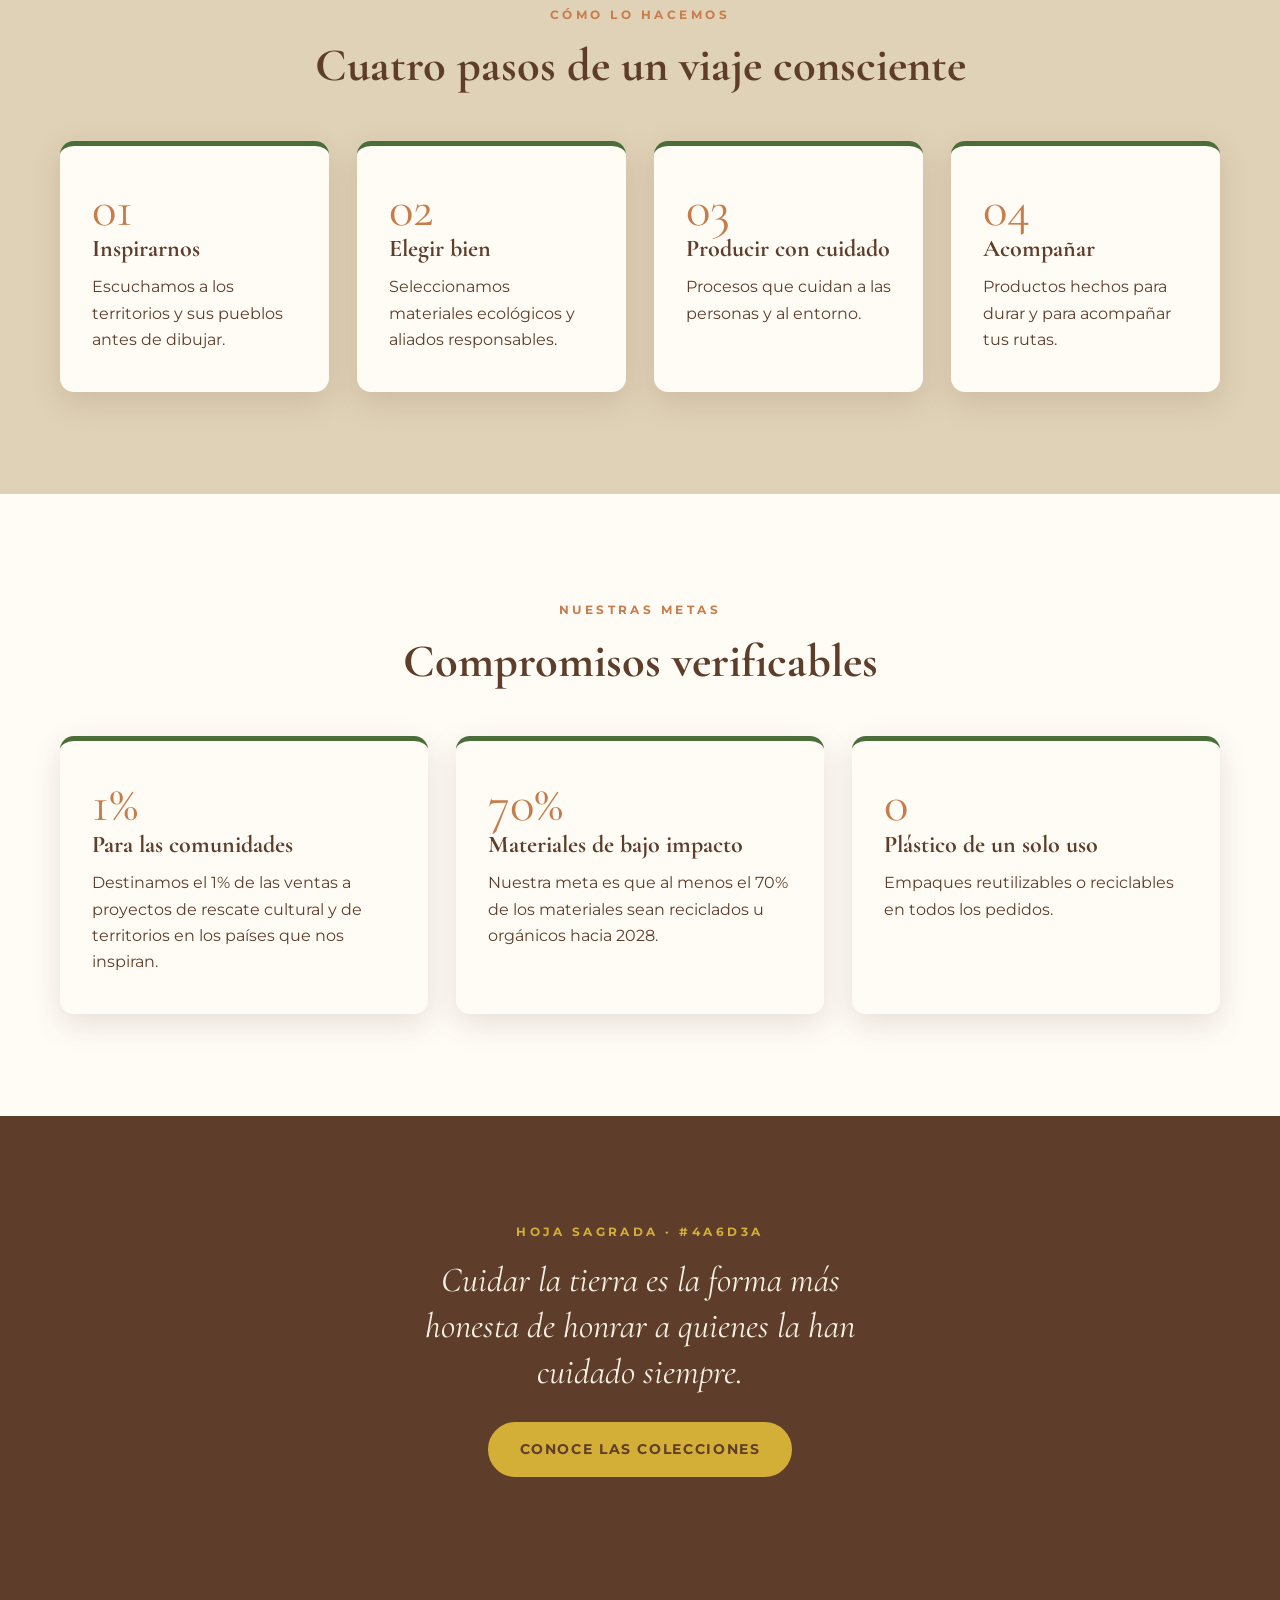
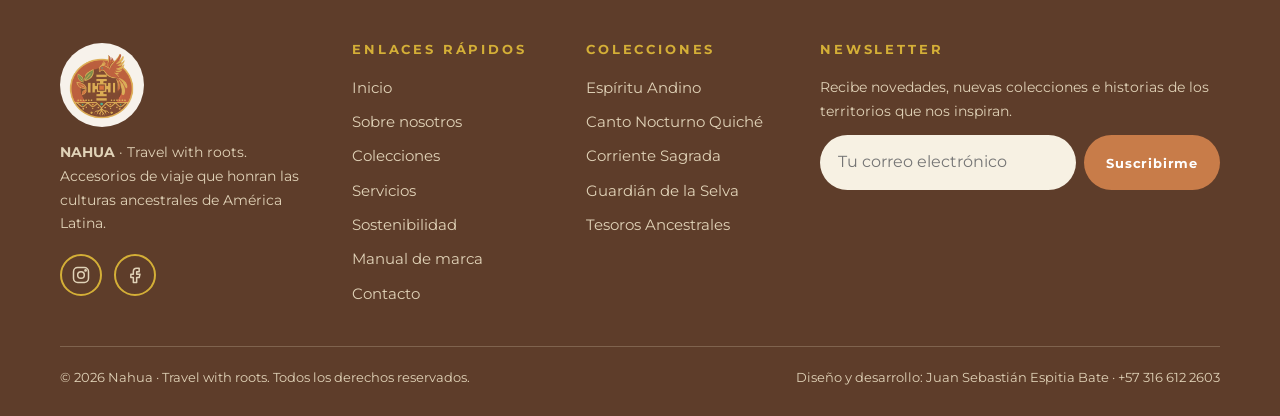
<file: sostenibilidad.html>
<!DOCTYPE html>
<html lang="es">
<head>
  <meta charset="UTF-8">
  <meta name="viewport" content="width=device-width, initial-scale=1.0">
  <title>Sostenibilidad | Nahua</title>
  <meta name="description" content="Materiales ecológicos y procesos responsables: así entiende Nahua la sostenibilidad en los accesorios de viaje.">
  <meta name="theme-color" content="#5E3D2A">
  <meta property="og:title" content="Sostenibilidad | Nahua">
  <meta property="og:description" content="Materiales ecológicos y procesos responsables: así entiende Nahua la sostenibilidad en los accesorios de viaje.">
  <meta property="og:image" content="imagenes/mochila-guardian-de-la-selva.jpg">
  <link rel="icon" href="imagenes/emblema-nahua.png" type="image/png">
  <link rel="preconnect" href="https://fonts.googleapis.com">
  <link rel="preconnect" href="https://fonts.gstatic.com" crossorigin>
  <link href="https://fonts.googleapis.com/css2?family=Cormorant+Garamond:ital,wght@0,500;0,700;1,500&family=Montserrat:wght@400;500;600;700&display=swap" rel="stylesheet">
  <link rel="stylesheet" href="css/styles.css">
</head>
<body>
<a class="skip-link" href="#contenido">Saltar al contenido</a>
<header class="site-header">
  <div class="container nav-wrap">
    <a class="brand" href="index.html" aria-label="Nahua, ir al inicio">
      <img src="imagenes/emblema-nahua.png" alt="" width="52" height="52">
      <span>NAHUA</span>
    </a>
    <input type="checkbox" id="nav-toggle" class="nav-toggle" aria-label="Abrir o cerrar el menú">
    <label for="nav-toggle" class="nav-burger" aria-hidden="true"><span></span><span></span><span></span></label>
    <nav class="main-nav" aria-label="Navegación principal">
      <ul>
        <li><a href="index.html">Inicio</a></li>
        <li><a href="historia.html">Sobre nosotros</a></li>
        <li><a href="colecciones.html">Colecciones</a></li>
        <li><a href="servicios.html">Servicios</a></li>
        <li><a href="sostenibilidad.html" aria-current="page">Sostenibilidad</a></li>
        <li><a href="marca.html">Manual de marca</a></li>
        <li><a href="contacto.html">Contacto</a></li>
      </ul>
    </nav>
  </div>
</header>
<main id="contenido">
<section class="page-hero">
  <div class="container">
    <span class="eyebrow">Hoja Sagrada</span>
    <h1>Sostenibilidad</h1>
    <p>Viajar con raíces también es cuidar la tierra que nos recibe.</p>
  </div>
</section>

<section class="section">
  <div class="container split">
    <div class="reveal">
      <span class="eyebrow">Nuestro compromiso</span>
      <h2>Diseñar para durar, producir con responsabilidad</h2>
      <p class="lead" style="margin-top:16px">En Nahua nos comprometemos con el uso de materiales ecológicos y procesos responsables, porque el respeto por las culturas ancestrales incluye el respeto por la naturaleza que ellas han cuidado durante siglos.</p>
      <ul class="checklist">
        <li><strong>Materiales ecológicos:</strong> priorizamos insumos de menor impacto ambiental.</li>
        <li><strong>Procesos responsables:</strong> producción cuidadosa, pensada para reducir desperdicios.</li>
        <li><strong>Diseño funcional y duradero:</strong> productos prácticos que acompañan muchos viajes.</li>
        <li><strong>Respeto por los territorios:</strong> cada diseño honra el patrimonio cultural de donde se inspira.</li>
      </ul>
      <div class="grid-2" style="margin-top:26px;gap:16px">
        <div class="mini"><strong>Lona de PET reciclado</strong><span>Cada mochila Corriente Sagrada reutiliza botellas plásticas.</span></div>
        <div class="mini"><strong>Algodón orgánico</strong><span>Cultivado sin pesticidas sintéticos, para las mochilas bordadas.</span></div>
        <div class="mini"><strong>Cuero curtido vegetal</strong><span>Sin cromo, con taninos de origen natural, en nuestras billeteras.</span></div>
        <div class="mini"><strong>Empaque sin plástico</strong><span>Cajas de cartón reciclado y bolsas de tela reutilizables.</span></div>
      </div>
    </div>
    <img class="reveal" src="imagenes/mochila-corriente-sagrada.jpg" alt="Mochila Corriente Sagrada de Nahua" loading="lazy">
  </div>
</section>

<section class="section section--cielo">
  <div class="container">
    <div class="section-head center reveal"><span class="eyebrow">Cómo lo hacemos</span><h2>Cuatro pasos de un viaje consciente</h2></div>
    <div class="grid-4">
      <div class="card card--hoja reveal"><div class="big">01</div><h3>Inspirarnos</h3><p>Escuchamos a los territorios y sus pueblos antes de dibujar.</p></div>
      <div class="card card--hoja reveal"><div class="big">02</div><h3>Elegir bien</h3><p>Seleccionamos materiales ecológicos y aliados responsables.</p></div>
      <div class="card card--hoja reveal"><div class="big">03</div><h3>Producir con cuidado</h3><p>Procesos que cuidan a las personas y al entorno.</p></div>
      <div class="card card--hoja reveal"><div class="big">04</div><h3>Acompañar</h3><p>Productos hechos para durar y para acompañar tus rutas.</p></div>
    </div>
  </div>
</section>

<section class="section section--papel">
  <div class="container">
    <div class="section-head center reveal"><span class="eyebrow">Nuestras metas</span><h2>Compromisos verificables</h2></div>
    <div class="grid-3">
      <div class="card card--hoja reveal"><div class="big">1%</div><h3>Para las comunidades</h3><p>Destinamos el 1% de las ventas a proyectos de rescate cultural y de territorios en los países que nos inspiran.</p></div>
      <div class="card card--hoja reveal"><div class="big">70%</div><h3>Materiales de bajo impacto</h3><p>Nuestra meta es que al menos el 70% de los materiales sean reciclados u orgánicos hacia 2028.</p></div>
      <div class="card card--hoja reveal"><div class="big">0</div><h3>Plástico de un solo uso</h3><p>Empaques reutilizables o reciclables en todos los pedidos.</p></div>
    </div>
  </div>
</section>

<section class="section section--tierra center">
  <div class="container reveal">
    <span class="eyebrow">Hoja Sagrada · #4A6D3A</span>
    <p class="quote">Cuidar la tierra es la forma más honesta de honrar a quienes la han cuidado siempre.</p>
    <p style="margin-top:28px"><a class="btn" href="colecciones.html">Conoce las colecciones</a></p>
  </div>
</section>
</main>
<footer class="site-footer">
  <div class="container footer-top">
    <div class="footer-brand">
      <img src="imagenes/emblema-nahua.png" alt="Emblema de Nahua" width="84" height="84">
      <p><strong>NAHUA</strong> · Travel with roots.<br>Accesorios de viaje que honran las culturas ancestrales de América Latina.</p>
      <div class="social">
        <a href="https://www.instagram.com/nahua320" target="_blank" rel="noopener" aria-label="Instagram de Nahua"><svg viewBox="0 0 24 24" aria-hidden="true"><rect x="3" y="3" width="18" height="18" rx="5"/><circle cx="12" cy="12" r="4"/><circle cx="17.5" cy="6.5" r=".8"/></svg></a>
        <a href="https://www.facebook.com/people/Sebasti%C3%A1n-Espitia/pfbid02vJPzgsaAKwEZNjMiyfqXMd2s1XmEH31hKfNzRWdk8hM3HJryQjZRbi3x5wxJ3XiCl/" target="_blank" rel="noopener" aria-label="Facebook de Nahua"><svg viewBox="0 0 24 24" aria-hidden="true"><path d="M14 8h3V4h-3a4 4 0 0 0-4 4v3H7v4h3v6h4v-6h3l1-4h-4V8z"/></svg></a>
      </div>
    </div>
    <div>
      <h4>Enlaces rápidos</h4>
      <ul>
        <li><a href="index.html">Inicio</a></li>
        <li><a href="historia.html">Sobre nosotros</a></li>
        <li><a href="colecciones.html">Colecciones</a></li>
        <li><a href="servicios.html">Servicios</a></li>
        <li><a href="sostenibilidad.html">Sostenibilidad</a></li>
        <li><a href="marca.html">Manual de marca</a></li>
        <li><a href="contacto.html">Contacto</a></li>
      </ul>
    </div>
    <div>
      <h4>Colecciones</h4>
      <ul>
        <li><a href="colecciones.html#p-maleta-espiritu-andino">Espíritu Andino</a></li>
        <li><a href="colecciones.html#p-mochila-canto-nocturno">Canto Nocturno Quiché</a></li>
        <li><a href="colecciones.html#p-mochila-corriente-sagrada">Corriente Sagrada</a></li>
        <li><a href="colecciones.html#p-mochila-guardian-de-la-selva">Guardián de la Selva</a></li>
        <li><a href="colecciones.html#p-billetera-tesoros-ancestrales">Tesoros Ancestrales</a></li>
      </ul>
    </div>
    <div>
      <h4>Newsletter</h4>
      <p style="font-size:.9rem">Recibe novedades, nuevas colecciones e historias de los territorios que nos inspiran.</p>
      <form class="newsletter" data-form data-endpoint="" data-ok="¡Gracias por suscribirte!" action="mailto:juansebastianespitiabate@gmail.com?subject=Suscripci%C3%B3n%20al%20newsletter" method="post" enctype="text/plain">
        <label for="nl-email" class="sr" style="position:absolute;left:-999px">Correo electrónico</label>
        <input id="nl-email" type="email" name="correo" placeholder="Tu correo electrónico" required autocomplete="email">
        <button type="submit">Suscribirme</button>
      </form>
      <p class="form-status" role="status" aria-live="polite" style="margin-top:8px"></p>
    </div>
  </div>
  <div class="container footer-bottom">
    <span>&copy; 2026 Nahua · Travel with roots. Todos los derechos reservados.</span>
    <span>Diseño y desarrollo: Juan Sebastián Espitia Bate · +57 316 612 2603</span>
  </div>
</footer>
<a class="wa-float" href="https://wa.me/573166122603?text=Hola%20Nahua%2C%20quiero%20conocer%20m%C3%A1s%20sobre%20sus%20productos" target="_blank" rel="noopener" aria-label="Escríbenos por WhatsApp"><svg viewBox="0 0 24 24" aria-hidden="true"><path d="M3 21l1.6-4.8A8.5 8.5 0 1 1 8 19.5L3 21z"/><path d="M9 8.5c0 3 2.5 5.5 5.5 5.5l1-1.5-2-1-.8.7a3.5 3.5 0 0 1-1.6-1.6l.7-.8-1-2L9 8.5z"/></svg></a>
<script src="js/main.js" defer></script>
</body>
</html>
</file>
<file: css/styles.css>
/* ==========================================================================
   NAHUA · Travel with roots
   Hoja de estilos única y compartida por todas las páginas (HTML + CSS puro).
   Índice: 1 Variables · 2 Base · 3 Utilidades · 4 Navegación · 5 Hero
           6 Secciones · 7 Colecciones · 8 Marca · 9 Contacto · 10 Footer
           11 Animaciones · 12 Responsive
   ========================================================================== */

/* 1. VARIABLES — paleta oficial de la marca ------------------------------- */
:root {
  --tierra: #5E3D2A;   /* Tierra Ancestral: texto, solidez            */
  --sol:    #D4AF37;   /* Sol Dorado: detalles, bordes, botones       */
  --arcilla:#C87C49;   /* Arcilla Cálida: bloques cálidos             */
  --hoja:   #4A6D3A;   /* Hoja Sagrada: sostenibilidad                */
  --cielo:  #E0D2B7;   /* Cielo Neutro: fondos base                   */
  --crema:  #F7F1E3;   /* tono derivado más claro de Cielo Neutro     */
  --papel:  #FFFCF6;   /* blanco cálido para tarjetas                 */
  --noche:  #2B1B11;   /* tono derivado oscuro de Tierra Ancestral    */

  --font-title: "Cormorant Garamond", Georgia, "Times New Roman", serif;
  --font-body:  "Montserrat", "Segoe UI", system-ui, sans-serif;

  --radius: 14px;
  --shadow: 0 10px 30px rgba(94, 61, 42, .15);
  --max: 1160px;
}

/* 2. BASE ------------------------------------------------------------------ */
*, *::before, *::after { box-sizing: border-box; margin: 0; padding: 0; }
html { scroll-behavior: smooth; scroll-padding-top: 90px; }
body {
  font-family: var(--font-body);
  color: var(--tierra);
  background: var(--crema);
  line-height: 1.65;
  font-size: 16px;
}
img { max-width: 100%; display: block; }
a { color: inherit; }
h1, h2, h3, h4 { font-family: var(--font-title); line-height: 1.15; font-weight: 700; }
h2 { font-size: clamp(2rem, 4vw, 2.9rem); }
h3 { font-size: 1.5rem; }
:focus-visible { outline: 3px solid var(--sol); outline-offset: 3px; border-radius: 4px; }

.skip-link {
  position: absolute; left: -999px; top: 8px; z-index: 200;
  background: var(--tierra); color: #fff; padding: 10px 18px; border-radius: 8px;
}
.skip-link:focus { left: 8px; }

/* 3. UTILIDADES ------------------------------------------------------------ */
.container { width: min(100% - 40px, var(--max)); margin-inline: auto; }
.section { padding: clamp(56px, 8vw, 104px) 0; }
.section--cielo { background: var(--cielo); }
.section--papel { background: var(--papel); }
.section--tierra { background: var(--tierra); color: var(--crema); }
.section--tierra .eyebrow { color: var(--sol); }
.center { text-align: center; }
.eyebrow {
  display: inline-block; font-size: .78rem; font-weight: 700; letter-spacing: .28em;
  text-transform: uppercase; color: var(--arcilla); margin-bottom: 14px;
}
.lead { font-size: 1.1rem; max-width: 62ch; }
.center .lead { margin-inline: auto; }
.section-head { margin-bottom: 48px; }
.divider {
  height: 14px; margin: 0 auto; width: 160px; opacity: .85;
  background:
    linear-gradient(135deg, transparent 40%, var(--sol) 40% 60%, transparent 60%) 0 0 / 14px 14px repeat-x;
}

/* Botones */
.btn {
  display: inline-block; text-decoration: none; font-weight: 700; font-size: .85rem;
  letter-spacing: .12em; text-transform: uppercase; padding: 14px 30px; border-radius: 999px;
  border: 2px solid var(--sol); background: var(--sol); color: var(--tierra);
  transition: transform .25s, box-shadow .25s, background .25s, color .25s; cursor: pointer;
  font-family: var(--font-body);
}
.btn:hover { transform: translateY(-3px); box-shadow: 0 10px 22px rgba(212, 175, 55, .4); }
.btn--ghost { background: transparent; color: #fff; border-color: rgba(255,255,255,.8); }
.btn--ghost:hover { background: #fff; color: var(--tierra); box-shadow: none; }
.btn--dark { background: var(--tierra); border-color: var(--tierra); color: var(--cielo); }
.btn--dark:hover { background: var(--noche); box-shadow: 0 10px 22px rgba(94, 61, 42, .35); }
.btn--small { padding: 9px 20px; font-size: .74rem; }

/* 4. NAVEGACIÓN ------------------------------------------------------------ */
.site-header {
  position: sticky; top: 0; z-index: 100; background: var(--papel);
  border-bottom: 3px solid var(--sol); box-shadow: 0 4px 18px rgba(94, 61, 42, .1);
}
.nav-wrap { display: flex; align-items: center; justify-content: space-between; gap: 24px; min-height: 76px; }
.brand { display: flex; align-items: center; gap: 12px; text-decoration: none; }
.brand img { width: 52px; height: 52px; object-fit: contain; }
.brand span { font-family: var(--font-title); font-size: 1.9rem; font-weight: 700; letter-spacing: .08em; }
.main-nav ul { display: flex; list-style: none; gap: 6px; align-items: center; }
.main-nav a {
  display: block; text-decoration: none; font-size: .78rem; font-weight: 600; letter-spacing: .1em;
  text-transform: uppercase; padding: 10px 14px; border-radius: 999px; transition: background .25s, color .25s;
}
.main-nav a:hover { background: var(--cielo); }
.main-nav a[aria-current="page"] { background: var(--tierra); color: var(--cielo); }
.nav-toggle { position: absolute; opacity: 0; pointer-events: none; }
.nav-burger {
  display: none; cursor: pointer; width: 44px; height: 44px; border: 2px solid var(--tierra);
  border-radius: 10px; align-items: center; justify-content: center; flex-direction: column; gap: 5px;
}
.nav-burger span { display: block; width: 22px; height: 2px; background: var(--tierra); transition: transform .3s, opacity .3s; }

/* 5. HERO ------------------------------------------------------------------ */
.hero {
  position: relative; min-height: clamp(520px, 88vh, 760px); display: flex; align-items: center;
  color: #fff; background-size: cover; background-position: center 40%; background-repeat: no-repeat; background-color: var(--noche);
  isolation: isolate; overflow: hidden;
}
.hero .container { padding-block: 80px; }
.hero h1 { font-size: clamp(2.2rem, 5vw, 3.9rem); max-width: 17ch; text-transform: uppercase; letter-spacing: .01em; }
.hero h1 em { font-style: normal; color: var(--sol); }
.hero p { margin: 22px 0 34px; max-width: 52ch; font-size: 1.1rem; color: var(--cielo); }
.hero-actions { display: flex; gap: 14px; flex-wrap: wrap; }
.hero-badge {
  position: absolute; right: 6%; bottom: 8%; width: 150px; height: 150px; z-index: 1;
  border-radius: 50%; background: rgba(255, 252, 246, .92); padding: 14px; box-shadow: var(--shadow);
}
.hero-badge img { width: 100%; height: 100%; object-fit: contain; }

.page-hero {
  background: linear-gradient(135deg, var(--tierra), var(--noche));
  color: var(--crema); text-align: center; padding: clamp(60px, 9vw, 110px) 0; position: relative; overflow: hidden;
}
.page-hero::after {
  content: ""; position: absolute; inset: auto 0 0 0; height: 10px;
  background: repeating-linear-gradient(90deg, var(--sol) 0 18px, var(--arcilla) 18px 36px, var(--hoja) 36px 54px, var(--cielo) 54px 72px);
}
.page-hero h1 { font-size: clamp(2.3rem, 5vw, 3.8rem); }
.page-hero p { max-width: 60ch; margin: 16px auto 0; color: var(--cielo); }
.page-hero .eyebrow { color: var(--sol); }

/* Cinta animada */
.ribbon { background: var(--sol); color: var(--tierra); overflow: hidden; white-space: nowrap; padding: 14px 0; }
.ribbon-track { display: inline-flex; gap: 48px; animation: marquee 32s linear infinite; padding-left: 48px; }
.ribbon-track span { font-weight: 700; letter-spacing: .24em; text-transform: uppercase; font-size: .82rem; }
.ribbon-track span::after { content: "✦"; margin-left: 48px; }

/* 6. SECCIONES ------------------------------------------------------------- */
.grid-2 { display: grid; grid-template-columns: 1fr 1fr; gap: 28px; }
.grid-3 { display: grid; grid-template-columns: repeat(3, 1fr); gap: 28px; }
.grid-4 { display: grid; grid-template-columns: repeat(4, 1fr); gap: 28px; }
.split { display: grid; grid-template-columns: 1fr 1fr; gap: clamp(28px, 5vw, 72px); align-items: center; }
.split img { border-radius: var(--radius); box-shadow: var(--shadow); width: 100%; }

.card { background: var(--papel); border-radius: var(--radius); padding: 38px 32px; box-shadow: var(--shadow); border-top: 5px solid var(--sol); }
.card h3 { margin-bottom: 12px; }
.card--arcilla { border-top-color: var(--arcilla); }
.card--hoja { border-top-color: var(--hoja); }
.card .big { font-family: var(--font-title); font-size: 3.2rem; color: var(--arcilla); line-height: 1; }

.value { text-align: center; padding: 10px 14px; }
.value-icon {
  width: 84px; height: 84px; margin: 0 auto 18px; border-radius: 50%; display: grid; place-items: center;
  background: var(--cielo); border: 2px solid var(--sol); transition: transform .35s, background .35s;
}
.value:hover .value-icon { transform: rotate(8deg) scale(1.08); background: var(--sol); }
.value-icon svg { width: 42px; height: 42px; stroke: var(--tierra); fill: none; stroke-width: 1.7; stroke-linecap: round; stroke-linejoin: round; }
.value h3 { font-size: 1.35rem; margin-bottom: 8px; }
.value p { font-size: .94rem; }

.stats { display: grid; grid-template-columns: repeat(3, 1fr); gap: 20px; text-align: center; }
.stat strong { display: block; font-family: var(--font-title); font-size: clamp(2.6rem, 6vw, 4.2rem); color: var(--sol); line-height: 1; }
.stat span { font-size: .85rem; letter-spacing: .12em; text-transform: uppercase; }

.quote { font-family: var(--font-title); font-size: clamp(1.5rem, 3vw, 2.2rem); font-style: italic; max-width: 30ch; margin: 0 auto; line-height: 1.3; }

.checklist { list-style: none; display: grid; gap: 12px; margin-top: 18px; }
.checklist li { padding-left: 34px; position: relative; }
.checklist li::before { content: "✦"; position: absolute; left: 0; color: var(--arcilla); font-size: 1.1rem; }

/* 7. COLECCIONES ----------------------------------------------------------- */
.collections { display: grid; grid-template-columns: repeat(3, 1fr); gap: 28px; }
.collection-card { background: var(--papel); border-radius: var(--radius); overflow: hidden; box-shadow: var(--shadow); display: flex; flex-direction: column; transition: transform .35s, box-shadow .35s; }
.collection-card:hover { transform: translateY(-8px); box-shadow: 0 18px 40px rgba(94, 61, 42, .28); }
.collection-card figure { overflow: hidden; aspect-ratio: 1 / 1; }
.collection-card img { width: 100%; height: 100%; object-fit: cover; transition: transform .7s; }
.collection-card:hover img { transform: scale(1.07); }
.collection-card .body { padding: 26px 26px 30px; display: flex; flex-direction: column; gap: 10px; flex: 1; }
.collection-card .body p { font-size: .95rem; flex: 1; }
.collection-card .tag { font-size: .7rem; letter-spacing: .2em; text-transform: uppercase; color: var(--arcilla); font-weight: 700; }
.collection-card .btn { align-self: flex-start; background: var(--arcilla); border-color: var(--arcilla); color: #fff; }
.collection-card .btn:hover { background: var(--tierra); border-color: var(--tierra); box-shadow: none; }

/* Filtros del catálogo (solo CSS: radios + hermanos) */
.filter-radio { position: absolute; opacity: 0; pointer-events: none; }
.chips { display: flex; flex-wrap: wrap; gap: 10px; justify-content: center; margin-bottom: 40px; }
.chips label {
  cursor: pointer; padding: 10px 22px; border: 2px solid var(--tierra); border-radius: 999px; font-size: .78rem;
  font-weight: 700; letter-spacing: .12em; text-transform: uppercase; transition: all .25s;
}
.chips label:hover { background: var(--cielo); }
#f-all:checked ~ .chips label[for="f-all"],
#f-andino:checked ~ .chips label[for="f-andino"],
#f-quiche:checked ~ .chips label[for="f-quiche"],
#f-corriente:checked ~ .chips label[for="f-corriente"],
#f-selva:checked ~ .chips label[for="f-selva"],
#f-tesoros:checked ~ .chips label[for="f-tesoros"] { background: var(--tierra); color: var(--cielo); }
#f-andino:focus-visible ~ .chips label[for="f-andino"],
#f-all:focus-visible ~ .chips label[for="f-all"],
#f-quiche:focus-visible ~ .chips label[for="f-quiche"],
#f-corriente:focus-visible ~ .chips label[for="f-corriente"],
#f-selva:focus-visible ~ .chips label[for="f-selva"],
#f-tesoros:focus-visible ~ .chips label[for="f-tesoros"] { outline: 3px solid var(--sol); outline-offset: 3px; }
#f-andino:checked ~ .products .product:not([data-col~="andino"]),
#f-quiche:checked ~ .products .product:not([data-col~="quiche"]),
#f-corriente:checked ~ .products .product:not([data-col~="corriente"]),
#f-selva:checked ~ .products .product:not([data-col~="selva"]),
#f-tesoros:checked ~ .products .product:not([data-col~="tesoros"]) { display: none; }

.products { display: grid; grid-template-columns: repeat(3, 1fr); gap: 26px; }
.product { background: var(--papel); border-radius: var(--radius); overflow: hidden; box-shadow: var(--shadow); text-decoration: none; display: block; transition: transform .35s; }
.product:hover { transform: translateY(-6px); }
.product figure { overflow: hidden; aspect-ratio: 1 / 1; }
.product img { width: 100%; height: 100%; object-fit: cover; transition: transform .6s; }
.product:hover img { transform: scale(1.08); }
.product .info { padding: 18px 22px 22px; }
.product .info small { color: var(--arcilla); font-weight: 700; letter-spacing: .16em; text-transform: uppercase; font-size: .68rem; }
.product .info h3 { font-size: 1.35rem; margin-top: 4px; }

/* Visor de producto (solo CSS: :target) */
.lightbox {
  position: fixed; inset: 0; z-index: 300; background: rgba(43, 27, 17, .92); display: none;
  align-items: center; justify-content: center; padding: 24px; overflow-y: auto;
}
.lightbox:target { display: flex; animation: fade .35s ease; }
.lightbox-box { background: var(--papel); border-radius: var(--radius); max-width: 940px; width: 100%; display: grid; grid-template-columns: 1fr 1fr; overflow: hidden; position: relative; }
.lightbox-box img { width: 100%; height: 100%; object-fit: cover; min-height: 320px; }
.lightbox-text { padding: 40px 34px; display: flex; flex-direction: column; gap: 14px; justify-content: center; }
.lightbox-close {
  position: absolute; top: 12px; right: 14px; width: 42px; height: 42px; border-radius: 50%; background: var(--tierra); color: #fff;
  display: grid; place-items: center; text-decoration: none; font-size: 1.4rem; line-height: 1;
}
.lightbox-close:hover { background: var(--arcilla); }

/* 8. MARCA ----------------------------------------------------------------- */
.swatches { display: grid; grid-template-columns: repeat(5, 1fr); gap: 18px; }
.swatch { background: var(--papel); border-radius: var(--radius); overflow: hidden; box-shadow: var(--shadow); transition: transform .3s; }
.swatch:hover { transform: translateY(-6px) rotate(-1deg); }
.swatch .color { height: 150px; }
.swatch .meta { padding: 14px 16px 18px; text-align: center; }
.swatch h3 { font-size: 1.15rem; }
.swatch code { display: block; font-family: var(--font-body); font-weight: 700; letter-spacing: .1em; margin-top: 2px; }
.swatch small { display: block; margin-top: 6px; font-size: .78rem; line-height: 1.4; opacity: .85; }
.logo-stage { background: #fff; border-radius: var(--radius); padding: 36px; display: grid; place-items: center; box-shadow: var(--shadow); }
.logo-stage img { max-width: 360px; width: 100%; box-shadow: none; border-radius: 0; }
.logo-uses { display: grid; grid-template-columns: repeat(3, 1fr); gap: 18px; }
.logo-use { border-radius: var(--radius); padding: 26px; display: grid; place-items: center; gap: 10px; text-align: center; font-size: .85rem; }
.logo-use img { width: 120px; }
.logo-use.dark { background: var(--tierra); color: var(--cielo); }
.logo-use.beige { background: var(--cielo); }
.logo-use.white { background: #fff; border: 1px solid var(--cielo); }
.type-specimen { background: var(--papel); border-radius: var(--radius); padding: 34px; box-shadow: var(--shadow); }
.type-specimen .aa { font-family: var(--font-title); font-size: 5rem; line-height: 1; color: var(--arcilla); }
.type-specimen.sans .aa { font-family: var(--font-body); font-size: 4.2rem; font-weight: 700; }
.brief { display: grid; gap: 0; border: 2px solid var(--tierra); border-radius: var(--radius); overflow: hidden; background: var(--papel); }
.brief-row { display: grid; grid-template-columns: 240px 1fr; border-bottom: 1px solid var(--cielo); }
.brief-row:last-child { border-bottom: 0; }
.brief-row dt { background: var(--tierra); color: var(--cielo); font-weight: 700; padding: 16px 20px; font-size: .85rem; letter-spacing: .1em; text-transform: uppercase; }
.brief-row dd { padding: 16px 22px; }
.pending { background: rgba(212, 175, 55, .25); padding: 1px 8px; border-radius: 6px; font-size: .88em; font-style: italic; }
.downloads { display: grid; grid-template-columns: repeat(3, 1fr); gap: 18px; }
.download { display: flex; gap: 14px; align-items: center; background: var(--papel); border: 2px dashed var(--arcilla); border-radius: var(--radius); padding: 18px 20px; text-decoration: none; }
.download strong { display: block; }
.download small { opacity: .8; }

/* 9. CONTACTO -------------------------------------------------------------- */
.contact-grid { display: grid; grid-template-columns: 1fr 1.3fr; gap: clamp(28px, 5vw, 64px); align-items: start; }
.contact-list { list-style: none; display: grid; gap: 18px; margin-top: 24px; }
.contact-list li { display: flex; gap: 14px; align-items: flex-start; }
.contact-list .ico { width: 44px; height: 44px; flex: none; display: grid; place-items: center; border-radius: 50%; background: var(--sol); }
.contact-list svg { width: 22px; height: 22px; stroke: var(--tierra); fill: none; stroke-width: 1.8; stroke-linecap: round; stroke-linejoin: round; }
.form { background: var(--papel); padding: clamp(24px, 4vw, 44px); border-radius: var(--radius); box-shadow: var(--shadow); border-top: 5px solid var(--arcilla); display: grid; gap: 18px; }
.field { display: grid; gap: 6px; }
.field label { font-size: .8rem; font-weight: 700; letter-spacing: .1em; text-transform: uppercase; }
.field input, .field select, .field textarea {
  width: 100%; font: inherit; color: var(--tierra); padding: 13px 16px; background: var(--crema);
  border: 2px solid var(--cielo); border-radius: 10px; transition: border-color .25s, box-shadow .25s;
}
.field input:focus, .field select:focus, .field textarea:focus { outline: none; border-color: var(--sol); box-shadow: 0 0 0 4px rgba(212, 175, 55, .3); }
.field input:user-invalid, .field textarea:user-invalid { border-color: #a63b2a; }
.field input:user-valid, .field textarea:user-valid { border-color: var(--hoja); }
.field textarea { min-height: 150px; resize: vertical; }
.check { display: flex; gap: 10px; align-items: flex-start; font-size: .88rem; }
.check input { width: 20px; height: 20px; margin-top: 3px; accent-color: var(--hoja); flex: none; }
.form-note { font-size: .82rem; opacity: .8; }
.map-box { margin-top: 28px; border-radius: var(--radius); overflow: hidden; border: 2px solid var(--cielo); aspect-ratio: 16/10; background: var(--cielo); display: grid; place-items: center; text-align: center; padding: 20px; font-size: .9rem; }

/* 10. FOOTER --------------------------------------------------------------- */
.site-footer { background: var(--tierra); color: var(--cielo); }
.footer-top { display: grid; grid-template-columns: 1.3fr 1fr 1fr 1.5fr; gap: 40px; padding: 64px 0 40px; }
.site-footer h4 { font-family: var(--font-body); font-size: .8rem; letter-spacing: .22em; text-transform: uppercase; color: var(--sol); margin-bottom: 18px; }
.site-footer ul { list-style: none; display: grid; gap: 10px; font-size: .92rem; }
.site-footer a { text-decoration: none; }
.site-footer a:hover { color: var(--sol); }
.footer-brand img { width: 84px; background: rgba(255, 252, 246, .95); border-radius: 50%; padding: 6px; margin-bottom: 14px; }
.footer-brand p { font-size: .9rem; max-width: 30ch; }
.social { display: flex; gap: 12px; margin-top: 18px; }
.social a { width: 42px; height: 42px; border-radius: 50%; border: 2px solid var(--sol); display: grid; place-items: center; transition: background .25s, transform .25s; }
.social a:hover { background: var(--sol); transform: translateY(-3px); }
.social a:hover svg { stroke: var(--tierra); }
.social svg { width: 20px; height: 20px; stroke: var(--cielo); fill: none; stroke-width: 1.8; stroke-linecap: round; stroke-linejoin: round; }
.newsletter { display: flex; gap: 8px; margin-top: 12px; }
.newsletter input { flex: 1; min-width: 0; padding: 12px 16px; border-radius: 999px; border: 2px solid transparent; font: inherit; background: var(--crema); color: var(--tierra); }
.newsletter input:focus { outline: none; border-color: var(--sol); }
.newsletter button { border-radius: 999px; padding: 12px 22px; border: 0; background: var(--arcilla); color: #fff; font-weight: 700; cursor: pointer; font-family: var(--font-body); letter-spacing: .06em; }
.newsletter button:hover { background: var(--sol); color: var(--tierra); }
.footer-bottom { border-top: 1px solid rgba(224, 210, 183, .25); padding: 20px 0 28px; display: flex; justify-content: space-between; gap: 12px; flex-wrap: wrap; font-size: .82rem; }

/* Mejoras con JS */
.site-header.is-scrolled { box-shadow: 0 8px 26px rgba(94, 61, 42, .22); }
.to-top { position: fixed; right: 20px; bottom: 20px; z-index: 90; width: 46px; height: 46px; border-radius: 50%; background: var(--tierra); color: var(--sol); border: 2px solid var(--sol); display: grid; place-items: center; text-decoration: none; font-size: 1.3rem; opacity: 0; pointer-events: none; transform: translateY(12px); transition: opacity .3s, transform .3s; }
.to-top.show { opacity: 1; pointer-events: auto; transform: none; }
.form-status { font-size: .9rem; font-weight: 600; min-height: 1.2em; }
.form-status.ok { color: var(--hoja); }
.form-status.err { color: #a63b2a; }
.site-footer .form-status.ok { color: var(--sol); }
.reveal-pre { opacity: 0; transform: translateY(32px); }
.reveal-pre.in { opacity: 1; transform: none; transition: opacity .8s ease, transform .8s ease; }


/* Contenido ampliado */
.price { font-family: var(--font-title); font-size: 1.7rem; color: var(--arcilla); font-weight: 700; }
.specs { display: grid; gap: 6px; font-size: .88rem; }
.specs div { display: grid; grid-template-columns: 96px 1fr; gap: 8px; border-bottom: 1px solid var(--cielo); padding-bottom: 5px; }
.specs dt { font-weight: 700; }
.lb-actions { display: flex; gap: 10px; flex-wrap: wrap; margin-top: 6px; }
.mini { background: var(--crema); border-left: 4px solid var(--hoja); padding: 12px 16px; border-radius: 8px; }
.mini strong { display: block; }
.mini span { font-size: .88rem; }
.timeline { list-style: none; display: grid; grid-template-columns: repeat(4, 1fr); gap: 22px; position: relative; padding-top: 28px; }
.timeline::before { content: ""; position: absolute; top: 12px; left: 0; right: 0; height: 3px; background: repeating-linear-gradient(90deg, var(--sol) 0 14px, transparent 14px 22px); }
.timeline li { position: relative; background: var(--papel); border-radius: var(--radius); padding: 24px 22px; box-shadow: var(--shadow); }
.timeline li::before { content: ""; position: absolute; top: -23px; left: 22px; width: 16px; height: 16px; border-radius: 50%; background: var(--arcilla); border: 3px solid var(--sol); }
.timeline .year { font-family: var(--font-title); font-size: 2.2rem; font-weight: 700; color: var(--arcilla); line-height: 1; }
.author { display: flex; gap: 28px; align-items: center; background: var(--papel); border-radius: var(--radius); padding: 34px; box-shadow: var(--shadow); border-left: 6px solid var(--sol); max-width: 820px; margin: 0 auto; }
.avatar { flex: none; width: 96px; height: 96px; border-radius: 50%; display: grid; place-items: center; background: var(--tierra); color: var(--sol); font-family: var(--font-title); font-size: 2.4rem; font-weight: 700; border: 4px solid var(--sol); }
.testimonial { margin: 0; }
.testimonial blockquote { font-family: var(--font-title); font-size: 1.3rem; font-style: italic; line-height: 1.4; }
.testimonial figcaption { margin-top: 16px; font-size: .88rem; color: var(--arcilla); }
.faq { max-width: 820px; margin: 0 auto; display: grid; gap: 12px; }
.faq details { background: var(--papel); border-radius: var(--radius); box-shadow: var(--shadow); padding: 4px 22px; border-left: 5px solid var(--sol); }
.faq summary { cursor: pointer; font-weight: 700; padding: 16px 0; list-style: none; display: flex; justify-content: space-between; gap: 12px; }
.faq summary::after { content: "+"; font-size: 1.4rem; color: var(--arcilla); transition: transform .3s; }
.faq details[open] summary::after { transform: rotate(45deg); }
.faq details p { padding-bottom: 16px; }
.wa-float { position: fixed; left: 20px; bottom: 20px; z-index: 90; width: 56px; height: 56px; border-radius: 50%; background: #25D366; display: grid; place-items: center; box-shadow: 0 8px 20px rgba(0, 0, 0, .3); transition: transform .25s; }
.wa-float:hover { transform: scale(1.1); }
.wa-float svg { width: 30px; height: 30px; stroke: #fff; fill: none; stroke-width: 1.8; stroke-linecap: round; stroke-linejoin: round; }
.pieces { display: grid; grid-template-columns: 1fr 1.1fr; gap: 36px; align-items: center; }
.poster { aspect-ratio: 3 / 4; max-width: 420px; width: 100%; margin-inline: auto; border-radius: var(--radius); background-size: cover; background-position: center; color: #fff; display: flex; flex-direction: column; justify-content: space-between; padding: 26px; box-shadow: 0 20px 50px rgba(43, 27, 17, .45); border: 6px solid var(--papel); }
.poster-logo { width: 64px; background: rgba(255, 252, 246, .92); border-radius: 50%; padding: 6px; }
.poster-text span { font-size: .72rem; letter-spacing: .3em; text-transform: uppercase; color: var(--sol); font-weight: 700; }
.poster-text h3 { font-size: 2.6rem; margin: 6px 0; }
.poster-text p { font-size: .95rem; margin-bottom: 12px; }
.poster-text strong { display: inline-block; background: var(--sol); color: var(--tierra); padding: 6px 14px; border-radius: 999px; font-size: .78rem; letter-spacing: .08em; }
.cards-col { display: grid; gap: 22px; justify-items: center; }
.bcard { width: min(100%, 420px); aspect-ratio: 1.75 / 1; border-radius: 12px; box-shadow: 0 14px 32px rgba(43, 27, 17, .35); padding: 22px 26px; }
.bcard--front { background: var(--tierra); color: var(--cielo); display: grid; place-items: center; text-align: center; align-content: center; gap: 4px; border: 3px solid var(--sol); }
.bcard--front img { width: 74px; background: rgba(255, 252, 246, .95); border-radius: 50%; padding: 5px; }
.bcard--front strong { font-family: var(--font-title); font-size: 1.8rem; letter-spacing: .2em; }
.bcard--front small { letter-spacing: .25em; text-transform: uppercase; font-size: .65rem; color: var(--sol); }
.bcard--back { background: var(--papel); display: flex; flex-direction: column; justify-content: space-between; border-left: 10px solid var(--arcilla); }
.bcard--back strong { font-family: var(--font-title); font-size: 1.35rem; display: block; }
.bcard--back small { color: var(--arcilla); font-weight: 700; letter-spacing: .12em; text-transform: uppercase; font-size: .68rem; }
.bcard--back ul { list-style: none; font-size: .84rem; display: grid; gap: 3px; }
@media (max-width: 1020px) { .timeline { grid-template-columns: 1fr 1fr; } .timeline::before { display: none; } .timeline li::before { display: none; } }
@media (max-width: 760px) { .timeline, .pieces { grid-template-columns: 1fr; } .author { flex-direction: column; text-align: center; } .specs div { grid-template-columns: 1fr; gap: 0; } }


/* Video, índice, servicios y pitch */
.phone { width: min(100%, 300px); aspect-ratio: 9 / 16; margin-inline: auto; border: 9px solid var(--noche); border-radius: 34px; overflow: hidden; background: #000; box-shadow: 0 24px 60px rgba(0, 0, 0, .45); }
.phone video { width: 100%; height: 100%; object-fit: cover; display: block; }
.section--tierra .phone { border-color: var(--sol); }
.toc { background: var(--papel); border-bottom: 1px solid var(--cielo); position: sticky; top: 79px; z-index: 50; }
.toc .container { display: flex; gap: 8px; overflow-x: auto; padding-block: 12px; scrollbar-width: thin; }
.toc a { white-space: nowrap; text-decoration: none; font-size: .74rem; font-weight: 700; letter-spacing: .1em; text-transform: uppercase; padding: 8px 16px; border-radius: 999px; border: 2px solid var(--cielo); transition: all .25s; }
.toc a:hover { background: var(--tierra); color: var(--cielo); border-color: var(--tierra); }
.service { position: relative; padding-top: 44px; }
.service-ico { position: absolute; top: -20px; left: 28px; width: 42px; height: 42px; border-radius: 50%; background: var(--sol); color: var(--tierra); display: grid; place-items: center; font-size: 1.1rem; box-shadow: var(--shadow); }
.service-price { display: block; margin-top: 14px; color: var(--arcilla); font-size: .85rem; letter-spacing: .08em; text-transform: uppercase; }
.pitch { display: grid; grid-template-columns: repeat(4, 1fr); gap: 20px; counter-reset: p; }
.pitch-step { background: var(--papel); border-radius: var(--radius); padding: 28px 24px; box-shadow: var(--shadow); border-top: 5px solid var(--arcilla); counter-increment: p; }
.pitch-step span { display: block; font-family: var(--font-title); font-size: 1.4rem; font-weight: 700; margin-bottom: 8px; }
.pitch-step span::before { content: "0" counter(p) " · "; color: var(--arcilla); }
.pitch-quote { font-family: var(--font-title); font-size: clamp(1.3rem, 2.6vw, 1.9rem); font-style: italic; text-align: center; max-width: 34ch; margin: 40px auto 0; line-height: 1.35; }
.main-nav a { padding: 10px 11px; font-size: .74rem; letter-spacing: .08em; }
@media (max-width: 1020px) { .pitch { grid-template-columns: 1fr 1fr; } .toc { top: 76px; } }
@media (max-width: 760px) { .pitch { grid-template-columns: 1fr; } }


/* Páginas con texto centrado (Sobre nosotros y Manual de marca) */
.centrado main { text-align: center; }
.centrado .lead, .centrado .quote { margin-inline: auto; }
.centrado .checklist { justify-items: center; }
.centrado .checklist li { padding-left: 0; }
.centrado .checklist li::before { position: static; margin-right: 8px; }
.centrado .timeline li::before { left: 50%; transform: translateX(-50%); }
.centrado .author { flex-direction: column; text-align: center; border-left: 0; border-top: 6px solid var(--sol); }
.centrado .download { justify-content: center; text-align: center; }
.centrado .brief-row dt, .centrado .brief-row dd { text-align: center; }
.centrado .toc .container { justify-content: center; }
/* Pitch */
.pitch { grid-template-columns: repeat(auto-fit, minmax(190px, 1fr)); }
.pitch-text { background: var(--papel); border-radius: var(--radius); padding: clamp(28px, 4vw, 52px); box-shadow: var(--shadow); border-top: 5px solid var(--sol); max-width: 860px; margin: 0 auto; }
.pitch-text p { font-family: var(--font-title); font-size: clamp(1.2rem, 2.2vw, 1.6rem); line-height: 1.5; margin-top: 14px; }
.tips { list-style: none; max-width: 760px; margin: 36px auto 0; display: grid; gap: 10px; }
.tips li { background: var(--cielo); border-radius: 10px; padding: 12px 18px; }
/* 11. ANIMACIONES (CSS puro) ---------------------------------------------- */
@keyframes fade { from { opacity: 0; } to { opacity: 1; } }
@keyframes rise { from { opacity: 0; transform: translateY(32px); } to { opacity: 1; transform: none; } }
@keyframes marquee { to { transform: translateX(-50%); } }
@keyframes floaty { 0%, 100% { transform: translateY(0) rotate(0); } 50% { transform: translateY(-12px) rotate(3deg); } }

.hero h1 { animation: rise 1s .1s both; }
.hero p { animation: rise 1s .35s both; }
.hero-actions { animation: rise 1s .6s both; }
.hero-badge { animation: floaty 6s ease-in-out infinite; }
.page-hero .container { animation: rise .9s both; }

/* Aparición al hacer scroll: mejora progresiva (Chrome/Edge/Safari recientes) */
@supports (animation-timeline: view()) {
  .reveal { animation: rise linear both; animation-timeline: view(); animation-range: entry 0% entry 38%; }
}

@media (prefers-reduced-motion: reduce) {
  *, *::before, *::after { animation: none !important; transition: none !important; scroll-behavior: auto !important; }
}

/* 12. RESPONSIVE ----------------------------------------------------------- */
@media (max-width: 1020px) {
  .nav-burger { display: flex; }
  .main-nav { position: absolute; left: 0; right: 0; top: 100%; background: var(--papel); border-bottom: 3px solid var(--sol); display: none; padding: 10px 20px 20px; }
  .main-nav ul { flex-direction: column; align-items: stretch; }
  .main-nav a { padding: 14px 16px; }
  .nav-toggle:checked ~ .main-nav { display: block; animation: fade .25s; }
  .nav-toggle:checked ~ .nav-burger span:nth-child(1) { transform: translateY(7px) rotate(45deg); }
  .nav-toggle:checked ~ .nav-burger span:nth-child(2) { opacity: 0; }
  .nav-toggle:checked ~ .nav-burger span:nth-child(3) { transform: translateY(-7px) rotate(-45deg); }
  .nav-toggle:focus-visible ~ .nav-burger { outline: 3px solid var(--sol); outline-offset: 3px; }
  .collections, .products, .grid-3 { grid-template-columns: repeat(2, 1fr); }
  .grid-4 { grid-template-columns: repeat(2, 1fr); }
  .swatches { grid-template-columns: repeat(3, 1fr); }
  .footer-top { grid-template-columns: 1fr 1fr; }
}
@media (max-width: 760px) {
  .split, .grid-2, .contact-grid, .lightbox-box, .logo-uses, .downloads { grid-template-columns: 1fr; }
  .collections, .products, .grid-3, .grid-4, .stats { grid-template-columns: 1fr; }
  .swatches { grid-template-columns: repeat(2, 1fr); }
  .brief-row { grid-template-columns: 1fr; }
  .hero-badge { display: none; }
  .footer-top { grid-template-columns: 1fr; }
  .newsletter { flex-direction: column; }
}
</file>
